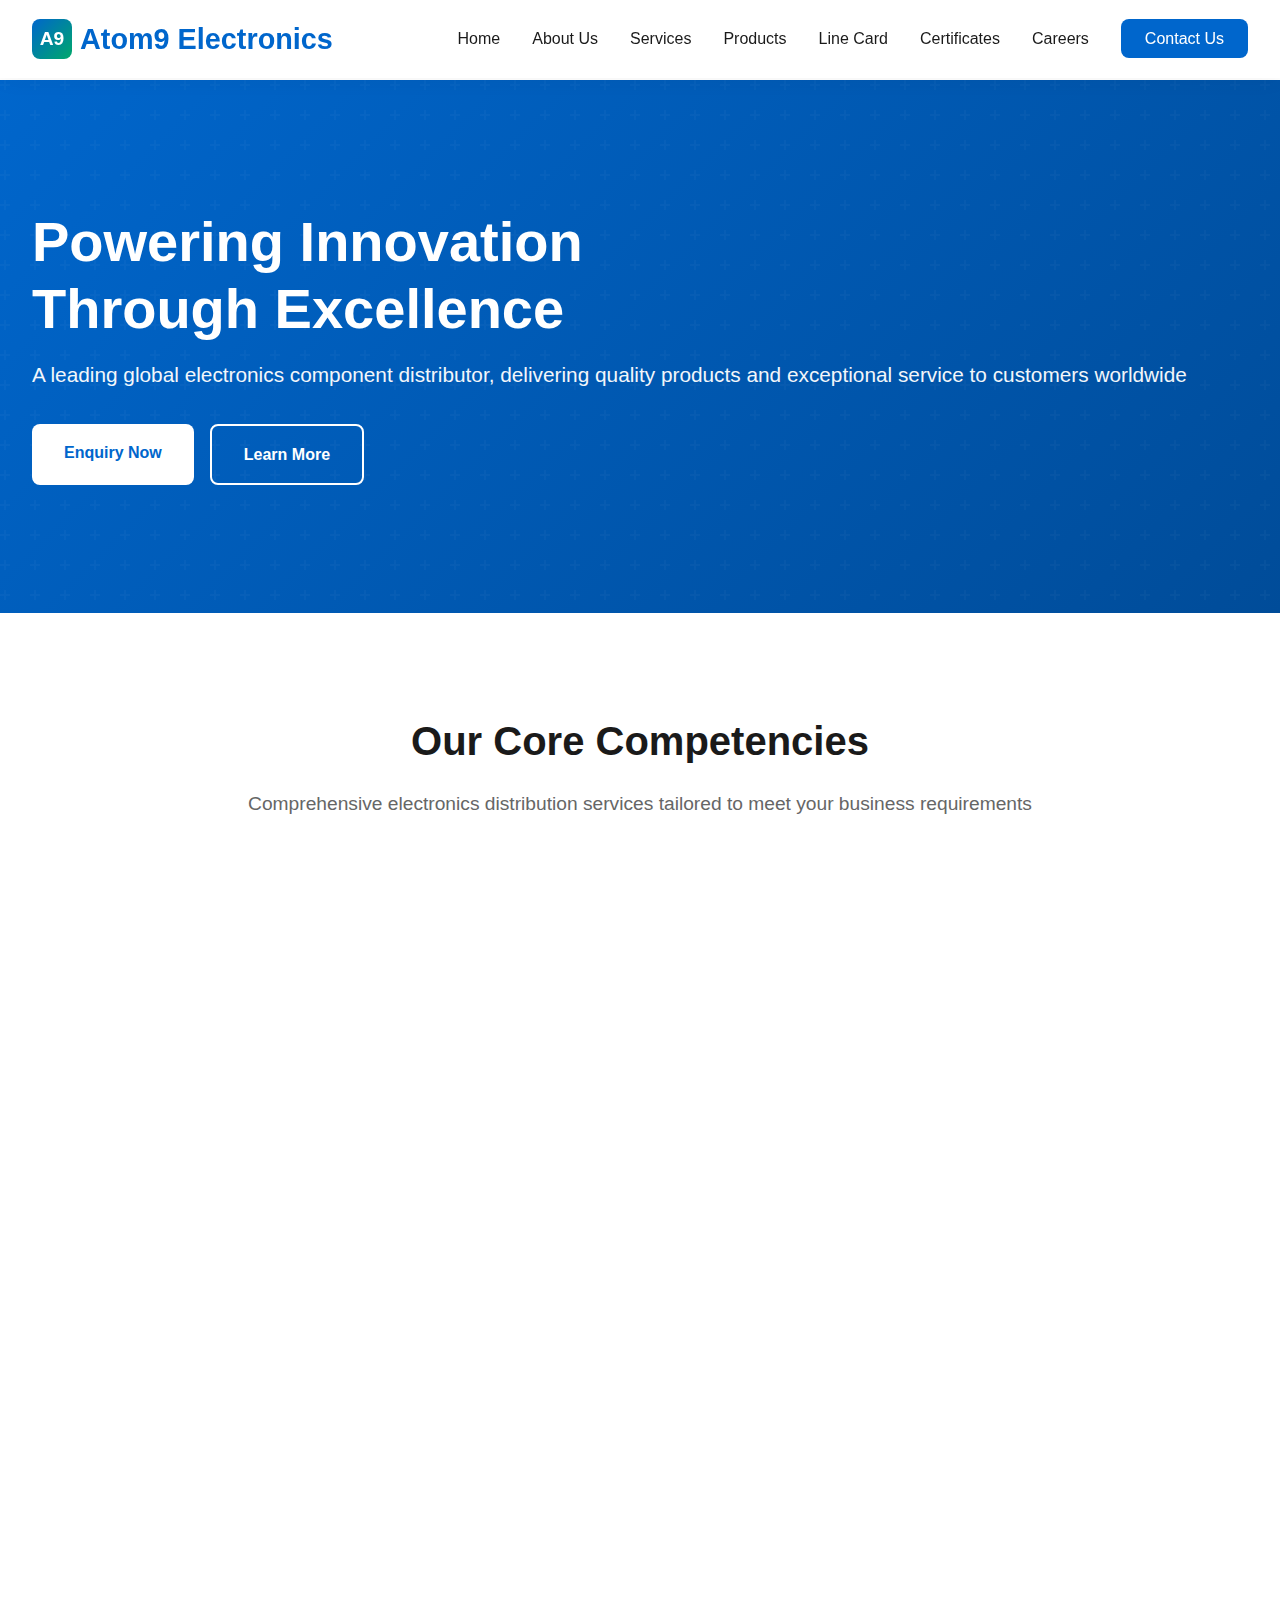
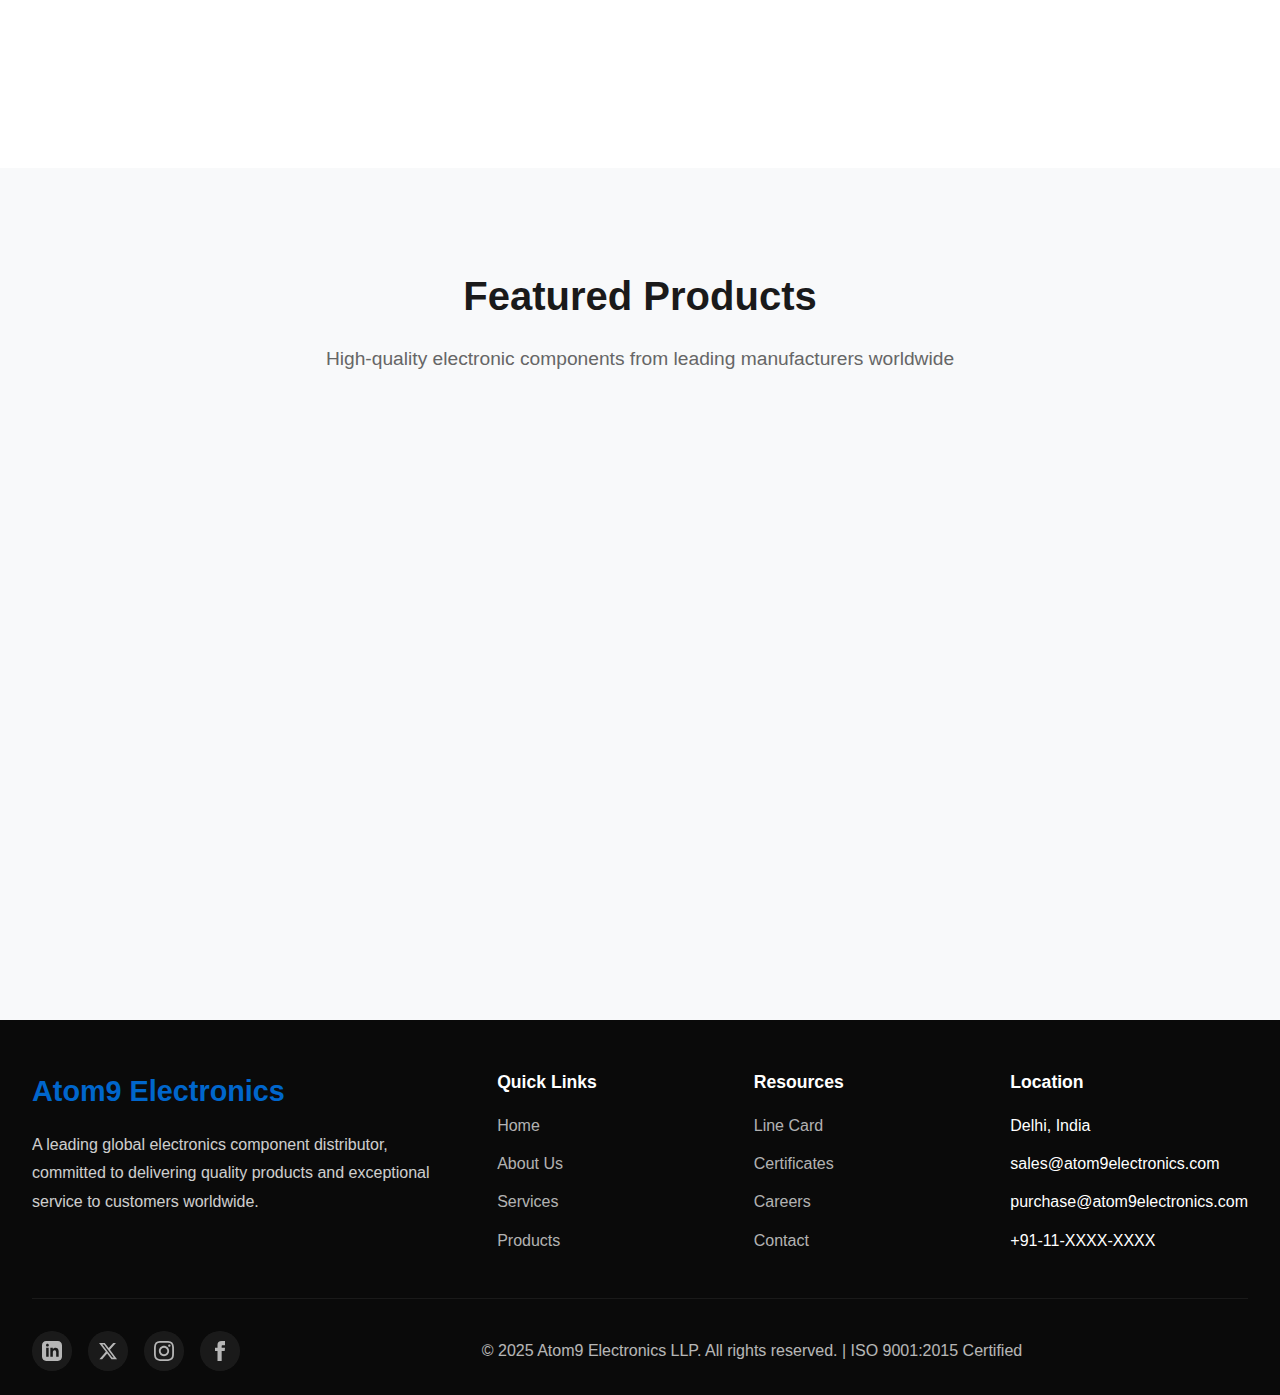
<file: index.html>
<!DOCTYPE html>
<html lang="en">
<head>
    <meta charset="UTF-8">
    <meta name="viewport" content="width=device-width, initial-scale=1.0">
    <title>Atom9 Electronics | Leading Electronics Distribution in Delhi</title>
    <style>
        :root {
            --color-primary: #0066cc;
            --color-primary-dark: #004c99;
            --color-primary-light: #3385d6;
            --color-secondary: #00a86b;
            --color-text: #1a1a1a;
            --color-text-light: #666;
            --color-bg: #ffffff;
            --color-bg-light: #f8f9fa;
            --color-bg-dark: #1a1a1a;
            --color-border: #e0e0e0;
            --font-primary: -apple-system, BlinkMacSystemFont, 'Segoe UI', 'Roboto', sans-serif;
            --transition: all 0.3s cubic-bezier(0.4, 0, 0.2, 1);
        }

        * {
            margin: 0;
            padding: 0;
            box-sizing: border-box;
        }

        body {
            font-family: var(--font-primary);
            color: var(--color-text);
            line-height: 1.6;
            overflow-x: hidden;
        }

        /* Navigation */
        nav {
            position: fixed;
            top: 0;
            width: 100%;
            background: rgba(255, 255, 255, 0.98);
            backdrop-filter: blur(10px);
            box-shadow: 0 2px 20px rgba(0, 0, 0, 0.05);
            z-index: 1000;
            transition: var(--transition);
        }

        nav.scrolled {
            box-shadow: 0 2px 30px rgba(0, 0, 0, 0.1);
        }

        .nav-container {
            max-width: 1400px;
            margin: 0 auto;
            padding: 1rem 2rem;
            display: flex;
            justify-content: space-between;
            align-items: center;
        }

        .logo {
            font-size: 1.8rem;
            font-weight: 700;
            color: var(--color-primary);
            display: flex;
            align-items: center;
            gap: 0.5rem;
        }

        .logo-icon {
            width: 40px;
            height: 40px;
            background: linear-gradient(135deg, var(--color-primary), var(--color-secondary));
            border-radius: 8px;
            display: flex;
            align-items: center;
            justify-content: center;
            color: white;
            font-weight: 900;
            font-size: 1.2rem;
        }

        .nav-links {
            display: flex;
            gap: 2rem;
            list-style: none;
            align-items: center;
        }

        .nav-links a {
            text-decoration: none;
            color: var(--color-text);
            font-weight: 500;
            transition: var(--transition);
            position: relative;
        }

        .nav-links a::after {
            content: '';
            position: absolute;
            bottom: -5px;
            left: 0;
            width: 0;
            height: 2px;
            background: var(--color-primary);
            transition: var(--transition);
        }

        .nav-links a:hover::after {
            width: 100%;
        }

        .cta-nav {
            background: var(--color-primary);
            color: white !important;
            padding: 0.7rem 1.5rem;
            border-radius: 8px;
            transition: var(--transition);
        }

        .cta-nav::after {
            display: none;
        }

        .cta-nav:hover {
            background: var(--color-primary-dark);
            transform: translateY(-2px);
            box-shadow: 0 4px 12px rgba(0, 102, 204, 0.3);
        }

        .mobile-toggle {
            display: none;
            flex-direction: column;
            gap: 5px;
            cursor: pointer;
        }

        .mobile-toggle span {
            width: 25px;
            height: 3px;
            background: var(--color-primary);
            transition: var(--transition);
        }

        /* Hero Section */
        .hero {
            margin-top: 80px;
            background: linear-gradient(135deg, #0066cc 0%, #004c99 100%);
            color: white;
            padding: 8rem 2rem;
            position: relative;
            overflow: hidden;
        }

        .hero::before {
            content: '';
            position: absolute;
            top: 0;
            left: 0;
            right: 0;
            bottom: 0;
            background: url("data:image/svg+xml,%3Csvg width='60' height='60' viewBox='0 0 60 60' xmlns='http://www.w3.org/2000/svg'%3E%3Cg fill='none' fill-rule='evenodd'%3E%3Cg fill='%23ffffff' fill-opacity='0.05'%3E%3Cpath d='M36 34v-4h-2v4h-4v2h4v4h2v-4h4v-2h-4zm0-30V0h-2v4h-4v2h4v4h2V6h4V4h-4zM6 34v-4H4v4H0v2h4v4h2v-4h4v-2H6zM6 4V0H4v4H0v2h4v4h2V6h4V4H6z'/%3E%3C/g%3E%3C/g%3E%3C/svg%3E");
            opacity: 0.5;
        }

        .hero-content {
            max-width: 1400px;
            margin: 0 auto;
            position: relative;
            z-index: 1;
        }

        .hero h1 {
            font-size: 3.5rem;
            font-weight: 800;
            margin-bottom: 1rem;
            line-height: 1.2;
            animation: fadeInUp 0.8s ease;
        }

        .hero-subtitle {
            font-size: 1.3rem;
            margin-bottom: 2rem;
            opacity: 0.95;
            animation: fadeInUp 0.8s ease 0.2s backwards;
        }

        .hero-cta {
            display: flex;
            gap: 1rem;
            animation: fadeInUp 0.8s ease 0.4s backwards;
        }

        .btn {
            padding: 1rem 2rem;
            border-radius: 8px;
            font-weight: 600;
            text-decoration: none;
            transition: var(--transition);
            cursor: pointer;
            border: none;
            font-size: 1rem;
            display: inline-block;
        }

        .btn-primary {
            background: white;
            color: var(--color-primary);
        }

        .btn-primary:hover {
            transform: translateY(-2px);
            box-shadow: 0 10px 25px rgba(0, 0, 0, 0.2);
        }

        .btn-secondary {
            background: transparent;
            color: white;
            border: 2px solid white;
        }

        .btn-secondary:hover {
            background: white;
            color: var(--color-primary);
        }

        /* Stats Section */
        .stats {
            background: var(--color-bg-light);
            padding: 4rem 2rem;
        }

        .stats-container {
            max-width: 1400px;
            margin: 0 auto;
            display: grid;
            grid-template-columns: repeat(auto-fit, minmax(250px, 1fr));
            gap: 3rem;
        }

        .stat-item {
            text-align: center;
        }

        .stat-number {
            font-size: 3rem;
            font-weight: 800;
            color: var(--color-primary);
            margin-bottom: 0.5rem;
        }

        .stat-label {
            font-size: 1.1rem;
            color: var(--color-text-light);
            font-weight: 500;
        }

        /* Services Section */
        .services {
            padding: 6rem 2rem;
            background: white;
        }

        .section-header {
            text-align: center;
            max-width: 800px;
            margin: 0 auto 4rem;
        }

        .section-header h2 {
            font-size: 2.5rem;
            margin-bottom: 1rem;
            color: var(--color-text);
        }

        .section-header p {
            font-size: 1.2rem;
            color: var(--color-text-light);
        }

        .services-grid {
            max-width: 1400px;
            margin: 0 auto;
            display: grid;
            grid-template-columns: repeat(auto-fit, minmax(320px, 1fr));
            gap: 2rem;
        }

        .service-card {
            background: var(--color-bg-light);
            padding: 2.5rem;
            border-radius: 16px;
            transition: var(--transition);
            border: 2px solid transparent;
        }

        .service-card:hover {
            transform: translateY(-8px);
            box-shadow: 0 20px 40px rgba(0, 0, 0, 0.1);
            border-color: var(--color-primary);
        }

        .service-icon {
            width: 60px;
            height: 60px;
            background: linear-gradient(135deg, var(--color-primary), var(--color-secondary));
            border-radius: 12px;
            display: flex;
            align-items: center;
            justify-content: center;
            margin-bottom: 1.5rem;
            font-size: 1.8rem;
        }

        .service-card h3 {
            font-size: 1.4rem;
            margin-bottom: 1rem;
            color: var(--color-text);
        }

        .service-card p {
            color: var(--color-text-light);
            line-height: 1.8;
        }

        /* Products Section */
        .products {
            padding: 6rem 2rem;
            background: var(--color-bg-light);
        }

        .products-grid {
            max-width: 1400px;
            margin: 0 auto;
            display: grid;
            grid-template-columns: repeat(auto-fit, minmax(280px, 1fr));
            gap: 2rem;
        }

        .product-card {
            background: white;
            border-radius: 16px;
            overflow: hidden;
            transition: var(--transition);
            box-shadow: 0 4px 20px rgba(0, 0, 0, 0.08);
        }

        .product-card:hover {
            transform: translateY(-8px);
            box-shadow: 0 20px 40px rgba(0, 0, 0, 0.15);
        }

        .product-image {
            width: 100%;
            height: 220px;
            background: linear-gradient(135deg, #667eea 0%, #764ba2 100%);
            display: flex;
            align-items: center;
            justify-content: center;
            font-size: 4rem;
            color: white;
        }

        .product-info {
            padding: 1.5rem;
        }

        .product-info h3 {
            font-size: 1.3rem;
            margin-bottom: 0.8rem;
            color: var(--color-text);
        }

        .product-info p {
            color: var(--color-text-light);
            margin-bottom: 1.5rem;
            font-size: 0.95rem;
        }

        /* About Section */
        .about {
            padding: 6rem 2rem;
            background: white;
        }

        .about-container {
            max-width: 1400px;
            margin: 0 auto;
            display: grid;
            grid-template-columns: 1fr 1fr;
            gap: 4rem;
            align-items: center;
        }

        .about-content h2 {
            font-size: 2.5rem;
            margin-bottom: 1.5rem;
            color: var(--color-text);
        }

        .about-content p {
            font-size: 1.1rem;
            color: var(--color-text-light);
            margin-bottom: 1.5rem;
            line-height: 1.8;
        }

        .about-features {
            display: grid;
            grid-template-columns: repeat(2, 1fr);
            gap: 1.5rem;
            margin-top: 2rem;
        }

        .feature-item {
            display: flex;
            align-items: start;
            gap: 1rem;
        }

        .feature-icon {
            width: 40px;
            height: 40px;
            background: var(--color-primary);
            color: white;
            border-radius: 8px;
            display: flex;
            align-items: center;
            justify-content: center;
            flex-shrink: 0;
        }

        .about-image {
            background: linear-gradient(135deg, var(--color-primary), var(--color-secondary));
            border-radius: 20px;
            height: 500px;
            display: flex;
            align-items: center;
            justify-content: center;
            color: white;
            font-size: 5rem;
            position: relative;
            overflow: hidden;
        }

        .about-image::before {
            content: '';
            position: absolute;
            width: 200%;
            height: 200%;
            background: radial-gradient(circle, rgba(255,255,255,0.1) 10%, transparent 10%);
            background-size: 30px 30px;
            animation: float 20s linear infinite;
        }

        /* Certifications */
        .certifications {
            padding: 6rem 2rem;
            background: var(--color-bg-light);
        }

        .cert-grid {
            max-width: 1400px;
            margin: 0 auto;
            display: grid;
            grid-template-columns: repeat(auto-fit, minmax(300px, 1fr));
            gap: 2rem;
        }

        .cert-card {
            background: white;
            padding: 2.5rem;
            border-radius: 16px;
            text-align: center;
            transition: var(--transition);
            box-shadow: 0 4px 20px rgba(0, 0, 0, 0.08);
        }

        .cert-card:hover {
            transform: translateY(-5px);
            box-shadow: 0 15px 35px rgba(0, 0, 0, 0.15);
        }

        .cert-badge {
            width: 100px;
            height: 100px;
            background: linear-gradient(135deg, var(--color-primary), var(--color-secondary));
            border-radius: 50%;
            display: flex;
            align-items: center;
            justify-content: center;
            margin: 0 auto 1.5rem;
            font-size: 2.5rem;
            color: white;
        }

        /* Careers Section */
        .careers {
            padding: 6rem 2rem;
            background: white;
        }

        .jobs-grid {
            max-width: 1400px;
            margin: 0 auto;
            display: grid;
            gap: 2rem;
        }

        .job-card {
            background: var(--color-bg-light);
            padding: 2rem;
            border-radius: 16px;
            border-left: 4px solid var(--color-primary);
            transition: var(--transition);
        }

        .job-card:hover {
            transform: translateX(8px);
            box-shadow: 0 10px 30px rgba(0, 0, 0, 0.1);
        }

        .job-header {
            display: flex;
            justify-content: space-between;
            align-items: start;
            margin-bottom: 1.5rem;
        }

        .job-title {
            font-size: 1.5rem;
            color: var(--color-text);
            margin-bottom: 0.5rem;
        }

        .job-meta {
            display: flex;
            gap: 2rem;
            flex-wrap: wrap;
            margin-bottom: 1rem;
        }

        .job-meta-item {
            display: flex;
            align-items: center;
            gap: 0.5rem;
            color: var(--color-text-light);
        }

        .job-description {
            color: var(--color-text-light);
            line-height: 1.8;
            margin-bottom: 1.5rem;
        }

        .btn-apply {
            background: var(--color-primary);
            color: white;
            padding: 0.8rem 1.8rem;
            border-radius: 8px;
            border: none;
            cursor: pointer;
            font-weight: 600;
            transition: var(--transition);
        }

        .btn-apply:hover {
            background: var(--color-primary-dark);
            transform: translateY(-2px);
        }

        /* Contact Section */
        .contact {
            padding: 6rem 2rem;
            background: var(--color-bg-dark);
            color: white;
        }

        .contact-container {
            max-width: 1400px;
            margin: 0 auto;
            display: grid;
            grid-template-columns: 1fr 1fr;
            gap: 4rem;
        }

        .contact-info h2 {
            font-size: 2.5rem;
            margin-bottom: 1.5rem;
        }

        .contact-info p {
            font-size: 1.1rem;
            opacity: 0.9;
            margin-bottom: 2rem;
        }

        .contact-details {
            display: grid;
            gap: 1.5rem;
        }

        .contact-item {
            display: flex;
            align-items: start;
            gap: 1rem;
        }

        .contact-icon {
            width: 50px;
            height: 50px;
            background: rgba(255, 255, 255, 0.1);
            border-radius: 10px;
            display: flex;
            align-items: center;
            justify-content: center;
            font-size: 1.5rem;
            flex-shrink: 0;
        }

        .contact-form {
            background: rgba(255, 255, 255, 0.05);
            padding: 3rem;
            border-radius: 16px;
            backdrop-filter: blur(10px);
        }

        .form-group {
            margin-bottom: 1.5rem;
        }

        .form-group label {
            display: block;
            margin-bottom: 0.5rem;
            font-weight: 500;
        }

        .form-group input,
        .form-group textarea {
            width: 100%;
            padding: 1rem;
            border: 2px solid rgba(255, 255, 255, 0.2);
            border-radius: 8px;
            background: rgba(255, 255, 255, 0.1);
            color: white;
            font-size: 1rem;
            transition: var(--transition);
        }

        .form-group input:focus,
        .form-group textarea:focus {
            outline: none;
            border-color: var(--color-primary);
            background: rgba(255, 255, 255, 0.15);
        }

        .form-group textarea {
            resize: vertical;
            min-height: 150px;
        }

        .btn-submit {
            width: 100%;
            background: var(--color-primary);
            color: white;
            padding: 1rem;
            border: none;
            border-radius: 8px;
            font-size: 1rem;
            font-weight: 600;
            cursor: pointer;
            transition: var(--transition);
        }

        .btn-submit:hover {
            background: var(--color-primary-dark);
        }

        /* Footer */
        footer {
            background: #0a0a0a;
            color: white;
            padding: 3rem 2rem 1.5rem;
        }

        .footer-container {
            max-width: 1400px;
            margin: 0 auto;
            display: grid;
            grid-template-columns: 2fr 1fr 1fr 1fr;
            gap: 3rem;
            margin-bottom: 2rem;
        }

        .footer-brand h3 {
            font-size: 1.8rem;
            margin-bottom: 1rem;
            color: var(--color-primary);
        }

        .footer-brand p {
            opacity: 0.8;
            line-height: 1.8;
        }

        .footer-links h4 {
            margin-bottom: 1rem;
            font-size: 1.1rem;
        }

        .footer-links ul {
            list-style: none;
        }

        .footer-links ul li {
            margin-bottom: 0.8rem;
        }

        .footer-links ul li a {
            color: rgba(255, 255, 255, 0.7);
            text-decoration: none;
            transition: var(--transition);
        }

        .footer-links ul li a:hover {
            color: var(--color-primary);
            padding-left: 5px;
        }

        .footer-bottom {
            display: flex;
            justify-content: space-between;
            align-items: center;
            padding-top: 2rem;
            border-top: 1px solid rgba(255, 255, 255, 0.1);
            opacity: 0.7;
        }

        .footer-bottom-text {
            text-align: center;
            flex: 1;
        }

        .social-icons {
            display: flex;
            gap: 1rem;
            margin-right: 1rem;
        }

        .social-icon {
            width: 40px;
            height: 40px;
            background: rgba(255, 255, 255, 0.1);
            border-radius: 50%;
            display: flex;
            align-items: center;
            justify-content: center;
            color: white;
            text-decoration: none;
            font-size: 1.2rem;
            transition: var(--transition);
        }

        .social-icon:hover {
            background: var(--color-primary);
            transform: translateY(-3px);
        }

        .social-icon svg {
            width: 20px;
            height: 20px;
            fill: currentColor;
        }

        /* Animations */
        @keyframes fadeInUp {
            from {
                opacity: 0;
                transform: translateY(30px);
            }
            to {
                opacity: 1;
                transform: translateY(0);
            }
        }

        @keyframes float {
            from {
                transform: rotate(0deg);
            }
            to {
                transform: rotate(360deg);
            }
        }

        /* Responsive Design */
        @media (max-width: 968px) {
            .nav-links {
                position: fixed;
                top: 80px;
                left: -100%;
                flex-direction: column;
                background: white;
                width: 100%;
                padding: 2rem;
                box-shadow: 0 10px 30px rgba(0, 0, 0, 0.1);
                transition: var(--transition);
            }

            .nav-links.active {
                left: 0;
            }

            .mobile-toggle {
                display: flex;
            }

            .hero h1 {
                font-size: 2.5rem;
            }

            .hero-subtitle {
                font-size: 1.1rem;
            }

            .hero-cta {
                flex-direction: column;
            }

            .about-container,
            .contact-container {
                grid-template-columns: 1fr;
            }

            .footer-container {
                grid-template-columns: 1fr;
            }

            .about-features {
                grid-template-columns: 1fr;
            }

            .footer-bottom {
                flex-direction: column;
                gap: 1rem;
            }

            .social-icons {
                margin-right: 0;
                order: -1;
            }
        }

        /* Page Sections */
        .page-section {
            display: none;
        }

        .page-section.active {
            display: block;
        }

        /* Line Card Section */
        .linecard {
            padding: 6rem 2rem;
            background: white;
        }

        .brands-grid {
            max-width: 1400px;
            margin: 0 auto;
            display: grid;
            grid-template-columns: repeat(auto-fit, minmax(200px, 1fr));
            gap: 2rem;
        }

        .brand-card {
            background: var(--color-bg-light);
            padding: 2rem;
            border-radius: 12px;
            text-align: center;
            transition: var(--transition);
            border: 2px solid transparent;
        }

        .brand-card:hover {
            border-color: var(--color-primary);
            transform: translateY(-5px);
            box-shadow: 0 10px 25px rgba(0, 0, 0, 0.1);
        }

        .brand-logo {
            font-size: 2.5rem;
            margin-bottom: 1rem;
        }

        .brand-name {
            font-weight: 600;
            color: var(--color-text);
        }
    </style>
</head>
<body>
    <!-- Navigation -->
    <nav id="navbar">
        <div class="nav-container">        <a href="#home" onclick="showPage('home')" class="logo" style="text-decoration: none; color: var(--color-primary);">
            <div class="logo-icon">A9</div>
            <span>Atom9 Electronics</span>
        </a>
            <ul class="nav-links" id="navLinks">
                <li><a href="#home" onclick="showPage('home')">Home</a></li>
                <li><a href="#about" onclick="showPage('about')">About Us</a></li>
                <li><a href="#services" onclick="showPage('services')">Services</a></li>
                <li><a href="#products" onclick="showPage('products')">Products</a></li>
                <li><a href="#linecard" onclick="showPage('linecard')">Line Card</a></li>
                <li><a href="#certifications" onclick="showPage('certifications')">Certificates</a></li>
                <li><a href="#careers" onclick="showPage('careers')">Careers</a></li>
                <li><a href="#contact" class="cta-nav" onclick="showPage('contact')">Contact Us</a></li>
            </ul>
            <div class="mobile-toggle" onclick="toggleMobileMenu()">
                <span></span>
                <span></span>
                <span></span>
            </div>
        </div>
    </nav>

    <!-- Home Page -->
    <div id="home" class="page-section active">
        <!-- Hero Section -->
        <section class="hero">
            <div class="hero-content">
                <h1>Powering Innovation<br>Through Excellence</h1>
                <p class="hero-subtitle">A leading global electronics component distributor, delivering quality products and exceptional service to customers worldwide</p>
                <div class="hero-cta">
                    <a href="#contact" onclick="showPage('contact')" class="btn btn-primary">Enquiry Now</a>
                    <a href="#about" onclick="showPage('about')" class="btn btn-secondary">Learn More</a>
                </div>
            </div>
        </section>

        <!-- Services Preview -->
        <section class="services">
            <div class="section-header">
                <h2>Our Core Competencies</h2>
                <p>Comprehensive electronics distribution services tailored to meet your business requirements</p>
            </div>
            <div class="services-grid">
                <div class="service-card">
                    <div class="service-icon">🎯</div>
                    <h3>Component Sourcing</h3>
                    <p>Global sourcing network utilizing our purchasing hubs across Asia and international distribution channels to meet your requirements with quality components.</p>
                </div>
                <div class="service-card">
                    <div class="service-icon">📦</div>
                    <h3>BOM Support</h3>
                    <p>Comprehensive Bill of Materials (BOM) assistance for your projects. Our team analyzes your BOM requirements, sources all components, provides pricing and lead times, and offers alternative suggestions to optimize costs and availability.</p>
                </div>
                <div class="service-card">
                    <div class="service-icon">⚡</div>
                    <h3>Obsolescence Management</h3>
                    <p>Expert solutions for managing obsolete components, ensuring your operations continue smoothly with alternative solutions and extended lifecycle support.</p>
                </div>
                <div class="service-card">
                    <div class="service-icon">🔍</div>
                    <h3>Quality Assurance</h3>
                    <p>ISO 9001:2015 certified processes ensuring complete traceability, incoming/outgoing material inspection, and rigorous quality control procedures.</p>
                </div>
                <div class="service-card">
                    <div class="service-icon">🚚</div>
                    <h3>Logistics Support</h3>
                    <p>Experienced logistics team providing reliable services with strict guidelines to prevent delays, maintaining complete end-to-end traceability of shipments.</p>
                </div>
                <div class="service-card">
                    <div class="service-icon">🤝</div>
                    <h3>Vendor Consolidation</h3>
                    <p>Single point of contact for all your procurement needs, simplifying multi-vendor transactions and providing consolidated delivery within your budget.</p>
                </div>
            </div>
        </section>

        <!-- Products Preview -->
        <section class="products">
            <div class="section-header">
                <h2>Featured Products</h2>
                <p>High-quality electronic components from leading manufacturers worldwide</p>
            </div>
            <div class="products-grid">
                <div class="product-card">
                    <div class="product-image">📱</div>
                    <div class="product-info">
                        <h3>Passive Components</h3>
                        <p>Resistors, capacitors, inductors from leading manufacturers with full traceability and quality assurance.</p>
                        <button class="btn btn-primary" onclick="showPage('contact')">Enquiry Now</button>
                    </div>
                </div>
                <div class="product-card">
                    <div class="product-image">💾</div>
                    <div class="product-info">
                        <h3>Semiconductors</h3>
                        <p>Comprehensive range of ICs, microcontrollers, and processors for diverse applications.</p>
                        <button class="btn btn-primary" onclick="showPage('contact')">Enquiry Now</button>
                    </div>
                </div>
                <div class="product-card">
                    <div class="product-image">🔋</div>
                    <div class="product-info">
                        <h3>Power Solutions</h3>
                        <p>Power management ICs, converters, and battery solutions for efficient energy management.</p>
                        <button class="btn btn-primary" onclick="showPage('contact')">Enquiry Now</button>
                    </div>
                </div>
                <div class="product-card">
                    <div class="product-image">🔗</div>
                    <div class="product-info">
                        <h3>Connectors & Cables</h3>
                        <p>Industrial-grade connectors, cables, and interconnect solutions for reliable connections.</p>
                        <button class="btn btn-primary" onclick="showPage('contact')">Enquiry Now</button>
                    </div>
                </div>
            </div>
        </section>
    </div>

    <!-- About Us Page -->
    <div id="about" class="page-section">
        <section class="about" style="margin-top: 80px;">
            <div class="about-container">
                <div class="about-content">
                    <h2>About Atom9 Electronics</h2>
                    <p>As a leading electronics component distributor based in Delhi, India, Atom9 Electronics sources components from across the world, utilizing our purchasing hub in Asia and global distribution network. We work with our network of suppliers to help customers manage market conditions, continue to meet their commitments, and grow their businesses.</p>
                    <p>We understand the importance of quality supply, which is why it is an integral part of our business. We add our own bespoke quality processes to ensure that our customers can always be confident in the integrity of the supply chain.</p>
                    <p>Being independent, we can be much more flexible in our approach and our ability to make decisions on sourcing, financing, and stocking to prevent problems in our customers' supply chains. Our leadership and management teams are hands-on and responsive, and the entire Atom9 team is focused and empowered to deliver a personal service to meet customer requirements.</p>
                    <div class="about-features">
                        <div class="feature-item">
                            <div class="feature-icon">✓</div>
                            <div>
                                <strong>ISO 9001:2015 Certified</strong>
                                <p style="margin-top: 0.3rem; color: var(--color-text-light); font-size: 0.95rem;">Quality management standards</p>
                            </div>
                        </div>
                        <div class="feature-item">
                            <div class="feature-icon">✓</div>
                            <div>
                                <strong>Global Network</strong>
                                <p style="margin-top: 0.3rem; color: var(--color-text-light); font-size: 0.95rem;">Worldwide sourcing capabilities</p>
                            </div>
                        </div>
                        <div class="feature-item">
                            <div class="feature-icon">✓</div>
                            <div>
                                <strong>Quality Assurance</strong>
                                <p style="margin-top: 0.3rem; color: var(--color-text-light); font-size: 0.95rem;">Rigorous testing protocols</p>
                            </div>
                        </div>
                        <div class="feature-item">
                            <div class="feature-icon">✓</div>
                            <div>
                                <strong>Expert Team</strong>
                                <p style="margin-top: 0.3rem; color: var(--color-text-light); font-size: 0.95rem;">Experienced professionals</p>
                            </div>
                        </div>
                    </div>
                </div>
                <div class="about-image">⚡</div>
            </div>
        </section>

        <section class="services">
            <div class="section-header">
                <h2>Why Choose Atom9 Electronics</h2>
                <p>Comprehensive solutions backed by expertise and commitment</p>
            </div>
            <div class="services-grid">
                <div class="service-card">
                    <div class="service-icon">📋</div>
                    <h3>Documentation & Procedures</h3>
                    <p>Comprehensive documentation and standardized procedures ensuring complete transparency and compliance throughout the supply chain.</p>
                </div>
                <div class="service-card">
                    <div class="service-icon">🎓</div>
                    <h3>Employee Training</h3>
                    <p>Continuous training programs ensuring our team stays updated with latest industry standards and best practices in electronics distribution.</p>
                </div>
                <div class="service-card">
                    <div class="service-icon">🛡️</div>
                    <h3>Preventive Quality Procedures</h3>
                    <p>Proactive quality measures to prevent defects and ensure consistent delivery of authentic, high-quality components.</p>
                </div>
                <div class="service-card">
                    <div class="service-icon">🔗</div>
                    <h3>Complete Traceability</h3>
                    <p>Part beginning-to-end traceability ensuring complete visibility and accountability throughout the entire supply chain process.</p>
                </div>
                <div class="service-card">
                    <div class="service-icon">💰</div>
                    <h3>Excess Stock Management</h3>
                    <p>We help manage your excess inventory, buying surplus components to free up your cashflow and warehouse space efficiently.</p>
                </div>
                <div class="service-card">
                    <div class="service-icon">🔬</div>
                    <h3>Sample Support</h3>
                    <p>Rapid sample support for design and development activities with minimum quantities and quick deliveries from our extensive stock.</p>
                </div>
            </div>
        </section>
    </div>

    <!-- Services Page -->
    <div id="services" class="page-section">
        <section class="services" style="margin-top: 80px; padding-top: 8rem;">
            <div class="section-header">
                <h2>Our Services</h2>
                <p>Comprehensive electronics distribution solutions tailored to your needs</p>
            </div>
            <div class="services-grid">
                <div class="service-card">
                    <div class="service-icon">🌐</div>
                    <h3>Global Component Sourcing</h3>
                    <p>Leverage our international network to source electronic components from verified manufacturers worldwide. Our purchasing hubs in Asia and global distribution channels ensure access to quality parts at competitive prices.</p>
                </div>
                <div class="service-card">
                    <div class="service-icon">📊</div>
                    <h3>BOM Support</h3>
                    <p>Comprehensive Bill of Materials (BOM) assistance for your projects. Our team analyzes your BOM requirements, sources all components, provides pricing and lead times, and offers alternative suggestions to optimize costs and availability.</p>
                </div>
                <div class="service-card">
                    <div class="service-icon">♻️</div>
                    <h3>Obsolescence Management</h3>
                    <p>Expert solutions for managing obsolete components. We provide alternative sourcing, cross-reference matching, and lifecycle extension services to keep your legacy systems operational.</p>
                </div>
                <div class="service-card">
                    <div class="service-icon">✅</div>
                    <h3>Quality Management System</h3>
                    <p>ISO 9001:2015 certified quality processes including incoming/outgoing inspection, vendor selection and rating, comprehensive documentation, and preventive quality procedures.</p>
                </div>
                <div class="service-card">
                    <div class="service-icon">🚢</div>
                    <h3>Logistics & Distribution</h3>
                    <p>Experienced logistics team providing reliable global shipping services with strict guidelines to prevent delays. Complete documentation and end-to-end tracking for all shipments.</p>
                </div>
                <div class="service-card">
                    <div class="service-icon">🤝</div>
                    <h3>Vendor Consolidation</h3>
                    <p>Simplify your procurement with our single-point-of-contact service. We consolidate multiple vendor transactions, providing integrated solutions within your budget and timeline.</p>
                </div>
                <div class="service-card">
                    <div class="service-icon">📦</div>
                    <h3>Kitting Services</h3>
                    <p>Custom kitting solutions to streamline your production. We gather and package individual components into pre-defined sets, reducing your assembly time and inventory management overhead.</p>
                </div>
                <div class="service-card">
                    <div class="service-icon">🔍</div>
                    <h3>Component Traceability</h3>
                    <p>Complete traceability from manufacturer to end-user. Our comprehensive tracking system ensures authenticity verification, compliance documentation, and full supply chain transparency.</p>
                </div>
                <div class="service-card">
                    <div class="service-icon">🎯</div>
                    <h3>Technical Support</h3>
                    <p>Expert technical assistance for component selection, cross-referencing, and application support. Our knowledgeable team helps you find the right solutions for your specific requirements.</p>
                </div>
            </div>
        </section>

        <section class="stats">
            <div class="section-header">
                <h2>Service Guarantees</h2>
                <p>Our commitment to excellence in every aspect</p>
            </div>
            <div class="services-grid" style="max-width: 1400px; margin: 2rem auto 0;">
                <div class="service-card">
                    <div class="service-icon">🛡️</div>
                    <h3>Parts Guarantee</h3>
                    <p>We provide a guarantee for all our supplies. In case of any deviation from manufacturer specifications, we ensure one-to-one replacement within stipulated time (Terms and conditions apply).</p>
                </div>
                <div class="service-card">
                    <div class="service-icon">⚡</div>
                    <h3>Quick Response Time</h3>
                    <p>Our team prioritizes enquiries to ensure maximum business opportunities. We commit to quick response on all RFQs including spot buy, lead time buy, and bidding buy requirements.</p>
                </div>
                <div class="service-card">
                    <div class="service-icon">💼</div>
                    <h3>Flexible Solutions</h3>
                    <p>Being independent allows us greater flexibility in sourcing, financing, and stocking decisions to prevent problems in your supply chain and meet unique requirements.</p>
                </div>
            </div>
        </section>
    </div>

    <!-- Products Page -->
    <div id="products" class="page-section">
        <section class="products" style="margin-top: 80px; padding-top: 8rem; background: white;">
            <div class="section-header">
                <h2>Our Product Range</h2>
                <p>Premium quality electronic components from trusted manufacturers</p>
            </div>
            <div class="products-grid">
                <div class="product-card">
                    <div class="product-image" style="background: linear-gradient(135deg, #667eea 0%, #764ba2 100%);">📱</div>
                    <div class="product-info">
                        <h3>Microcontrollers & Processors</h3>
                        <p>Latest microcontrollers, DSPs, and processors from leading manufacturers including ARM, AVR, and PIC series.</p>
                        <button class="btn btn-primary" onclick="showPage('contact')">Enquiry Now</button>
                    </div>
                </div>
                <div class="product-card">
                    <div class="product-image" style="background: linear-gradient(135deg, #f093fb 0%, #f5576c 100%);">🔌</div>
                    <div class="product-info">
                        <h3>Capacitors - All Types</h3>
                        <p>Aluminum electrolytic, ceramic, tantalum, film capacitors with various voltage and capacitance ratings.</p>
                        <button class="btn btn-primary" onclick="showPage('contact')">Enquiry Now</button>
                    </div>
                </div>
                <div class="product-card">
                    <div class="product-image" style="background: linear-gradient(135deg, #4facfe 0%, #00f2fe 100%);">⚡</div>
                    <div class="product-info">
                        <h3>Resistors & Networks</h3>
                        <p>Precision resistors, resistor networks, potentiometers in through-hole and surface mount packages.</p>
                        <button class="btn btn-primary" onclick="showPage('contact')">Enquiry Now</button>
                    </div>
                </div>
                <div class="product-card">
                    <div class="product-image" style="background: linear-gradient(135deg, #43e97b 0%, #38f9d7 100%);">💡</div>
                    <div class="product-info">
                        <h3>LED & Display Solutions</h3>
                        <p>LEDs, seven-segment displays, LCD modules, OLED displays for various applications.</p>
                        <button class="btn btn-primary" onclick="showPage('contact')">Enquiry Now</button>
                    </div>
                </div>
                <div class="product-card">
                    <div class="product-image" style="background: linear-gradient(135deg, #fa709a 0%, #fee140 100%);">🔋</div>
                    <div class="product-info">
                        <h3>Power Management ICs</h3>
                        <p>Voltage regulators, DC-DC converters, power MOSFETs, and complete power management solutions.</p>
                        <button class="btn btn-primary" onclick="showPage('contact')">Enquiry Now</button>
                    </div>
                </div>
                <div class="product-card">
                    <div class="product-image" style="background: linear-gradient(135deg, #30cfd0 0%, #330867 100%);">🎛️</div>
                    <div class="product-info">
                        <h3>Sensors & Transducers</h3>
                        <p>Temperature, pressure, motion, proximity sensors and transducers for industrial and consumer applications.</p>
                        <button class="btn btn-primary" onclick="showPage('contact')">Enquiry Now</button>
                    </div>
                </div>
                <div class="product-card">
                    <div class="product-image" style="background: linear-gradient(135deg, #a8edea 0%, #fed6e3 100%);">🔗</div>
                    <div class="product-info">
                        <h3>Connectors & Terminals</h3>
                        <p>Industrial connectors, terminal blocks, headers, sockets for reliable electrical connections.</p>
                        <button class="btn btn-primary" onclick="showPage('contact')">Enquiry Now</button>
                    </div>
                </div>
                <div class="product-card">
                    <div class="product-image" style="background: linear-gradient(135deg, #ff9a9e 0%, #fecfef 100%);">⚙️</div>
                    <div class="product-info">
                        <h3>Semiconductors & ICs</h3>
                        <p>Comprehensive range of analog and digital ICs, operational amplifiers, logic gates, and specialized chips.</p>
                        <button class="btn btn-primary" onclick="showPage('contact')">Enquiry Now</button>
                    </div>
                </div>
                <div class="product-card">
                    <div class="product-image" style="background: linear-gradient(135deg, #ffecd2 0%, #fcb69f 100%);">🌡️</div>
                    <div class="product-info">
                        <h3>Oscillators & Crystals</h3>
                        <p>Quartz crystals, ceramic resonators, oscillators for timing and frequency control applications.</p>
                        <button class="btn btn-primary" onclick="showPage('contact')">Enquiry Now</button>
                    </div>
                </div>
            </div>
        </section>
    </div>

    <!-- Line Card Page -->
    <div id="linecard" class="page-section">
        <section class="linecard" style="margin-top: 80px; padding-top: 8rem;">
            <div class="section-header">
                <h2>Our Line Card</h2>
                <p>Distributor supporting leading global electronics manufacturers</p>
            </div>
            <div class="brands-grid">
                <div class="brand-card">
                    <div class="brand-logo">📟</div>
                    <div class="brand-name">Texas Instruments</div>
                </div>
                <div class="brand-card">
                    <div class="brand-logo">💾</div>
                    <div class="brand-name">Microchip Technology</div>
                </div>
                <div class="brand-card">
                    <div class="brand-logo">⚡</div>
                    <div class="brand-name">STMicroelectronics</div>
                </div>
                <div class="brand-card">
                    <div class="brand-logo">🔌</div>
                    <div class="brand-name">NXP Semiconductors</div>
                </div>
                <div class="brand-card">
                    <div class="brand-logo">🎯</div>
                    <div class="brand-name">Infineon Technologies</div>
                </div>
                <div class="brand-card">
                    <div class="brand-logo">📡</div>
                    <div class="brand-name">Analog Devices</div>
                </div>
                <div class="brand-card">
                    <div class="brand-logo">🔋</div>
                    <div class="brand-name">Maxim Integrated</div>
                </div>
                <div class="brand-card">
                    <div class="brand-logo">💡</div>
                    <div class="brand-name">ON Semiconductor</div>
                </div>
                <div class="brand-card">
                    <div class="brand-logo">🌐</div>
                    <div class="brand-name">Renesas Electronics</div>
                </div>
                <div class="brand-card">
                    <div class="brand-logo">⚙️</div>
                    <div class="brand-name">Vishay Intertechnology</div>
                </div>
                <div class="brand-card">
                    <div class="brand-logo">🔬</div>
                    <div class="brand-name">Murata Manufacturing</div>
                </div>
                <div class="brand-card">
                    <div class="brand-logo">🎛️</div>
                    <div class="brand-name">TE Connectivity</div>
                </div>
            </div>
        </section>

        <section class="services" style="background: var(--color-bg-light);">
            <div class="section-header">
                <h2>Product Categories</h2>
                <p>Comprehensive range across all major electronics categories</p>
            </div>
            <div class="services-grid">
                <div class="service-card">
                    <h3>Active Components</h3>
                    <p>Microcontrollers, processors, memory chips, FPGAs, ASICs, and specialized integrated circuits.</p>
                </div>
                <div class="service-card">
                    <h3>Passive Components</h3>
                    <p>Resistors, capacitors, inductors, transformers, filters, and passive networks in all packages.</p>
                </div>
                <div class="service-card">
                    <h3>Electromechanical</h3>
                    <p>Relays, switches, connectors, terminals, fuses, circuit breakers, and protection devices.</p>
                </div>
                <div class="service-card">
                    <h3>Power Electronics</h3>
                    <p>Power supplies, converters, inverters, rectifiers, voltage regulators, and power management ICs.</p>
                </div>
                <div class="service-card">
                    <h3>Optoelectronics</h3>
                    <p>LEDs, displays, optocouplers, photodiodes, laser diodes, and optical sensors.</p>
                </div>
                <div class="service-card">
                    <h3>RF & Wireless</h3>
                    <p>RF modules, antennas, transceivers, amplifiers, filters for wireless communication applications.</p>
                </div>
            </div>
        </section>
    </div>

    <!-- Certifications Page -->
    <div id="certifications" class="page-section">
        <section class="certifications" style="margin-top: 80px; padding-top: 8rem;">
            <div class="section-header">
                <h2>Certifications & Quality Standards</h2>
                <p>Committed to excellence through internationally recognized quality standards</p>
            </div>
            <div class="cert-grid">
                <div class="cert-card">
                    <div class="cert-badge">🏆</div>
                    <h3>ISO 9001:2015</h3>
                    <p>Quality Management Systems certification ensuring consistent quality and customer satisfaction through documented processes and continuous improvement.</p>
                </div>
                <div class="cert-card">
                    <div class="cert-badge">✓</div>
                    <h3>AS9120B</h3>
                    <p>Aerospace standard for quality management, ensuring traceability and quality control for aviation and defense industry components.</p>
                </div>
                <div class="cert-card">
                    <div class="cert-badge">🌍</div>
                    <h3>ISO 14001</h3>
                    <p>Environmental Management Systems certification demonstrating our commitment to sustainable and environmentally responsible business practices.</p>
                </div>
                <div class="cert-card">
                    <div class="cert-badge">🔒</div>
                    <h3>ESD S20.20</h3>
                    <p>Electrostatic Discharge control program certification ensuring proper handling and protection of sensitive electronic components.</p>
                </div>
                <div class="cert-card">
                    <div class="cert-badge">📋</div>
                    <h3>RoHS Compliant</h3>
                    <p>Full compliance with Restriction of Hazardous Substances directive, ensuring environmentally friendly and safe electronic components.</p>
                </div>
                <div class="cert-card">
                    <div class="cert-badge">🛡️</div>
                    <h3>REACH Compliant</h3>
                    <p>Compliance with EU REACH regulation for Registration, Evaluation, Authorization and restriction of Chemicals in our supply chain.</p>
                </div>
            </div>
        </section>

        <section class="services" style="background: white;">
            <div class="section-header">
                <h2>Quality Assurance Processes</h2>
                <p>Comprehensive quality control at every step</p>
            </div>
            <div class="services-grid">
                <div class="service-card">
                    <div class="service-icon">🔍</div>
                    <h3>Incoming Inspection</h3>
                    <p>Rigorous inspection of all incoming materials including visual inspection, quantity verification, and authenticity checks against manufacturer standards.</p>
                </div>
                <div class="service-card">
                    <div class="service-icon">📊</div>
                    <h3>Vendor Selection & Rating</h3>
                    <p>Comprehensive vendor evaluation process including performance metrics, quality ratings, and regular audits to maintain our selective vendor list.</p>
                </div>
                <div class="service-card">
                    <div class="service-icon">📝</div>
                    <h3>Documentation Control</h3>
                    <p>Complete documentation and procedures maintained for all operations ensuring traceability, compliance, and quality at every stage of the supply chain.</p>
                </div>
                <div class="service-card">
                    <div class="service-icon">🎓</div>
                    <h3>Continuous Training</h3>
                    <p>Regular employee training programs covering quality standards, handling procedures, industry updates, and best practices in electronics distribution.</p>
                </div>
                <div class="service-card">
                    <div class="service-icon">🛡️</div>
                    <h3>Preventive Quality Measures</h3>
                    <p>Proactive quality procedures designed to prevent defects and non-conformances before they occur, ensuring consistent delivery excellence.</p>
                </div>
                <div class="service-card">
                    <div class="service-icon">🔗</div>
                    <h3>End-to-End Traceability</h3>
                    <p>Complete part traceability from manufacturer to end-user with comprehensive records including lot codes, date codes, and chain of custody documentation.</p>
                </div>
            </div>
        </section>
    </div>

    <!-- Careers Page -->
    <div id="careers" class="page-section">
        <section class="careers" style="margin-top: 80px; padding-top: 8rem;">
            <div class="section-header">
                <h2>Join Our Team</h2>
                <p>Be part of a dynamic team driving innovation in electronics distribution</p>
            </div>
            <div class="jobs-grid">
                <div class="job-card">
                    <div class="job-header">
                        <div>
                            <h3 class="job-title">Sales Executive</h3>
                            <div class="job-meta">
                                <div class="job-meta-item">📍 Delhi</div>
                                <div class="job-meta-item">💼 Sales Department</div>
                                <div class="job-meta-item">⏱️ 2-3 Years Experience</div>
                            </div>
                        </div>
                    </div>
                    <div class="job-description">
                        <strong>Key Responsibilities:</strong><br>
                        • Lead Management: Generate and qualify sales opportunities to drive profitable growth<br>
                        • Customer Management: Manage existing and potential customers to achieve sales targets<br>
                        • Sales Planning: Create action plans aligned with company strategy and execute recovery plans<br>
                        • Cross-functional Liaison: Work across all departments to ensure customer satisfaction
                    </div>
                    <button class="btn-apply" onclick="showContactForm('Sales Executive')">Apply Now</button>
                </div>

                <div class="job-card">
                    <div class="job-header">
                        <div>
                            <h3 class="job-title">Purchasing Executive</h3>
                            <div class="job-meta">
                                <div class="job-meta-item">📍 Delhi</div>
                                <div class="job-meta-item">💼 Purchase Department</div>
                                <div class="job-meta-item">⏱️ 1-3 Years Experience</div>
                            </div>
                        </div>
                    </div>
                    <div class="job-description">
                        <strong>Key Responsibilities:</strong><br>
                        • Vendor Management: Find qualified suppliers, negotiate contracts, and control costs<br>
                        • Cost Management: Budget planning and control to ensure profitable business operations<br>
                        • Time Management: Quick response to RFQs and prioritization of sales team enquiries<br>
                        • Delivery Management: Ensure timely movement of materials from supplier to customer
                    </div>
                    <button class="btn-apply" onclick="showContactForm('Purchasing Executive')">Apply Now</button>
                </div>

                <div class="job-card">
                    <div class="job-header">
                        <div>
                            <h3 class="job-title">Quality Assurance Engineer</h3>
                            <div class="job-meta">
                                <div class="job-meta-item">📍 Delhi</div>
                                <div class="job-meta-item">💼 Quality Department</div>
                                <div class="job-meta-item">⏱️ 2-4 Years Experience</div>
                            </div>
                        </div>
                    </div>
                    <div class="job-description">
                        <strong>Key Responsibilities:</strong><br>
                        • Quality Control: Implement and maintain ISO 9001:2015 quality management systems<br>
                        • Inspection: Conduct incoming/outgoing material inspections and testing<br>
                        • Documentation: Maintain quality records and traceability documentation<br>
                        • Process Improvement: Identify and implement preventive quality measures
                    </div>
                    <button class="btn-apply" onclick="showContactForm('Quality Assurance Engineer')">Apply Now</button>
                </div>

                <div class="job-card">
                    <div class="job-header">
                        <div>
                            <h3 class="job-title">Logistics Coordinator</h3>
                            <div class="job-meta">
                                <div class="job-meta-item">📍 Delhi</div>
                                <div class="job-meta-item">💼 Logistics Department</div>
                                <div class="job-meta-item">⏱️ 1-3 Years Experience</div>
                            </div>
                        </div>
                    </div>
                    <div class="job-description">
                        <strong>Key Responsibilities:</strong><br>
                        • Shipment Management: Coordinate domestic and international shipments efficiently<br>
                        • Documentation: Prepare and maintain complete shipping and customs documentation<br>
                        • Tracking: Monitor shipments and ensure timely delivery to customers<br>
                        • Vendor Relations: Liaise with freight forwarders and logistics service providers
                    </div>
                    <button class="btn-apply" onclick="showContactForm('Logistics Coordinator')">Apply Now</button>
                </div>
            </div>
        </section>

        <section class="stats">
            <div class="section-header">
                <h2>Why Work With Us</h2>
                <p>Building careers in a growing organization</p>
            </div>
            <div class="services-grid" style="max-width: 1400px; margin: 2rem auto 0;">
                <div class="service-card">
                    <div class="service-icon">🎯</div>
                    <h3>Career Growth</h3>
                    <p>Clear career progression paths with opportunities for skill development and advancement within the organization.</p>
                </div>
                <div class="service-card">
                    <div class="service-icon">🤝</div>
                    <h3>Collaborative Culture</h3>
                    <p>Work in a supportive environment with experienced professionals who value teamwork and innovation.</p>
                </div>
                <div class="service-card">
                    <div class="service-icon">💡</div>
                    <h3>Learning Opportunities</h3>
                    <p>Regular training programs, industry certifications, and exposure to latest technologies and market trends.</p>
                </div>
                <div class="service-card">
                    <div class="service-icon">🏆</div>
                    <h3>Competitive Benefits</h3>
                    <p>Attractive compensation packages, performance incentives, health benefits, and work-life balance initiatives.</p>
                </div>
            </div>
        </section>
    </div>

    <!-- Contact Page -->
    <div id="contact" class="page-section">
        <section class="contact" style="margin-top: 80px;">
            <div class="contact-container">
                <div class="contact-info">
                    <h2>Get In Touch</h2>
                    <p>Have questions or need assistance? Our team is here to help. Contact us today and we'll respond promptly to your inquiries.</p>
                    <div class="contact-details">
                        <div class="contact-item">
                            <div class="contact-icon">📍</div>
                            <div>
                                <strong>Our Location</strong><br>
                                Atom9 Electronics LLP<br>
                                Delhi, India
                            </div>
                        </div>
                        <div class="contact-item">
                            <div class="contact-icon">📧</div>
                            <div>
                                <strong>Email Us</strong><br>
                                sales@atom9electronics.com<br>
                                purchase@atom9electronics.com
                            </div>
                        </div>
                        <div class="contact-item">
                            <div class="contact-icon">📞</div>
                            <div>
                                <strong>Call Us</strong><br>
                                +91-11-XXXX-XXXX<br>
                                Mon-Fri: 8:00 AM - 6:00 PM
                            </div>
                        </div>
                    </div>
                </div>
                <div class="contact-form">
                    <form id="contactForm" onsubmit="handleSubmit(event)">
                        <div style="background: rgba(255, 255, 255, 0.1); padding: 1rem; border-radius: 8px; margin-bottom: 1.5rem; font-size: 0.9rem;">
                            <strong>📧 Your message will be sent to:</strong><br>
                            sales@atom9electronics.com<br>
                            purchase@atom9electronics.com
                        </div>
                        <div class="form-group">
                            <label for="name">Full Name *</label>
                            <input type="text" id="name" name="name" required>
                        </div>
                        <div class="form-group">
                            <label for="email">Email Address *</label>
                            <input type="email" id="email" name="email" required>
                        </div>
                        <div class="form-group">
                            <label for="phone">Phone Number</label>
                            <input type="tel" id="phone" name="phone">
                        </div>
                        <div class="form-group">
                            <label for="company">Company Name *</label>
                            <input type="text" id="company" name="company" required>
                        </div>
                        <div class="form-group">
                            <label for="subject">Subject *</label>
                            <input type="text" id="subject" name="subject" required>
                        </div>
                        <div class="form-group">
                            <label for="message">Message *</label>
                            <textarea id="message" name="message" required></textarea>
                        </div>
                        <button type="submit" class="btn-submit">Send Message</button>
                    </form>
                </div>
            </div>
        </section>
    </div>

    <!-- Footer -->
    <footer>
        <div class="footer-container">
            <div class="footer-brand">
                <h3>Atom9 Electronics</h3>
                <p>A leading global electronics component distributor, committed to delivering quality products and exceptional service to customers worldwide.</p>
            </div>
            <div class="footer-links">
                <h4>Quick Links</h4>
                <ul>
                    <li><a href="#home" onclick="showPage('home')">Home</a></li>
                    <li><a href="#about" onclick="showPage('about')">About Us</a></li>
                    <li><a href="#services" onclick="showPage('services')">Services</a></li>
                    <li><a href="#products" onclick="showPage('products')">Products</a></li>
                </ul>
            </div>
            <div class="footer-links">
                <h4>Resources</h4>
                <ul>
                    <li><a href="#linecard" onclick="showPage('linecard')">Line Card</a></li>
                    <li><a href="#certifications" onclick="showPage('certifications')">Certificates</a></li>
                    <li><a href="#careers" onclick="showPage('careers')">Careers</a></li>
                    <li><a href="#contact" onclick="showPage('contact')">Contact</a></li>
                </ul>
            </div>
            <div class="footer-links">
                <h4>Location</h4>
                <ul>
                    <li>Delhi, India</li>
                    <li>sales@atom9electronics.com</li>
                    <li>purchase@atom9electronics.com</li>
                    <li>+91-11-XXXX-XXXX</li>
                </ul>
            </div>
        </div>
        <div class="footer-bottom">
            <div class="social-icons">
                <a href="https://www.linkedin.com/in/" target="_blank" rel="noopener noreferrer" class="social-icon" title="LinkedIn">
                    <svg xmlns="http://www.w3.org/2000/svg" viewBox="0 0 24 24"><path d="M19 0h-14c-2.761 0-5 2.239-5 5v14c0 2.761 2.239 5 5 5h14c2.762 0 5-2.239 5-5v-14c0-2.761-2.238-5-5-5zm-11 19h-3v-11h3v11zm-1.5-12.268c-.966 0-1.75-.79-1.75-1.764s.784-1.764 1.75-1.764 1.75.79 1.75 1.764-.783 1.764-1.75 1.764zm13.5 12.268h-3v-5.604c0-3.368-4-3.113-4 0v5.604h-3v-11h3v1.765c1.396-2.586 7-2.777 7 2.476v6.759z"/></svg>
                </a>
                <a href="https://www.linkedin.com/in/" target="_blank" rel="noopener noreferrer" class="social-icon" title="X (Twitter)">
                    <svg xmlns="http://www.w3.org/2000/svg" viewBox="0 0 24 24"><path d="M18.244 2.25h3.308l-7.227 8.26 8.502 11.24H16.17l-5.214-6.817L4.99 21.75H1.68l7.73-8.835L1.254 2.25H8.08l4.713 6.231zm-1.161 17.52h1.833L7.084 4.126H5.117z"/></svg>
                </a>
                <a href="https://www.linkedin.com/in/" target="_blank" rel="noopener noreferrer" class="social-icon" title="Instagram">
                    <svg xmlns="http://www.w3.org/2000/svg" viewBox="0 0 24 24"><path d="M12 2.163c3.204 0 3.584.012 4.85.07 3.252.148 4.771 1.691 4.919 4.919.058 1.265.069 1.645.069 4.849 0 3.205-.012 3.584-.069 4.849-.149 3.225-1.664 4.771-4.919 4.919-1.266.058-1.644.07-4.85.07-3.204 0-3.584-.012-4.849-.07-3.26-.149-4.771-1.699-4.919-4.92-.058-1.265-.07-1.644-.07-4.849 0-3.204.013-3.583.07-4.849.149-3.227 1.664-4.771 4.919-4.919 1.266-.057 1.645-.069 4.849-.069zm0-2.163c-3.259 0-3.667.014-4.947.072-4.358.2-6.78 2.618-6.98 6.98-.059 1.281-.073 1.689-.073 4.948 0 3.259.014 3.668.072 4.948.2 4.358 2.618 6.78 6.98 6.98 1.281.058 1.689.072 4.948.072 3.259 0 3.668-.014 4.948-.072 4.354-.2 6.782-2.618 6.979-6.98.059-1.28.073-1.689.073-4.948 0-3.259-.014-3.667-.072-4.947-.196-4.354-2.617-6.78-6.979-6.98-1.281-.059-1.69-.073-4.949-.073zm0 5.838c-3.403 0-6.162 2.759-6.162 6.162s2.759 6.163 6.162 6.163 6.162-2.759 6.162-6.163c0-3.403-2.759-6.162-6.162-6.162zm0 10.162c-2.209 0-4-1.79-4-4 0-2.209 1.791-4 4-4s4 1.791 4 4c0 2.21-1.791 4-4 4zm6.406-11.845c-.796 0-1.441.645-1.441 1.44s.645 1.44 1.441 1.44c.795 0 1.439-.645 1.439-1.44s-.644-1.44-1.439-1.44z"/></svg>
                </a>
                <a href="https://www.linkedin.com/in/" target="_blank" rel="noopener noreferrer" class="social-icon" title="Facebook">
                    <svg xmlns="http://www.w3.org/2000/svg" viewBox="0 0 24 24"><path d="M9 8h-3v4h3v12h5v-12h3.642l.358-4h-4v-1.667c0-.955.192-1.333 1.115-1.333h2.885v-5h-3.808c-3.596 0-5.192 1.583-5.192 4.615v3.385z"/></svg>
                </a>
            </div>
            <div class="footer-bottom-text">
                <p>&copy; 2025 Atom9 Electronics LLP. All rights reserved. | ISO 9001:2015 Certified</p>
            </div>
        </div>
    </footer>

    <script>
        // Navigation scroll effect
        window.addEventListener('scroll', () => {
            const navbar = document.getElementById('navbar');
            if (window.scrollY > 50) {
                navbar.classList.add('scrolled');
            } else {
                navbar.classList.remove('scrolled');
            }
        });

        // Mobile menu toggle
        function toggleMobileMenu() {
            const navLinks = document.getElementById('navLinks');
            navLinks.classList.toggle('active');
        }

        // Page navigation
        function showPage(pageId) {
            // Hide all pages
            const pages = document.querySelectorAll('.page-section');
            pages.forEach(page => page.classList.remove('active'));
            
            // Show selected page
            const selectedPage = document.getElementById(pageId);
            if (selectedPage) {
                selectedPage.classList.add('active');
            }
            
            // Scroll to top
            window.scrollTo({ top: 0, behavior: 'smooth' });
            
            // Close mobile menu if open
            const navLinks = document.getElementById('navLinks');
            navLinks.classList.remove('active');
        }

        // Form submission
        async function handleSubmit(event) {
            event.preventDefault();
            const form = event.target;
            const submitBtn = form.querySelector('.btn-submit');
            const originalBtnText = submitBtn.textContent;
            
            // Disable button and show loading state
            submitBtn.disabled = true;
            submitBtn.textContent = 'Sending...';
            
            const formData = new FormData(form);
            
            // Prepare email data
            const emailData = {
                name: formData.get('name'),
                email: formData.get('email'),
                phone: formData.get('phone') || 'Not provided',
                company: formData.get('company'),
                subject: formData.get('subject'),
                message: formData.get('message')
            };
            
            try {
                // Using Web3Forms service (free and works with any email)
                const response = await fetch('https://api.web3forms.com/submit', {
                    method: 'POST',
                    headers: {
                        'Content-Type': 'application/json',
                        'Accept': 'application/json'
                    },
                    body: JSON.stringify({
                        access_key: 'd7b9bb68-20d2-4cd2-b731-556626f40f63', // You need to register at https://web3forms.com to get your free access key
                        subject: `New Contact Form Submission - ${emailData.subject}`,
                        from_name: 'Atom9 Electronics Website',
                        email: 'sales@atom9electronics.com,purchase@atom9electronics.com', // Both emails will receive
                        message: `
Name: ${emailData.name}
Email: ${emailData.email}
Phone: ${emailData.phone}
Company: ${emailData.company}
Subject: ${emailData.subject}

Message:
${emailData.message}
                        `.trim()
                    })
                });
                
                const result = await response.json();
                
                if (response.ok && result.success) {
                    alert('Thank you for your message! We will get back to you shortly at both sales@atom9electronics.com and purchase@atom9electronics.com.');
                    form.reset();
                } else {
                    throw new Error(result.message || 'Submission failed');
                }
            } catch (error) {
                console.error('Form submission error:', error);
                alert('Sorry, there was an error sending your message. Please try again or email us directly at sales@atom9electronics.com or purchase@atom9electronics.com');
            } finally {
                // Re-enable button
                submitBtn.disabled = false;
                submitBtn.textContent = originalBtnText;
            }
        }

        // Apply now function
        function showContactForm(position) {
            showPage('contact');
            setTimeout(() => {
                const subjectField = document.getElementById('subject');
                subjectField.value = `Application for ${position}`;
                subjectField.scrollIntoView({ behavior: 'smooth', block: 'center' });
            }, 300);
        }

        // Smooth scrolling for anchor links
        document.querySelectorAll('a[href^="#"]').forEach(anchor => {
            anchor.addEventListener('click', function (e) {
                const href = this.getAttribute('href');
                if (href !== '#' && href.length > 1) {
                    e.preventDefault();
                }
            });
        });

        // Add animation on scroll
        const observerOptions = {
            threshold: 0.1,
            rootMargin: '0px 0px -50px 0px'
        };

        const observer = new IntersectionObserver((entries) => {
            entries.forEach(entry => {
                if (entry.isIntersecting) {
                    entry.target.style.opacity = '1';
                    entry.target.style.transform = 'translateY(0)';
                }
            });
        }, observerOptions);

        // Observe all cards
        document.addEventListener('DOMContentLoaded', () => {
            const cards = document.querySelectorAll('.service-card, .product-card, .job-card, .cert-card, .brand-card');
            cards.forEach(card => {
                card.style.opacity = '0';
                card.style.transform = 'translateY(20px)';
                card.style.transition = 'opacity 0.6s ease, transform 0.6s ease';
                observer.observe(card);
            });
        });
    </script>
</body>
</html>
</file>
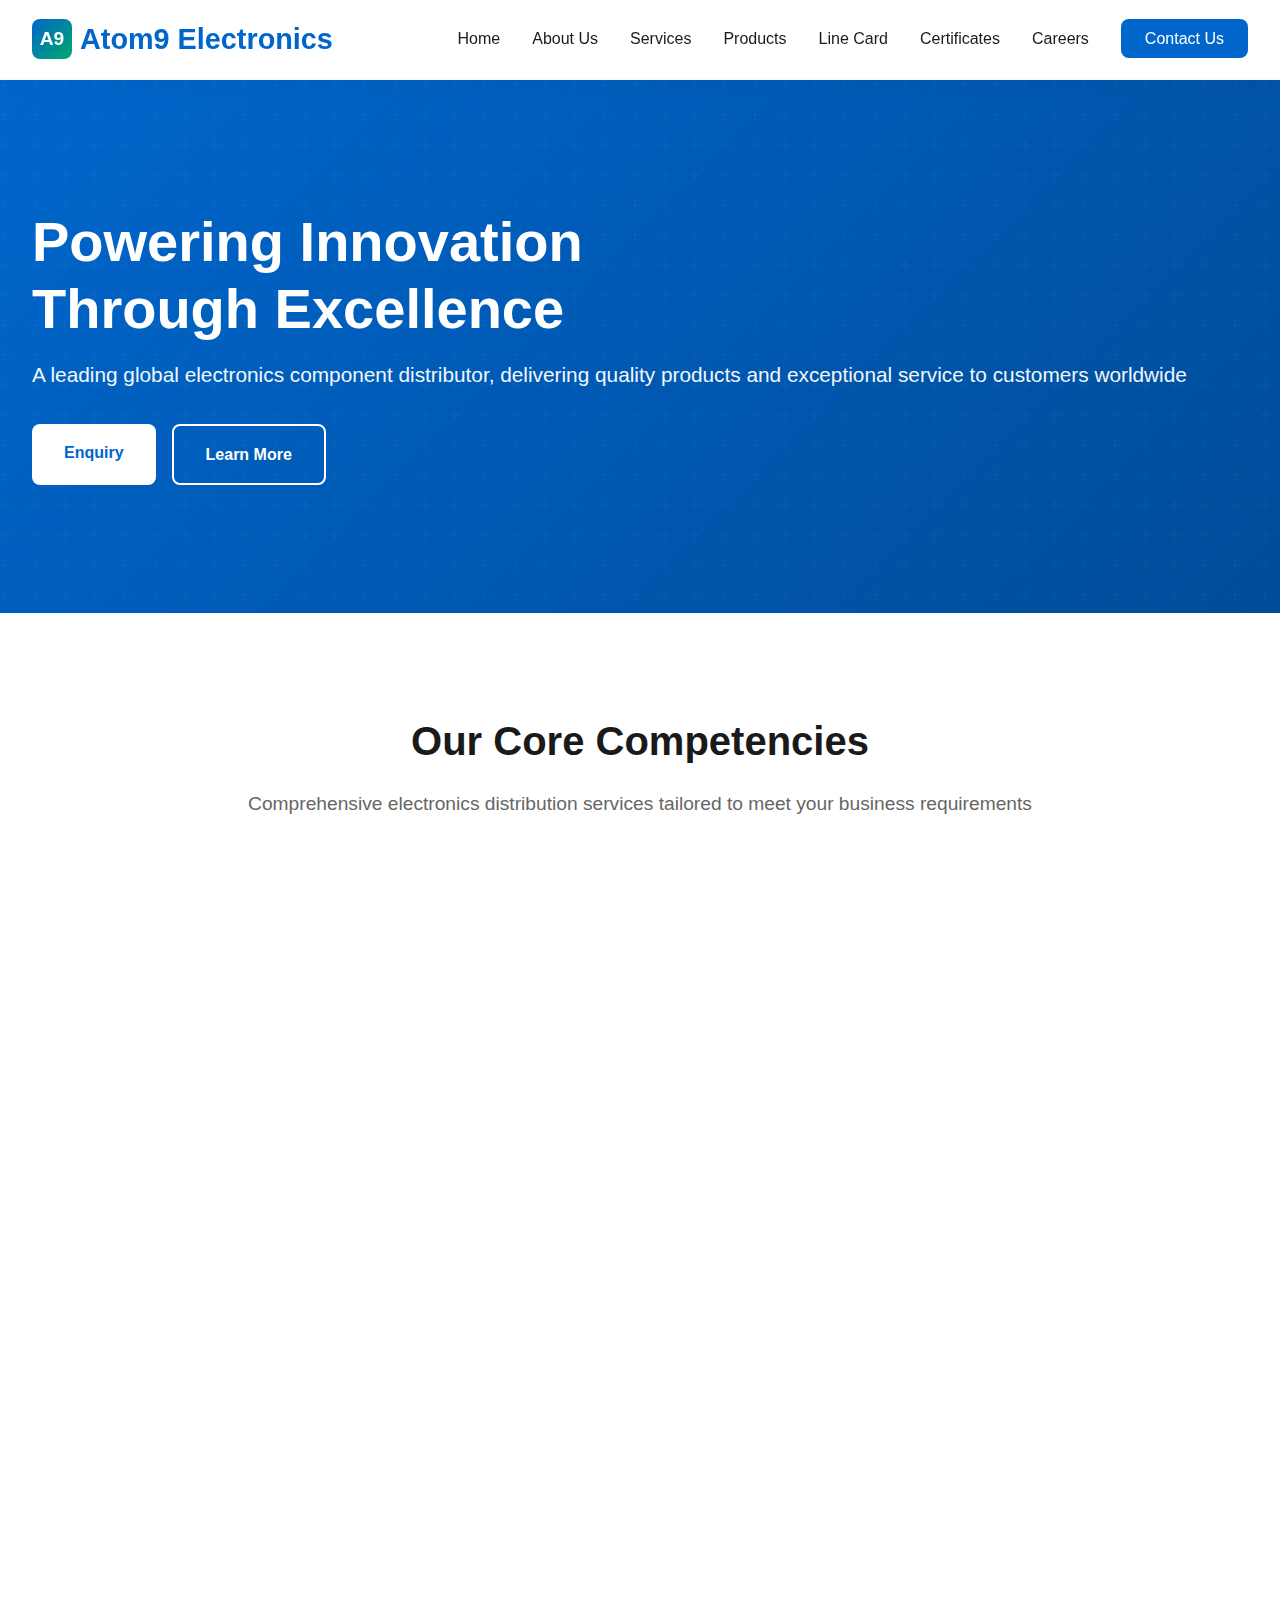
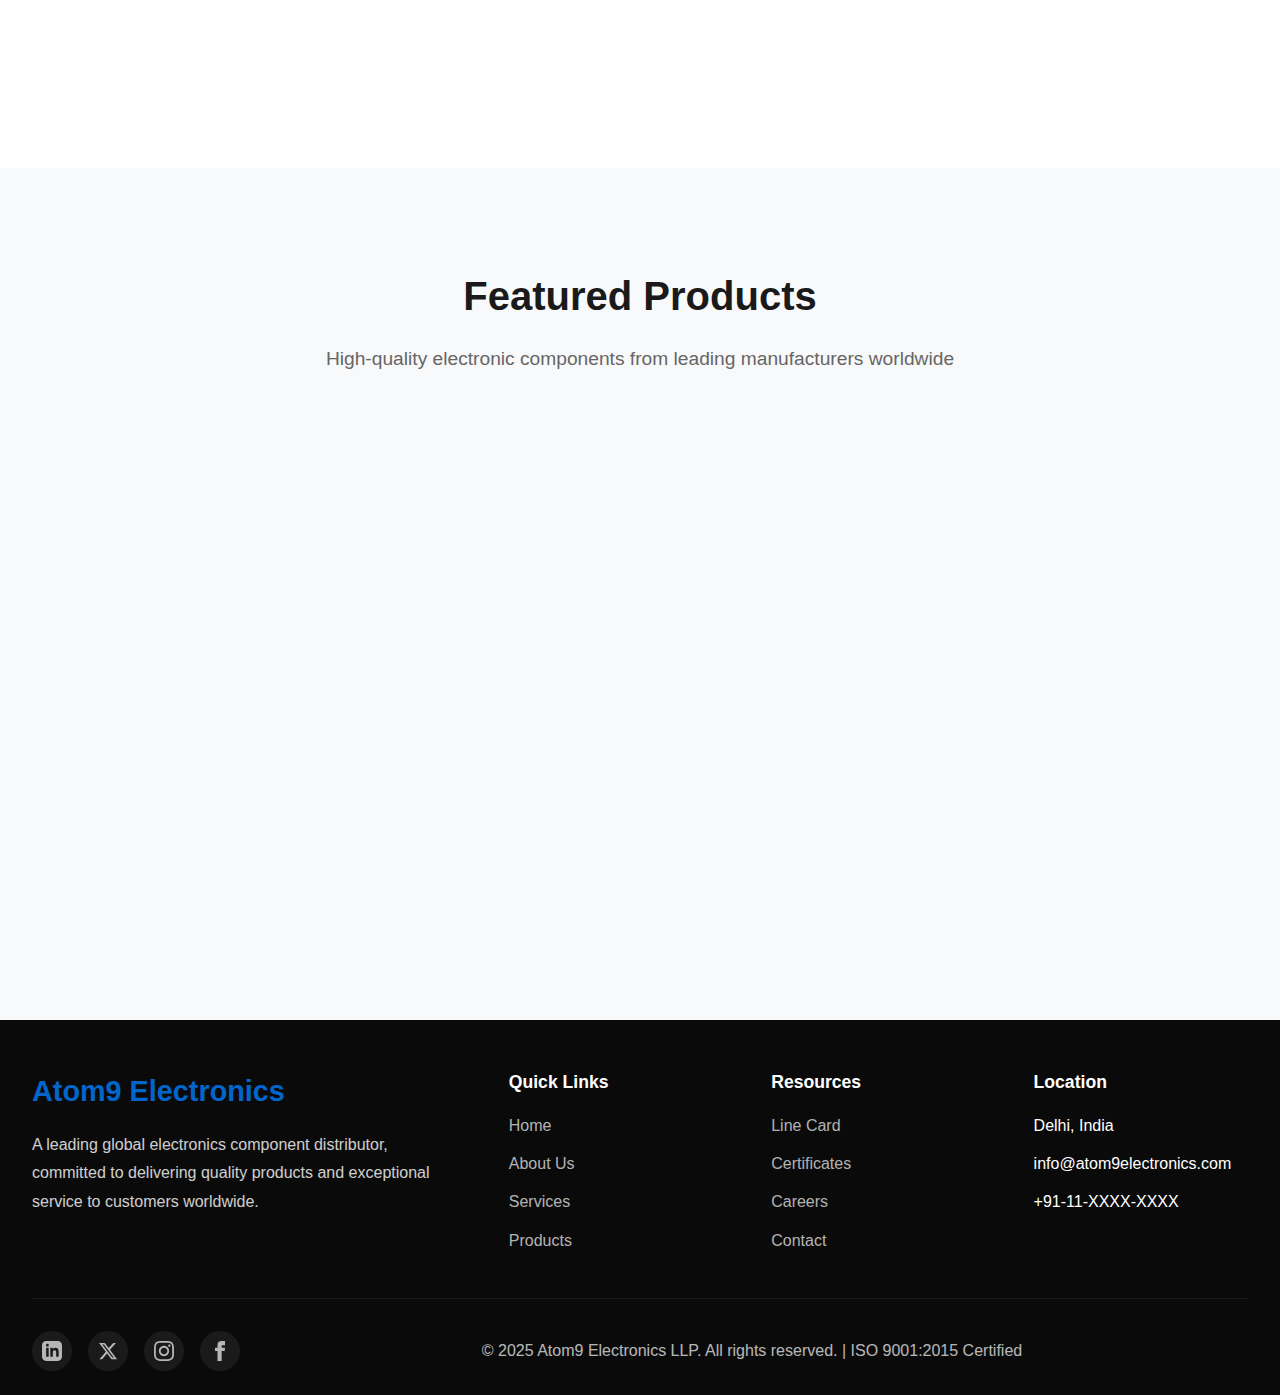
<file: Atom9 beta2.html>
<!DOCTYPE html>
<html lang="en">
<head>
    <meta charset="UTF-8">
    <meta name="viewport" content="width=device-width, initial-scale=1.0">
    <title>Atom9 Electronics | Leading Electronics Distribution in Delhi</title>
    <style>
        :root {
            --color-primary: #0066cc;
            --color-primary-dark: #004c99;
            --color-primary-light: #3385d6;
            --color-secondary: #00a86b;
            --color-text: #1a1a1a;
            --color-text-light: #666;
            --color-bg: #ffffff;
            --color-bg-light: #f8f9fa;
            --color-bg-dark: #1a1a1a;
            --color-border: #e0e0e0;
            --font-primary: -apple-system, BlinkMacSystemFont, 'Segoe UI', 'Roboto', sans-serif;
            --transition: all 0.3s cubic-bezier(0.4, 0, 0.2, 1);
        }

        * {
            margin: 0;
            padding: 0;
            box-sizing: border-box;
        }

        body {
            font-family: var(--font-primary);
            color: var(--color-text);
            line-height: 1.6;
            overflow-x: hidden;
        }

        /* Navigation */
        nav {
            position: fixed;
            top: 0;
            width: 100%;
            background: rgba(255, 255, 255, 0.98);
            backdrop-filter: blur(10px);
            box-shadow: 0 2px 20px rgba(0, 0, 0, 0.05);
            z-index: 1000;
            transition: var(--transition);
        }

        nav.scrolled {
            box-shadow: 0 2px 30px rgba(0, 0, 0, 0.1);
        }

        .nav-container {
            max-width: 1400px;
            margin: 0 auto;
            padding: 1rem 2rem;
            display: flex;
            justify-content: space-between;
            align-items: center;
        }

        .logo {
            font-size: 1.8rem;
            font-weight: 700;
            color: var(--color-primary);
            display: flex;
            align-items: center;
            gap: 0.5rem;
        }

        .logo-icon {
            width: 40px;
            height: 40px;
            background: linear-gradient(135deg, var(--color-primary), var(--color-secondary));
            border-radius: 8px;
            display: flex;
            align-items: center;
            justify-content: center;
            color: white;
            font-weight: 900;
            font-size: 1.2rem;
        }

        .nav-links {
            display: flex;
            gap: 2rem;
            list-style: none;
            align-items: center;
        }

        .nav-links a {
            text-decoration: none;
            color: var(--color-text);
            font-weight: 500;
            transition: var(--transition);
            position: relative;
        }

        .nav-links a::after {
            content: '';
            position: absolute;
            bottom: -5px;
            left: 0;
            width: 0;
            height: 2px;
            background: var(--color-primary);
            transition: var(--transition);
        }

        .nav-links a:hover::after {
            width: 100%;
        }

        .cta-nav {
            background: var(--color-primary);
            color: white !important;
            padding: 0.7rem 1.5rem;
            border-radius: 8px;
            transition: var(--transition);
        }

        .cta-nav::after {
            display: none;
        }

        .cta-nav:hover {
            background: var(--color-primary-dark);
            transform: translateY(-2px);
            box-shadow: 0 4px 12px rgba(0, 102, 204, 0.3);
        }

        .mobile-toggle {
            display: none;
            flex-direction: column;
            gap: 5px;
            cursor: pointer;
        }

        .mobile-toggle span {
            width: 25px;
            height: 3px;
            background: var(--color-primary);
            transition: var(--transition);
        }

        /* Hero Section */
        .hero {
            margin-top: 80px;
            background: linear-gradient(135deg, #0066cc 0%, #004c99 100%);
            color: white;
            padding: 8rem 2rem;
            position: relative;
            overflow: hidden;
        }

        .hero::before {
            content: '';
            position: absolute;
            top: 0;
            left: 0;
            right: 0;
            bottom: 0;
            background: url("data:image/svg+xml,%3Csvg width='60' height='60' viewBox='0 0 60 60' xmlns='http://www.w3.org/2000/svg'%3E%3Cg fill='none' fill-rule='evenodd'%3E%3Cg fill='%23ffffff' fill-opacity='0.05'%3E%3Cpath d='M36 34v-4h-2v4h-4v2h4v4h2v-4h4v-2h-4zm0-30V0h-2v4h-4v2h4v4h2V6h4V4h-4zM6 34v-4H4v4H0v2h4v4h2v-4h4v-2H6zM6 4V0H4v4H0v2h4v4h2V6h4V4H6z'/%3E%3C/g%3E%3C/g%3E%3C/svg%3E");
            opacity: 0.5;
        }

        .hero-content {
            max-width: 1400px;
            margin: 0 auto;
            position: relative;
            z-index: 1;
        }

        .hero h1 {
            font-size: 3.5rem;
            font-weight: 800;
            margin-bottom: 1rem;
            line-height: 1.2;
            animation: fadeInUp 0.8s ease;
        }

        .hero-subtitle {
            font-size: 1.3rem;
            margin-bottom: 2rem;
            opacity: 0.95;
            animation: fadeInUp 0.8s ease 0.2s backwards;
        }

        .hero-cta {
            display: flex;
            gap: 1rem;
            animation: fadeInUp 0.8s ease 0.4s backwards;
        }

        .btn {
            padding: 1rem 2rem;
            border-radius: 8px;
            font-weight: 600;
            text-decoration: none;
            transition: var(--transition);
            cursor: pointer;
            border: none;
            font-size: 1rem;
            display: inline-block;
        }

        .btn-primary {
            background: white;
            color: var(--color-primary);
        }

        .btn-primary:hover {
            transform: translateY(-2px);
            box-shadow: 0 10px 25px rgba(0, 0, 0, 0.2);
        }

        .btn-secondary {
            background: transparent;
            color: white;
            border: 2px solid white;
        }

        .btn-secondary:hover {
            background: white;
            color: var(--color-primary);
        }

        /* Stats Section */
        .stats {
            background: var(--color-bg-light);
            padding: 4rem 2rem;
        }

        .stats-container {
            max-width: 1400px;
            margin: 0 auto;
            display: grid;
            grid-template-columns: repeat(auto-fit, minmax(250px, 1fr));
            gap: 3rem;
        }

        .stat-item {
            text-align: center;
        }

        .stat-number {
            font-size: 3rem;
            font-weight: 800;
            color: var(--color-primary);
            margin-bottom: 0.5rem;
        }

        .stat-label {
            font-size: 1.1rem;
            color: var(--color-text-light);
            font-weight: 500;
        }

        /* Services Section */
        .services {
            padding: 6rem 2rem;
            background: white;
        }

        .section-header {
            text-align: center;
            max-width: 800px;
            margin: 0 auto 4rem;
        }

        .section-header h2 {
            font-size: 2.5rem;
            margin-bottom: 1rem;
            color: var(--color-text);
        }

        .section-header p {
            font-size: 1.2rem;
            color: var(--color-text-light);
        }

        .services-grid {
            max-width: 1400px;
            margin: 0 auto;
            display: grid;
            grid-template-columns: repeat(auto-fit, minmax(320px, 1fr));
            gap: 2rem;
        }

        .service-card {
            background: var(--color-bg-light);
            padding: 2.5rem;
            border-radius: 16px;
            transition: var(--transition);
            border: 2px solid transparent;
        }

        .service-card:hover {
            transform: translateY(-8px);
            box-shadow: 0 20px 40px rgba(0, 0, 0, 0.1);
            border-color: var(--color-primary);
        }

        .service-icon {
            width: 60px;
            height: 60px;
            background: linear-gradient(135deg, var(--color-primary), var(--color-secondary));
            border-radius: 12px;
            display: flex;
            align-items: center;
            justify-content: center;
            margin-bottom: 1.5rem;
            font-size: 1.8rem;
        }

        .service-card h3 {
            font-size: 1.4rem;
            margin-bottom: 1rem;
            color: var(--color-text);
        }

        .service-card p {
            color: var(--color-text-light);
            line-height: 1.8;
        }

        /* Products Section */
        .products {
            padding: 6rem 2rem;
            background: var(--color-bg-light);
        }

        .products-grid {
            max-width: 1400px;
            margin: 0 auto;
            display: grid;
            grid-template-columns: repeat(auto-fit, minmax(280px, 1fr));
            gap: 2rem;
        }

        .product-card {
            background: white;
            border-radius: 16px;
            overflow: hidden;
            transition: var(--transition);
            box-shadow: 0 4px 20px rgba(0, 0, 0, 0.08);
        }

        .product-card:hover {
            transform: translateY(-8px);
            box-shadow: 0 20px 40px rgba(0, 0, 0, 0.15);
        }

        .product-image {
            width: 100%;
            height: 220px;
            background: linear-gradient(135deg, #667eea 0%, #764ba2 100%);
            display: flex;
            align-items: center;
            justify-content: center;
            font-size: 4rem;
            color: white;
        }

        .product-info {
            padding: 1.5rem;
        }

        .product-info h3 {
            font-size: 1.3rem;
            margin-bottom: 0.8rem;
            color: var(--color-text);
        }

        .product-info p {
            color: var(--color-text-light);
            margin-bottom: 1.5rem;
            font-size: 0.95rem;
        }

        /* About Section */
        .about {
            padding: 6rem 2rem;
            background: white;
        }

        .about-container {
            max-width: 1400px;
            margin: 0 auto;
            display: grid;
            grid-template-columns: 1fr 1fr;
            gap: 4rem;
            align-items: center;
        }

        .about-content h2 {
            font-size: 2.5rem;
            margin-bottom: 1.5rem;
            color: var(--color-text);
        }

        .about-content p {
            font-size: 1.1rem;
            color: var(--color-text-light);
            margin-bottom: 1.5rem;
            line-height: 1.8;
        }

        .about-features {
            display: grid;
            grid-template-columns: repeat(2, 1fr);
            gap: 1.5rem;
            margin-top: 2rem;
        }

        .feature-item {
            display: flex;
            align-items: start;
            gap: 1rem;
        }

        .feature-icon {
            width: 40px;
            height: 40px;
            background: var(--color-primary);
            color: white;
            border-radius: 8px;
            display: flex;
            align-items: center;
            justify-content: center;
            flex-shrink: 0;
        }

        .about-image {
            background: linear-gradient(135deg, var(--color-primary), var(--color-secondary));
            border-radius: 20px;
            height: 500px;
            display: flex;
            align-items: center;
            justify-content: center;
            color: white;
            font-size: 5rem;
            position: relative;
            overflow: hidden;
        }

        .about-image::before {
            content: '';
            position: absolute;
            width: 200%;
            height: 200%;
            background: radial-gradient(circle, rgba(255,255,255,0.1) 10%, transparent 10%);
            background-size: 30px 30px;
            animation: float 20s linear infinite;
        }

        /* Certifications */
        .certifications {
            padding: 6rem 2rem;
            background: var(--color-bg-light);
        }

        .cert-grid {
            max-width: 1400px;
            margin: 0 auto;
            display: grid;
            grid-template-columns: repeat(auto-fit, minmax(300px, 1fr));
            gap: 2rem;
        }

        .cert-card {
            background: white;
            padding: 2.5rem;
            border-radius: 16px;
            text-align: center;
            transition: var(--transition);
            box-shadow: 0 4px 20px rgba(0, 0, 0, 0.08);
        }

        .cert-card:hover {
            transform: translateY(-5px);
            box-shadow: 0 15px 35px rgba(0, 0, 0, 0.15);
        }

        .cert-badge {
            width: 100px;
            height: 100px;
            background: linear-gradient(135deg, var(--color-primary), var(--color-secondary));
            border-radius: 50%;
            display: flex;
            align-items: center;
            justify-content: center;
            margin: 0 auto 1.5rem;
            font-size: 2.5rem;
            color: white;
        }

        /* Careers Section */
        .careers {
            padding: 6rem 2rem;
            background: white;
        }

        .jobs-grid {
            max-width: 1400px;
            margin: 0 auto;
            display: grid;
            gap: 2rem;
        }

        .job-card {
            background: var(--color-bg-light);
            padding: 2rem;
            border-radius: 16px;
            border-left: 4px solid var(--color-primary);
            transition: var(--transition);
        }

        .job-card:hover {
            transform: translateX(8px);
            box-shadow: 0 10px 30px rgba(0, 0, 0, 0.1);
        }

        .job-header {
            display: flex;
            justify-content: space-between;
            align-items: start;
            margin-bottom: 1.5rem;
        }

        .job-title {
            font-size: 1.5rem;
            color: var(--color-text);
            margin-bottom: 0.5rem;
        }

        .job-meta {
            display: flex;
            gap: 2rem;
            flex-wrap: wrap;
            margin-bottom: 1rem;
        }

        .job-meta-item {
            display: flex;
            align-items: center;
            gap: 0.5rem;
            color: var(--color-text-light);
        }

        .job-description {
            color: var(--color-text-light);
            line-height: 1.8;
            margin-bottom: 1.5rem;
        }

        .btn-apply {
            background: var(--color-primary);
            color: white;
            padding: 0.8rem 1.8rem;
            border-radius: 8px;
            border: none;
            cursor: pointer;
            font-weight: 600;
            transition: var(--transition);
        }

        .btn-apply:hover {
            background: var(--color-primary-dark);
            transform: translateY(-2px);
        }

        /* Contact Section */
        .contact {
            padding: 6rem 2rem;
            background: var(--color-bg-dark);
            color: white;
        }

        .contact-container {
            max-width: 1400px;
            margin: 0 auto;
            display: grid;
            grid-template-columns: 1fr 1fr;
            gap: 4rem;
        }

        .contact-info h2 {
            font-size: 2.5rem;
            margin-bottom: 1.5rem;
        }

        .contact-info p {
            font-size: 1.1rem;
            opacity: 0.9;
            margin-bottom: 2rem;
        }

        .contact-details {
            display: grid;
            gap: 1.5rem;
        }

        .contact-item {
            display: flex;
            align-items: start;
            gap: 1rem;
        }

        .contact-icon {
            width: 50px;
            height: 50px;
            background: rgba(255, 255, 255, 0.1);
            border-radius: 10px;
            display: flex;
            align-items: center;
            justify-content: center;
            font-size: 1.5rem;
            flex-shrink: 0;
        }

        .contact-form {
            background: rgba(255, 255, 255, 0.05);
            padding: 3rem;
            border-radius: 16px;
            backdrop-filter: blur(10px);
        }

        .form-group {
            margin-bottom: 1.5rem;
        }

        .form-group label {
            display: block;
            margin-bottom: 0.5rem;
            font-weight: 500;
        }

        .form-group input,
        .form-group textarea {
            width: 100%;
            padding: 1rem;
            border: 2px solid rgba(255, 255, 255, 0.2);
            border-radius: 8px;
            background: rgba(255, 255, 255, 0.1);
            color: white;
            font-size: 1rem;
            transition: var(--transition);
        }

        .form-group input:focus,
        .form-group textarea:focus {
            outline: none;
            border-color: var(--color-primary);
            background: rgba(255, 255, 255, 0.15);
        }

        .form-group textarea {
            resize: vertical;
            min-height: 150px;
        }

        .btn-submit {
            width: 100%;
            background: var(--color-primary);
            color: white;
            padding: 1rem;
            border: none;
            border-radius: 8px;
            font-size: 1rem;
            font-weight: 600;
            cursor: pointer;
            transition: var(--transition);
        }

        .btn-submit:hover {
            background: var(--color-primary-dark);
        }

        /* Footer */
        footer {
            background: #0a0a0a;
            color: white;
            padding: 3rem 2rem 1.5rem;
        }

        .footer-container {
            max-width: 1400px;
            margin: 0 auto;
            display: grid;
            grid-template-columns: 2fr 1fr 1fr 1fr;
            gap: 3rem;
            margin-bottom: 2rem;
        }

        .footer-brand h3 {
            font-size: 1.8rem;
            margin-bottom: 1rem;
            color: var(--color-primary);
        }

        .footer-brand p {
            opacity: 0.8;
            line-height: 1.8;
        }

        .footer-links h4 {
            margin-bottom: 1rem;
            font-size: 1.1rem;
        }

        .footer-links ul {
            list-style: none;
        }

        .footer-links ul li {
            margin-bottom: 0.8rem;
        }

        .footer-links ul li a {
            color: rgba(255, 255, 255, 0.7);
            text-decoration: none;
            transition: var(--transition);
        }

        .footer-links ul li a:hover {
            color: var(--color-primary);
            padding-left: 5px;
        }

        .footer-bottom {
            display: flex;
            justify-content: space-between;
            align-items: center;
            padding-top: 2rem;
            border-top: 1px solid rgba(255, 255, 255, 0.1);
            opacity: 0.7;
        }

        .footer-bottom-text {
            text-align: center;
            flex: 1;
        }

        .social-icons {
            display: flex;
            gap: 1rem;
            margin-right: 1rem;
        }

        .social-icon {
            width: 40px;
            height: 40px;
            background: rgba(255, 255, 255, 0.1);
            border-radius: 50%;
            display: flex;
            align-items: center;
            justify-content: center;
            color: white;
            text-decoration: none;
            font-size: 1.2rem;
            transition: var(--transition);
        }

        .social-icon:hover {
            background: var(--color-primary);
            transform: translateY(-3px);
        }

        .social-icon svg {
            width: 20px;
            height: 20px;
            fill: currentColor;
        }

        /* Animations */
        @keyframes fadeInUp {
            from {
                opacity: 0;
                transform: translateY(30px);
            }
            to {
                opacity: 1;
                transform: translateY(0);
            }
        }

        @keyframes float {
            from {
                transform: rotate(0deg);
            }
            to {
                transform: rotate(360deg);
            }
        }

        /* Responsive Design */
        @media (max-width: 968px) {
            .nav-links {
                position: fixed;
                top: 80px;
                left: -100%;
                flex-direction: column;
                background: white;
                width: 100%;
                padding: 2rem;
                box-shadow: 0 10px 30px rgba(0, 0, 0, 0.1);
                transition: var(--transition);
            }

            .nav-links.active {
                left: 0;
            }

            .mobile-toggle {
                display: flex;
            }

            .hero h1 {
                font-size: 2.5rem;
            }

            .hero-subtitle {
                font-size: 1.1rem;
            }

            .hero-cta {
                flex-direction: column;
            }

            .about-container,
            .contact-container {
                grid-template-columns: 1fr;
            }

            .footer-container {
                grid-template-columns: 1fr;
            }

            .about-features {
                grid-template-columns: 1fr;
            }

            .footer-bottom {
                flex-direction: column;
                gap: 1rem;
            }

            .social-icons {
                margin-right: 0;
                order: -1;
            }
        }

        /* Page Sections */
        .page-section {
            display: none;
        }

        .page-section.active {
            display: block;
        }

        /* Line Card Section */
        .linecard {
            padding: 6rem 2rem;
            background: white;
        }

        .brands-grid {
            max-width: 1400px;
            margin: 0 auto;
            display: grid;
            grid-template-columns: repeat(auto-fit, minmax(200px, 1fr));
            gap: 2rem;
        }

        .brand-card {
            background: var(--color-bg-light);
            padding: 2rem;
            border-radius: 12px;
            text-align: center;
            transition: var(--transition);
            border: 2px solid transparent;
        }

        .brand-card:hover {
            border-color: var(--color-primary);
            transform: translateY(-5px);
            box-shadow: 0 10px 25px rgba(0, 0, 0, 0.1);
        }

        .brand-logo {
            font-size: 2.5rem;
            margin-bottom: 1rem;
        }

        .brand-name {
            font-weight: 600;
            color: var(--color-text);
        }
    </style>
</head>
<body>
    <!-- Navigation -->
    <nav id="navbar">
        <div class="nav-container">        <a href="#home" onclick="showPage('home')" class="logo" style="text-decoration: none; color: var(--color-primary);">
            <div class="logo-icon">A9</div>
            <span>Atom9 Electronics</span>
        </a>
            <ul class="nav-links" id="navLinks">
                <li><a href="#home" onclick="showPage('home')">Home</a></li>
                <li><a href="#about" onclick="showPage('about')">About Us</a></li>
                <li><a href="#services" onclick="showPage('services')">Services</a></li>
                <li><a href="#products" onclick="showPage('products')">Products</a></li>
                <li><a href="#linecard" onclick="showPage('linecard')">Line Card</a></li>
                <li><a href="#certifications" onclick="showPage('certifications')">Certificates</a></li>
                <li><a href="#careers" onclick="showPage('careers')">Careers</a></li>
                <li><a href="#contact" class="cta-nav" onclick="showPage('contact')">Contact Us</a></li>
            </ul>
            <div class="mobile-toggle" onclick="toggleMobileMenu()">
                <span></span>
                <span></span>
                <span></span>
            </div>
        </div>
    </nav>

    <!-- Home Page -->
    <div id="home" class="page-section active">
        <!-- Hero Section -->
        <section class="hero">
            <div class="hero-content">
                <h1>Powering Innovation<br>Through Excellence</h1>
                <p class="hero-subtitle">A leading global electronics component distributor, delivering quality products and exceptional service to customers worldwide</p>
                <div class="hero-cta">
                    <a href="#contact" onclick="showPage('contact')" class="btn btn-primary">Enquiry</a>
                    <a href="#about" onclick="showPage('about')" class="btn btn-secondary">Learn More</a>
                </div>
            </div>
        </section>

        <!-- Services Preview -->
        <section class="services">
            <div class="section-header">
                <h2>Our Core Competencies</h2>
                <p>Comprehensive electronics distribution services tailored to meet your business requirements</p>
            </div>
            <div class="services-grid">
                <div class="service-card">
                    <div class="service-icon">🎯</div>
                    <h3>Component Sourcing</h3>
                    <p>Global sourcing network utilizing our purchasing hubs across Asia and international distribution channels to meet your requirements with quality components.</p>
                </div>
                <div class="service-card">
                    <div class="service-icon">📦</div>
                    <h3>BOM Support</h3>
                    <p>Comprehensive Bill of Materials (BOM) assistance for your projects. Our team analyzes your BOM requirements, sources all components, provides pricing and lead times, and offers alternative suggestions to optimize costs and availability.</p>
                </div>
                <div class="service-card">
                    <div class="service-icon">⚡</div>
                    <h3>Obsolescence Management</h3>
                    <p>Expert solutions for managing obsolete components, ensuring your operations continue smoothly with alternative solutions and extended lifecycle support.</p>
                </div>
                <div class="service-card">
                    <div class="service-icon">🔍</div>
                    <h3>Quality Assurance</h3>
                    <p>ISO 9001:2015 certified processes ensuring complete traceability, incoming/outgoing material inspection, and rigorous quality control procedures.</p>
                </div>
                <div class="service-card">
                    <div class="service-icon">🚚</div>
                    <h3>Logistics Support</h3>
                    <p>Experienced logistics team providing reliable services with strict guidelines to prevent delays, maintaining complete end-to-end traceability of shipments.</p>
                </div>
                <div class="service-card">
                    <div class="service-icon">🤝</div>
                    <h3>Vendor Consolidation</h3>
                    <p>Single point of contact for all your procurement needs, simplifying multi-vendor transactions and providing consolidated delivery within your budget.</p>
                </div>
            </div>
        </section>

        <!-- Products Preview -->
        <section class="products">
            <div class="section-header">
                <h2>Featured Products</h2>
                <p>High-quality electronic components from leading manufacturers worldwide</p>
            </div>
            <div class="products-grid">
                <div class="product-card">
                    <div class="product-image">🔌</div>
                    <div class="product-info">
                        <h3>Passive Components</h3>
                        <p>Resistors, capacitors, inductors from leading manufacturers with full traceability and quality assurance.</p>
                        <button class="btn btn-primary" onclick="showPage('contact')">Enquiry Now</button>
                    </div>
                </div>
                <div class="product-card">
                    <div class="product-image">💾</div>
                    <div class="product-info">
                        <h3>Semiconductors</h3>
                        <p>Comprehensive range of ICs, microcontrollers, and processors for diverse applications.</p>
                        <button class="btn btn-primary" onclick="showPage('contact')">Enquiry Now</button>
                    </div>
                </div>
                <div class="product-card">
                    <div class="product-image">🔋</div>
                    <div class="product-info">
                        <h3>Power Solutions</h3>
                        <p>Power management ICs, converters, and battery solutions for efficient energy management.</p>
                        <button class="btn btn-primary" onclick="showPage('contact')">Enquiry Now</button>
                    </div>
                </div>
                <div class="product-card">
                    <div class="product-image">📡</div>
                    <div class="product-info">
                        <h3>Connectors & Cables</h3>
                        <p>Industrial-grade connectors, cables, and interconnect solutions for reliable connections.</p>
                        <button class="btn btn-primary" onclick="showPage('contact')">Enquiry Now</button>
                    </div>
                </div>
            </div>
        </section>
    </div>

    <!-- About Us Page -->
    <div id="about" class="page-section">
        <section class="about" style="margin-top: 80px;">
            <div class="about-container">
                <div class="about-content">
                    <h2>About Atom9 Electronics</h2>
                    <p>As a leading electronics component distributor based in Delhi, Atom9 Electronics sources components from across the world, utilizing our purchasing hub in Asia and global distribution network. We work with our network of suppliers to help customers manage market conditions, continue to meet their commitments, and grow their businesses.</p>
                    <p>We understand the importance of quality supply, which is why it is an integral part of our business. We add our own bespoke quality processes to ensure that our customers can always be confident in the integrity of the supply chain.</p>
                    <p>Being independent, we can be much more flexible in our approach and our ability to make decisions on sourcing, financing, and stocking to prevent problems in our customers' supply chains. Our leadership and management teams are hands-on and responsive, and the entire Atom9 team is focused and empowered to deliver a personal service to meet customer requirements.</p>
                    <div class="about-features">
                        <div class="feature-item">
                            <div class="feature-icon">✓</div>
                            <div>
                                <strong>ISO 9001:2015 Certified</strong>
                                <p style="margin-top: 0.3rem; color: var(--color-text-light); font-size: 0.95rem;">Quality management standards</p>
                            </div>
                        </div>
                        <div class="feature-item">
                            <div class="feature-icon">✓</div>
                            <div>
                                <strong>Global Network</strong>
                                <p style="margin-top: 0.3rem; color: var(--color-text-light); font-size: 0.95rem;">Worldwide sourcing capabilities</p>
                            </div>
                        </div>
                        <div class="feature-item">
                            <div class="feature-icon">✓</div>
                            <div>
                                <strong>Quality Assurance</strong>
                                <p style="margin-top: 0.3rem; color: var(--color-text-light); font-size: 0.95rem;">Rigorous testing protocols</p>
                            </div>
                        </div>
                        <div class="feature-item">
                            <div class="feature-icon">✓</div>
                            <div>
                                <strong>Expert Team</strong>
                                <p style="margin-top: 0.3rem; color: var(--color-text-light); font-size: 0.95rem;">Experienced professionals</p>
                            </div>
                        </div>
                    </div>
                </div>
                <div class="about-image">⚡</div>
            </div>
        </section>

        <section class="services">
            <div class="section-header">
                <h2>Why Choose Atom9 Electronics</h2>
                <p>Comprehensive solutions backed by expertise and commitment</p>
            </div>
            <div class="services-grid">
                <div class="service-card">
                    <div class="service-icon">📋</div>
                    <h3>Documentation & Procedures</h3>
                    <p>Comprehensive documentation and standardized procedures ensuring complete transparency and compliance throughout the supply chain.</p>
                </div>
                <div class="service-card">
                    <div class="service-icon">🎓</div>
                    <h3>Employee Training</h3>
                    <p>Continuous training programs ensuring our team stays updated with latest industry standards and best practices in electronics distribution.</p>
                </div>
                <div class="service-card">
                    <div class="service-icon">🛡️</div>
                    <h3>Preventive Quality Procedures</h3>
                    <p>Proactive quality measures to prevent defects and ensure consistent delivery of authentic, high-quality components.</p>
                </div>
                <div class="service-card">
                    <div class="service-icon">🔗</div>
                    <h3>Complete Traceability</h3>
                    <p>Part beginning-to-end traceability ensuring complete visibility and accountability throughout the entire supply chain process.</p>
                </div>
                <div class="service-card">
                    <div class="service-icon">💰</div>
                    <h3>Excess Stock Management</h3>
                    <p>We help manage your excess inventory, buying surplus components to free up your cashflow and warehouse space efficiently.</p>
                </div>
                <div class="service-card">
                    <div class="service-icon">🔬</div>
                    <h3>Sample Support</h3>
                    <p>Rapid sample support for design and development activities with minimum quantities and quick deliveries from our extensive stock.</p>
                </div>
            </div>
        </section>
    </div>

    <!-- Services Page -->
    <div id="services" class="page-section">
        <section class="services" style="margin-top: 80px; padding-top: 8rem;">
            <div class="section-header">
                <h2>Our Services</h2>
                <p>Comprehensive electronics distribution solutions tailored to your needs</p>
            </div>
            <div class="services-grid">
                <div class="service-card">
                    <div class="service-icon">🌐</div>
                    <h3>Global Component Sourcing</h3>
                    <p>Leverage our international network to source electronic components from verified manufacturers worldwide. Our purchasing hubs in Asia and global distribution channels ensure access to quality parts at competitive prices.</p>
                </div>
                <div class="service-card">
                    <div class="service-icon">📊</div>
                    <h3>BOM Support</h3>
                    <p>Comprehensive Bill of Materials (BOM) assistance for your projects. Our team analyzes your BOM requirements, sources all components, provides pricing and lead times, and offers alternative suggestions to optimize costs and availability.</p>
                </div>
                <div class="service-card">
                    <div class="service-icon">♻️</div>
                    <h3>Obsolescence Management</h3>
                    <p>Expert solutions for managing obsolete components. We provide alternative sourcing, cross-reference matching, and lifecycle extension services to keep your legacy systems operational.</p>
                </div>
                <div class="service-card">
                    <div class="service-icon">✅</div>
                    <h3>Quality Management System</h3>
                    <p>ISO 9001:2015 certified quality processes including incoming/outgoing inspection, vendor selection and rating, comprehensive documentation, and preventive quality procedures.</p>
                </div>
                <div class="service-card">
                    <div class="service-icon">🚢</div>
                    <h3>Logistics & Distribution</h3>
                    <p>Experienced logistics team providing reliable global shipping services with strict guidelines to prevent delays. Complete documentation and end-to-end tracking for all shipments.</p>
                </div>
                <div class="service-card">
                    <div class="service-icon">🤝</div>
                    <h3>Vendor Consolidation</h3>
                    <p>Simplify your procurement with our single-point-of-contact service. We consolidate multiple vendor transactions, providing integrated solutions within your budget and timeline.</p>
                </div>
                <div class="service-card">
                    <div class="service-icon">📦</div>
                    <h3>Kitting Services</h3>
                    <p>Custom kitting solutions to streamline your production. We gather and package individual components into pre-defined sets, reducing your assembly time and inventory management overhead.</p>
                </div>
                <div class="service-card">
                    <div class="service-icon">🔍</div>
                    <h3>Component Traceability</h3>
                    <p>Complete traceability from manufacturer to end-user. Our comprehensive tracking system ensures authenticity verification, compliance documentation, and full supply chain transparency.</p>
                </div>
                <div class="service-card">
                    <div class="service-icon">🎯</div>
                    <h3>Technical Support</h3>
                    <p>Expert technical assistance for component selection, cross-referencing, and application support. Our knowledgeable team helps you find the right solutions for your specific requirements.</p>
                </div>
            </div>
        </section>

        <section class="stats">
            <div class="section-header">
                <h2>Service Guarantees</h2>
                <p>Our commitment to excellence in every aspect</p>
            </div>
            <div class="services-grid" style="max-width: 1400px; margin: 2rem auto 0;">
                <div class="service-card">
                    <div class="service-icon">🛡️</div>
                    <h3>Parts Guarantee</h3>
                    <p>We provide a guarantee for all our supplies. In case of any deviation from manufacturer specifications, we ensure one-to-one replacement within stipulated time (Terms and conditions apply).</p>
                </div>
                <div class="service-card">
                    <div class="service-icon">⚡</div>
                    <h3>Quick Response Time</h3>
                    <p>Our team prioritizes enquiries to ensure maximum business opportunities. We commit to quick response on all RFQs including spot buy, lead time buy, and bidding buy requirements.</p>
                </div>
                <div class="service-card">
                    <div class="service-icon">💼</div>
                    <h3>Flexible Solutions</h3>
                    <p>Being independent allows us greater flexibility in sourcing, financing, and stocking decisions to prevent problems in your supply chain and meet unique requirements.</p>
                </div>
            </div>
        </section>
    </div>

    <!-- Products Page -->
    <div id="products" class="page-section">
        <section class="products" style="margin-top: 80px; padding-top: 8rem; background: white;">
            <div class="section-header">
                <h2>Our Product Range</h2>
                <p>Premium quality electronic components from trusted manufacturers</p>
            </div>
            <div class="products-grid">
                <div class="product-card">
                    <div class="product-image" style="background: linear-gradient(135deg, #667eea 0%, #764ba2 100%);">📱</div>
                    <div class="product-info">
                        <h3>Microcontrollers & Processors</h3>
                        <p>Latest microcontrollers, DSPs, and processors from leading manufacturers including ARM, AVR, and PIC series.</p>
                        <button class="btn btn-primary" onclick="showPage('contact')">Enquiry Now</button>
                    </div>
                </div>
                <div class="product-card">
                    <div class="product-image" style="background: linear-gradient(135deg, #f093fb 0%, #f5576c 100%);">🔌</div>
                    <div class="product-info">
                        <h3>Capacitors - All Types</h3>
                        <p>Aluminum electrolytic, ceramic, tantalum, film capacitors with various voltage and capacitance ratings.</p>
                        <button class="btn btn-primary" onclick="showPage('contact')">Enquiry Now</button>
                    </div>
                </div>
                <div class="product-card">
                    <div class="product-image" style="background: linear-gradient(135deg, #4facfe 0%, #00f2fe 100%);">⚡</div>
                    <div class="product-info">
                        <h3>Resistors & Networks</h3>
                        <p>Precision resistors, resistor networks, potentiometers in through-hole and surface mount packages.</p>
                        <button class="btn btn-primary" onclick="showPage('contact')">Enquiry Now</button>
                    </div>
                </div>
                <div class="product-card">
                    <div class="product-image" style="background: linear-gradient(135deg, #43e97b 0%, #38f9d7 100%);">💡</div>
                    <div class="product-info">
                        <h3>LED & Display Solutions</h3>
                        <p>LEDs, seven-segment displays, LCD modules, OLED displays for various applications.</p>
                        <button class="btn btn-primary" onclick="showPage('contact')">Enquiry Now</button>
                    </div>
                </div>
                <div class="product-card">
                    <div class="product-image" style="background: linear-gradient(135deg, #fa709a 0%, #fee140 100%);">🔋</div>
                    <div class="product-info">
                        <h3>Power Management ICs</h3>
                        <p>Voltage regulators, DC-DC converters, power MOSFETs, and complete power management solutions.</p>
                        <button class="btn btn-primary" onclick="showPage('contact')">Enquiry Now</button>
                    </div>
                </div>
                <div class="product-card">
                    <div class="product-image" style="background: linear-gradient(135deg, #30cfd0 0%, #330867 100%);">🎛️</div>
                    <div class="product-info">
                        <h3>Sensors & Transducers</h3>
                        <p>Temperature, pressure, motion, proximity sensors and transducers for industrial and consumer applications.</p>
                        <button class="btn btn-primary" onclick="showPage('contact')">Enquiry Now</button>
                    </div>
                </div>
                <div class="product-card">
                    <div class="product-image" style="background: linear-gradient(135deg, #a8edea 0%, #fed6e3 100%);">🔗</div>
                    <div class="product-info">
                        <h3>Connectors & Terminals</h3>
                        <p>Industrial connectors, terminal blocks, headers, sockets for reliable electrical connections.</p>
                        <button class="btn btn-primary" onclick="showPage('contact')">Enquiry Now</button>
                    </div>
                </div>
                <div class="product-card">
                    <div class="product-image" style="background: linear-gradient(135deg, #ff9a9e 0%, #fecfef 100%);">⚙️</div>
                    <div class="product-info">
                        <h3>Semiconductors & ICs</h3>
                        <p>Comprehensive range of analog and digital ICs, operational amplifiers, logic gates, and specialized chips.</p>
                        <button class="btn btn-primary" onclick="showPage('contact')">Enquiry Now</button>
                    </div>
                </div>
                <div class="product-card">
                    <div class="product-image" style="background: linear-gradient(135deg, #ffecd2 0%, #fcb69f 100%);">🌡️</div>
                    <div class="product-info">
                        <h3>Oscillators & Crystals</h3>
                        <p>Quartz crystals, ceramic resonators, oscillators for timing and frequency control applications.</p>
                        <button class="btn btn-primary" onclick="showPage('contact')">Enquiry Now</button>
                    </div>
                </div>
            </div>
        </section>
    </div>

    <!-- Line Card Page -->
    <div id="linecard" class="page-section">
        <section class="linecard" style="margin-top: 80px; padding-top: 8rem;">
            <div class="section-header">
                <h2>Our Line Card</h2>
                <p>Distributor supporting leading global electronics manufacturers</p>
            </div>
            <div class="brands-grid">
                <div class="brand-card">
                    <div class="brand-logo">📟</div>
                    <div class="brand-name">Texas Instruments</div>
                </div>
                <div class="brand-card">
                    <div class="brand-logo">💾</div>
                    <div class="brand-name">Microchip Technology</div>
                </div>
                <div class="brand-card">
                    <div class="brand-logo">⚡</div>
                    <div class="brand-name">STMicroelectronics</div>
                </div>
                <div class="brand-card">
                    <div class="brand-logo">🔌</div>
                    <div class="brand-name">NXP Semiconductors</div>
                </div>
                <div class="brand-card">
                    <div class="brand-logo">🎯</div>
                    <div class="brand-name">Infineon Technologies</div>
                </div>
                <div class="brand-card">
                    <div class="brand-logo">📡</div>
                    <div class="brand-name">Analog Devices</div>
                </div>
                <div class="brand-card">
                    <div class="brand-logo">🔋</div>
                    <div class="brand-name">Maxim Integrated</div>
                </div>
                <div class="brand-card">
                    <div class="brand-logo">💡</div>
                    <div class="brand-name">ON Semiconductor</div>
                </div>
                <div class="brand-card">
                    <div class="brand-logo">🌐</div>
                    <div class="brand-name">Renesas Electronics</div>
                </div>
                <div class="brand-card">
                    <div class="brand-logo">⚙️</div>
                    <div class="brand-name">Vishay Intertechnology</div>
                </div>
                <div class="brand-card">
                    <div class="brand-logo">🔬</div>
                    <div class="brand-name">Murata Manufacturing</div>
                </div>
                <div class="brand-card">
                    <div class="brand-logo">🎛️</div>
                    <div class="brand-name">TE Connectivity</div>
                </div>
            </div>
        </section>

        <section class="services" style="background: var(--color-bg-light);">
            <div class="section-header">
                <h2>Product Categories</h2>
                <p>Comprehensive range across all major electronics categories</p>
            </div>
            <div class="services-grid">
                <div class="service-card">
                    <h3>Active Components</h3>
                    <p>Microcontrollers, processors, memory chips, FPGAs, ASICs, and specialized integrated circuits.</p>
                </div>
                <div class="service-card">
                    <h3>Passive Components</h3>
                    <p>Resistors, capacitors, inductors, transformers, filters, and passive networks in all packages.</p>
                </div>
                <div class="service-card">
                    <h3>Electromechanical</h3>
                    <p>Relays, switches, connectors, terminals, fuses, circuit breakers, and protection devices.</p>
                </div>
                <div class="service-card">
                    <h3>Power Electronics</h3>
                    <p>Power supplies, converters, inverters, rectifiers, voltage regulators, and power management ICs.</p>
                </div>
                <div class="service-card">
                    <h3>Optoelectronics</h3>
                    <p>LEDs, displays, optocouplers, photodiodes, laser diodes, and optical sensors.</p>
                </div>
                <div class="service-card">
                    <h3>RF & Wireless</h3>
                    <p>RF modules, antennas, transceivers, amplifiers, filters for wireless communication applications.</p>
                </div>
            </div>
        </section>
    </div>

    <!-- Certifications Page -->
    <div id="certifications" class="page-section">
        <section class="certifications" style="margin-top: 80px; padding-top: 8rem;">
            <div class="section-header">
                <h2>Certifications & Quality Standards</h2>
                <p>Committed to excellence through internationally recognized quality standards</p>
            </div>
            <div class="cert-grid">
                <div class="cert-card">
                    <div class="cert-badge">🏆</div>
                    <h3>ISO 9001:2015</h3>
                    <p>Quality Management Systems certification ensuring consistent quality and customer satisfaction through documented processes and continuous improvement.</p>
                </div>
                <div class="cert-card">
                    <div class="cert-badge">✓</div>
                    <h3>AS9120B</h3>
                    <p>Aerospace standard for quality management, ensuring traceability and quality control for aviation and defense industry components.</p>
                </div>
                <div class="cert-card">
                    <div class="cert-badge">🌍</div>
                    <h3>ISO 14001</h3>
                    <p>Environmental Management Systems certification demonstrating our commitment to sustainable and environmentally responsible business practices.</p>
                </div>
                <div class="cert-card">
                    <div class="cert-badge">🔒</div>
                    <h3>ESD S20.20</h3>
                    <p>Electrostatic Discharge control program certification ensuring proper handling and protection of sensitive electronic components.</p>
                </div>
                <div class="cert-card">
                    <div class="cert-badge">📋</div>
                    <h3>RoHS Compliant</h3>
                    <p>Full compliance with Restriction of Hazardous Substances directive, ensuring environmentally friendly and safe electronic components.</p>
                </div>
                <div class="cert-card">
                    <div class="cert-badge">🛡️</div>
                    <h3>REACH Compliant</h3>
                    <p>Compliance with EU REACH regulation for Registration, Evaluation, Authorization and restriction of Chemicals in our supply chain.</p>
                </div>
            </div>
        </section>

        <section class="services" style="background: white;">
            <div class="section-header">
                <h2>Quality Assurance Processes</h2>
                <p>Comprehensive quality control at every step</p>
            </div>
            <div class="services-grid">
                <div class="service-card">
                    <div class="service-icon">🔍</div>
                    <h3>Incoming Inspection</h3>
                    <p>Rigorous inspection of all incoming materials including visual inspection, quantity verification, and authenticity checks against manufacturer standards.</p>
                </div>
                <div class="service-card">
                    <div class="service-icon">📊</div>
                    <h3>Vendor Selection & Rating</h3>
                    <p>Comprehensive vendor evaluation process including performance metrics, quality ratings, and regular audits to maintain our selective vendor list.</p>
                </div>
                <div class="service-card">
                    <div class="service-icon">📝</div>
                    <h3>Documentation Control</h3>
                    <p>Complete documentation and procedures maintained for all operations ensuring traceability, compliance, and quality at every stage of the supply chain.</p>
                </div>
                <div class="service-card">
                    <div class="service-icon">🎓</div>
                    <h3>Continuous Training</h3>
                    <p>Regular employee training programs covering quality standards, handling procedures, industry updates, and best practices in electronics distribution.</p>
                </div>
                <div class="service-card">
                    <div class="service-icon">🛡️</div>
                    <h3>Preventive Quality Measures</h3>
                    <p>Proactive quality procedures designed to prevent defects and non-conformances before they occur, ensuring consistent delivery excellence.</p>
                </div>
                <div class="service-card">
                    <div class="service-icon">🔗</div>
                    <h3>End-to-End Traceability</h3>
                    <p>Complete part traceability from manufacturer to end-user with comprehensive records including lot codes, date codes, and chain of custody documentation.</p>
                </div>
            </div>
        </section>
    </div>

    <!-- Careers Page -->
    <div id="careers" class="page-section">
        <section class="careers" style="margin-top: 80px; padding-top: 8rem;">
            <div class="section-header">
                <h2>Join Our Team</h2>
                <p>Be part of a dynamic team driving innovation in electronics distribution</p>
            </div>
            <div class="jobs-grid">
                <div class="job-card">
                    <div class="job-header">
                        <div>
                            <h3 class="job-title">Sales Executive</h3>
                            <div class="job-meta">
                                <div class="job-meta-item">📍 Delhi</div>
                                <div class="job-meta-item">💼 Sales Department</div>
                                <div class="job-meta-item">⏱️ 2-3 Years Experience</div>
                            </div>
                        </div>
                    </div>
                    <div class="job-description">
                        <strong>Key Responsibilities:</strong><br>
                        • Lead Management: Generate and qualify sales opportunities to drive profitable growth<br>
                        • Customer Management: Manage existing and potential customers to achieve sales targets<br>
                        • Sales Planning: Create action plans aligned with company strategy and execute recovery plans<br>
                        • Cross-functional Liaison: Work across all departments to ensure customer satisfaction
                    </div>
                    <button class="btn-apply" onclick="showContactForm('Sales Executive')">Apply Now</button>
                </div>

                <div class="job-card">
                    <div class="job-header">
                        <div>
                            <h3 class="job-title">Purchasing Executive</h3>
                            <div class="job-meta">
                                <div class="job-meta-item">📍 Delhi</div>
                                <div class="job-meta-item">💼 Purchase Department</div>
                                <div class="job-meta-item">⏱️ 1-3 Years Experience</div>
                            </div>
                        </div>
                    </div>
                    <div class="job-description">
                        <strong>Key Responsibilities:</strong><br>
                        • Vendor Management: Find qualified suppliers, negotiate contracts, and control costs<br>
                        • Cost Management: Budget planning and control to ensure profitable business operations<br>
                        • Time Management: Quick response to RFQs and prioritization of sales team enquiries<br>
                        • Delivery Management: Ensure timely movement of materials from supplier to customer
                    </div>
                    <button class="btn-apply" onclick="showContactForm('Purchasing Executive')">Apply Now</button>
                </div>

                <div class="job-card">
                    <div class="job-header">
                        <div>
                            <h3 class="job-title">Quality Assurance Engineer</h3>
                            <div class="job-meta">
                                <div class="job-meta-item">📍 Delhi</div>
                                <div class="job-meta-item">💼 Quality Department</div>
                                <div class="job-meta-item">⏱️ 2-4 Years Experience</div>
                            </div>
                        </div>
                    </div>
                    <div class="job-description">
                        <strong>Key Responsibilities:</strong><br>
                        • Quality Control: Implement and maintain ISO 9001:2015 quality management systems<br>
                        • Inspection: Conduct incoming/outgoing material inspections and testing<br>
                        • Documentation: Maintain quality records and traceability documentation<br>
                        • Process Improvement: Identify and implement preventive quality measures
                    </div>
                    <button class="btn-apply" onclick="showContactForm('Quality Assurance Engineer')">Apply Now</button>
                </div>

                <div class="job-card">
                    <div class="job-header">
                        <div>
                            <h3 class="job-title">Logistics Coordinator</h3>
                            <div class="job-meta">
                                <div class="job-meta-item">📍 Delhi</div>
                                <div class="job-meta-item">💼 Logistics Department</div>
                                <div class="job-meta-item">⏱️ 1-3 Years Experience</div>
                            </div>
                        </div>
                    </div>
                    <div class="job-description">
                        <strong>Key Responsibilities:</strong><br>
                        • Shipment Management: Coordinate domestic and international shipments efficiently<br>
                        • Documentation: Prepare and maintain complete shipping and customs documentation<br>
                        • Tracking: Monitor shipments and ensure timely delivery to customers<br>
                        • Vendor Relations: Liaise with freight forwarders and logistics service providers
                    </div>
                    <button class="btn-apply" onclick="showContactForm('Logistics Coordinator')">Apply Now</button>
                </div>
            </div>
        </section>

        <section class="stats">
            <div class="section-header">
                <h2>Why Work With Us</h2>
                <p>Building careers in a growing organization</p>
            </div>
            <div class="services-grid" style="max-width: 1400px; margin: 2rem auto 0;">
                <div class="service-card">
                    <div class="service-icon">🎯</div>
                    <h3>Career Growth</h3>
                    <p>Clear career progression paths with opportunities for skill development and advancement within the organization.</p>
                </div>
                <div class="service-card">
                    <div class="service-icon">🤝</div>
                    <h3>Collaborative Culture</h3>
                    <p>Work in a supportive environment with experienced professionals who value teamwork and innovation.</p>
                </div>
                <div class="service-card">
                    <div class="service-icon">💡</div>
                    <h3>Learning Opportunities</h3>
                    <p>Regular training programs, industry certifications, and exposure to latest technologies and market trends.</p>
                </div>
                <div class="service-card">
                    <div class="service-icon">🏆</div>
                    <h3>Competitive Benefits</h3>
                    <p>Attractive compensation packages, performance incentives, health benefits, and work-life balance initiatives.</p>
                </div>
            </div>
        </section>
    </div>

    <!-- Contact Page -->
    <div id="contact" class="page-section">
        <section class="contact" style="margin-top: 80px;">
            <div class="contact-container">
                <div class="contact-info">
                    <h2>Get In Touch</h2>
                    <p>Have questions or need assistance? Our team is here to help. Contact us today and we'll respond promptly to your inquiries.</p>
                    <div class="contact-details">
                        <div class="contact-item">
                            <div class="contact-icon">📍</div>
                            <div>
                                <strong>Our Location</strong><br>
                                Atom9 Electronics LLP<br>
                                Delhi, India
                            </div>
                        </div>
                        <div class="contact-item">
                            <div class="contact-icon">📧</div>
                            <div>
                                <strong>Email Us</strong><br>
                                info@atom9electronics.com<br>
                                sales@atom9electronics.com
                            </div>
                        </div>
                        <div class="contact-item">
                            <div class="contact-icon">📞</div>
                            <div>
                                <strong>Call Us</strong><br>
                                +91-11-XXXX-XXXX<br>
                                Mon-Sat: 9:00 AM - 6:00 PM
                            </div>
                        </div>
                    </div>
                </div>
                <div class="contact-form">
                    <form id="contactForm" onsubmit="handleSubmit(event)">
                        <div class="form-group">
                            <label for="name">Full Name *</label>
                            <input type="text" id="name" name="name" required>
                        </div>
                        <div class="form-group">
                            <label for="email">Email Address *</label>
                            <input type="email" id="email" name="email" required>
                        </div>
                        <div class="form-group">
                            <label for="phone">Phone Number</label>
                            <input type="tel" id="phone" name="phone">
                        </div>
                        <div class="form-group">
                            <label for="company">Company Name *</label>
                            <input type="text" id="company" name="company" required>
                        </div>
                        <div class="form-group">
                            <label for="subject">Subject *</label>
                            <input type="text" id="subject" name="subject" required>
                        </div>
                        <div class="form-group">
                            <label for="message">Message *</label>
                            <textarea id="message" name="message" required></textarea>
                        </div>
                        <button type="submit" class="btn-submit">Send Message</button>
                    </form>
                </div>
            </div>
        </section>
    </div>

    <!-- Footer -->
    <footer>
        <div class="footer-container">
            <div class="footer-brand">
                <h3>Atom9 Electronics</h3>
                <p>A leading global electronics component distributor, committed to delivering quality products and exceptional service to customers worldwide.</p>
            </div>
            <div class="footer-links">
                <h4>Quick Links</h4>
                <ul>
                    <li><a href="#home" onclick="showPage('home')">Home</a></li>
                    <li><a href="#about" onclick="showPage('about')">About Us</a></li>
                    <li><a href="#services" onclick="showPage('services')">Services</a></li>
                    <li><a href="#products" onclick="showPage('products')">Products</a></li>
                </ul>
            </div>
            <div class="footer-links">
                <h4>Resources</h4>
                <ul>
                    <li><a href="#linecard" onclick="showPage('linecard')">Line Card</a></li>
                    <li><a href="#certifications" onclick="showPage('certifications')">Certificates</a></li>
                    <li><a href="#careers" onclick="showPage('careers')">Careers</a></li>
                    <li><a href="#contact" onclick="showPage('contact')">Contact</a></li>
                </ul>
            </div>
            <div class="footer-links">
                <h4>Location</h4>
                <ul>
                    <li>Delhi, India</li>
                    <li>info@atom9electronics.com</li>
                    <li>+91-11-XXXX-XXXX</li>
                </ul>
            </div>
        </div>
        <div class="footer-bottom">
            <div class="social-icons">
                <a href="https://www.linkedin.com/in/aman-verma-3a391b72/" target="_blank" rel="noopener noreferrer" class="social-icon" title="LinkedIn">
                    <svg xmlns="http://www.w3.org/2000/svg" viewBox="0 0 24 24"><path d="M19 0h-14c-2.761 0-5 2.239-5 5v14c0 2.761 2.239 5 5 5h14c2.762 0 5-2.239 5-5v-14c0-2.761-2.238-5-5-5zm-11 19h-3v-11h3v11zm-1.5-12.268c-.966 0-1.75-.79-1.75-1.764s.784-1.764 1.75-1.764 1.75.79 1.75 1.764-.783 1.764-1.75 1.764zm13.5 12.268h-3v-5.604c0-3.368-4-3.113-4 0v5.604h-3v-11h3v1.765c1.396-2.586 7-2.777 7 2.476v6.759z"/></svg>
                </a>
                <a href="https://www.linkedin.com/in/aman-verma-3a391b72/" target="_blank" rel="noopener noreferrer" class="social-icon" title="X (Twitter)">
                    <svg xmlns="http://www.w3.org/2000/svg" viewBox="0 0 24 24"><path d="M18.244 2.25h3.308l-7.227 8.26 8.502 11.24H16.17l-5.214-6.817L4.99 21.75H1.68l7.73-8.835L1.254 2.25H8.08l4.713 6.231zm-1.161 17.52h1.833L7.084 4.126H5.117z"/></svg>
                </a>
                <a href="https://www.linkedin.com/in/aman-verma-3a391b72/" target="_blank" rel="noopener noreferrer" class="social-icon" title="Instagram">
                    <svg xmlns="http://www.w3.org/2000/svg" viewBox="0 0 24 24"><path d="M12 2.163c3.204 0 3.584.012 4.85.07 3.252.148 4.771 1.691 4.919 4.919.058 1.265.069 1.645.069 4.849 0 3.205-.012 3.584-.069 4.849-.149 3.225-1.664 4.771-4.919 4.919-1.266.058-1.644.07-4.85.07-3.204 0-3.584-.012-4.849-.07-3.26-.149-4.771-1.699-4.919-4.92-.058-1.265-.07-1.644-.07-4.849 0-3.204.013-3.583.07-4.849.149-3.227 1.664-4.771 4.919-4.919 1.266-.057 1.645-.069 4.849-.069zm0-2.163c-3.259 0-3.667.014-4.947.072-4.358.2-6.78 2.618-6.98 6.98-.059 1.281-.073 1.689-.073 4.948 0 3.259.014 3.668.072 4.948.2 4.358 2.618 6.78 6.98 6.98 1.281.058 1.689.072 4.948.072 3.259 0 3.668-.014 4.948-.072 4.354-.2 6.782-2.618 6.979-6.98.059-1.28.073-1.689.073-4.948 0-3.259-.014-3.667-.072-4.947-.196-4.354-2.617-6.78-6.979-6.98-1.281-.059-1.69-.073-4.949-.073zm0 5.838c-3.403 0-6.162 2.759-6.162 6.162s2.759 6.163 6.162 6.163 6.162-2.759 6.162-6.163c0-3.403-2.759-6.162-6.162-6.162zm0 10.162c-2.209 0-4-1.79-4-4 0-2.209 1.791-4 4-4s4 1.791 4 4c0 2.21-1.791 4-4 4zm6.406-11.845c-.796 0-1.441.645-1.441 1.44s.645 1.44 1.441 1.44c.795 0 1.439-.645 1.439-1.44s-.644-1.44-1.439-1.44z"/></svg>
                </a>
                <a href="https://www.linkedin.com/in/aman-verma-3a391b72/" target="_blank" rel="noopener noreferrer" class="social-icon" title="Facebook">
                    <svg xmlns="http://www.w3.org/2000/svg" viewBox="0 0 24 24"><path d="M9 8h-3v4h3v12h5v-12h3.642l.358-4h-4v-1.667c0-.955.192-1.333 1.115-1.333h2.885v-5h-3.808c-3.596 0-5.192 1.583-5.192 4.615v3.385z"/></svg>
                </a>
            </div>
            <div class="footer-bottom-text">
                <p>&copy; 2025 Atom9 Electronics LLP. All rights reserved. | ISO 9001:2015 Certified</p>
            </div>
        </div>
    </footer>

    <script>
        // Navigation scroll effect
        window.addEventListener('scroll', () => {
            const navbar = document.getElementById('navbar');
            if (window.scrollY > 50) {
                navbar.classList.add('scrolled');
            } else {
                navbar.classList.remove('scrolled');
            }
        });

        // Mobile menu toggle
        function toggleMobileMenu() {
            const navLinks = document.getElementById('navLinks');
            navLinks.classList.toggle('active');
        }

        // Page navigation
        function showPage(pageId) {
            // Hide all pages
            const pages = document.querySelectorAll('.page-section');
            pages.forEach(page => page.classList.remove('active'));
            
            // Show selected page
            const selectedPage = document.getElementById(pageId);
            if (selectedPage) {
                selectedPage.classList.add('active');
            }
            
            // Scroll to top
            window.scrollTo({ top: 0, behavior: 'smooth' });
            
            // Close mobile menu if open
            const navLinks = document.getElementById('navLinks');
            navLinks.classList.remove('active');
        }

        // Form submission
        function handleSubmit(event) {
            event.preventDefault();
            const form = event.target;
            const formData = new FormData(form);
            
            // Simulate form submission
            alert('Thank you for your message! We will get back to you shortly.');
            form.reset();
        }

        // Apply now function
        function showContactForm(position) {
            showPage('contact');
            setTimeout(() => {
                const subjectField = document.getElementById('subject');
                subjectField.value = `Application for ${position}`;
                subjectField.scrollIntoView({ behavior: 'smooth', block: 'center' });
            }, 300);
        }

        // Smooth scrolling for anchor links
        document.querySelectorAll('a[href^="#"]').forEach(anchor => {
            anchor.addEventListener('click', function (e) {
                const href = this.getAttribute('href');
                if (href !== '#' && href.length > 1) {
                    e.preventDefault();
                }
            });
        });

        // Add animation on scroll
        const observerOptions = {
            threshold: 0.1,
            rootMargin: '0px 0px -50px 0px'
        };

        const observer = new IntersectionObserver((entries) => {
            entries.forEach(entry => {
                if (entry.isIntersecting) {
                    entry.target.style.opacity = '1';
                    entry.target.style.transform = 'translateY(0)';
                }
            });
        }, observerOptions);

        // Observe all cards
        document.addEventListener('DOMContentLoaded', () => {
            const cards = document.querySelectorAll('.service-card, .product-card, .job-card, .cert-card, .brand-card');
            cards.forEach(card => {
                card.style.opacity = '0';
                card.style.transform = 'translateY(20px)';
                card.style.transition = 'opacity 0.6s ease, transform 0.6s ease';
                observer.observe(card);
            });
        });
    </script>
</body>
</html>
</file>
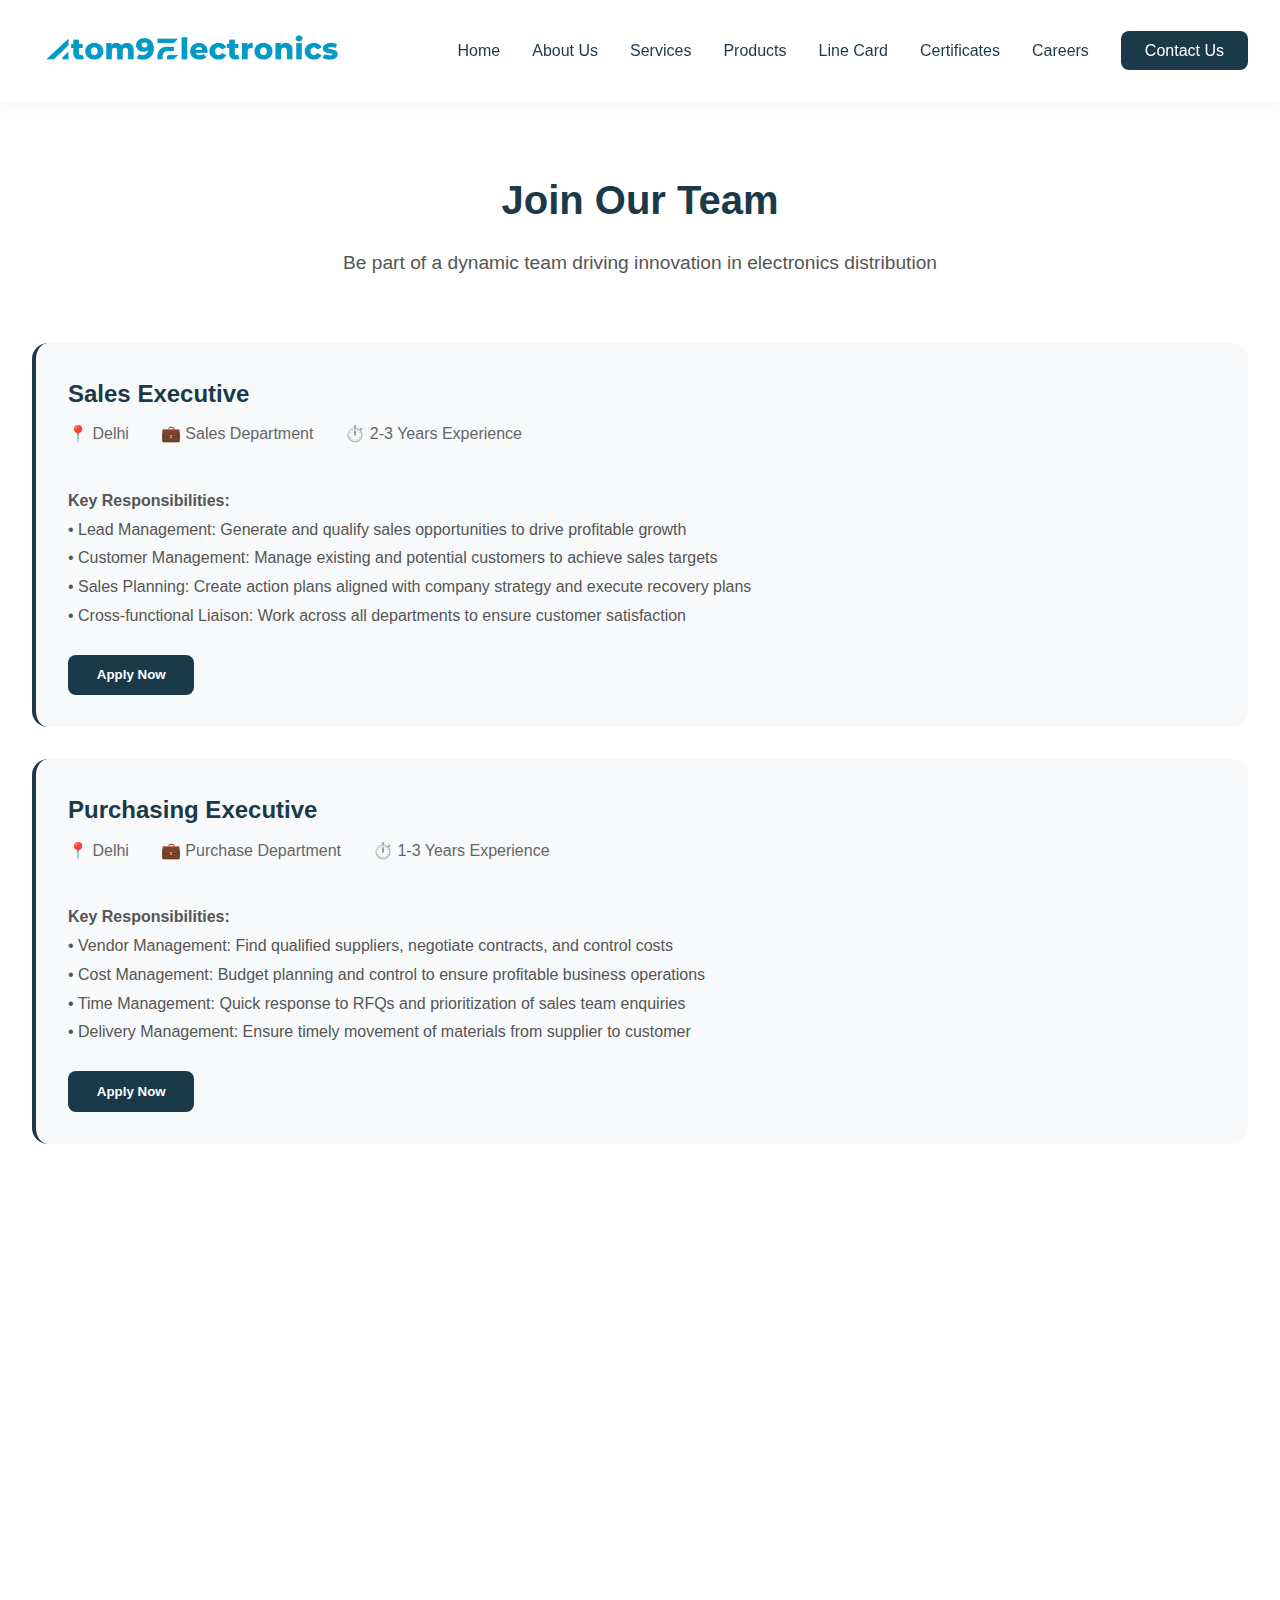
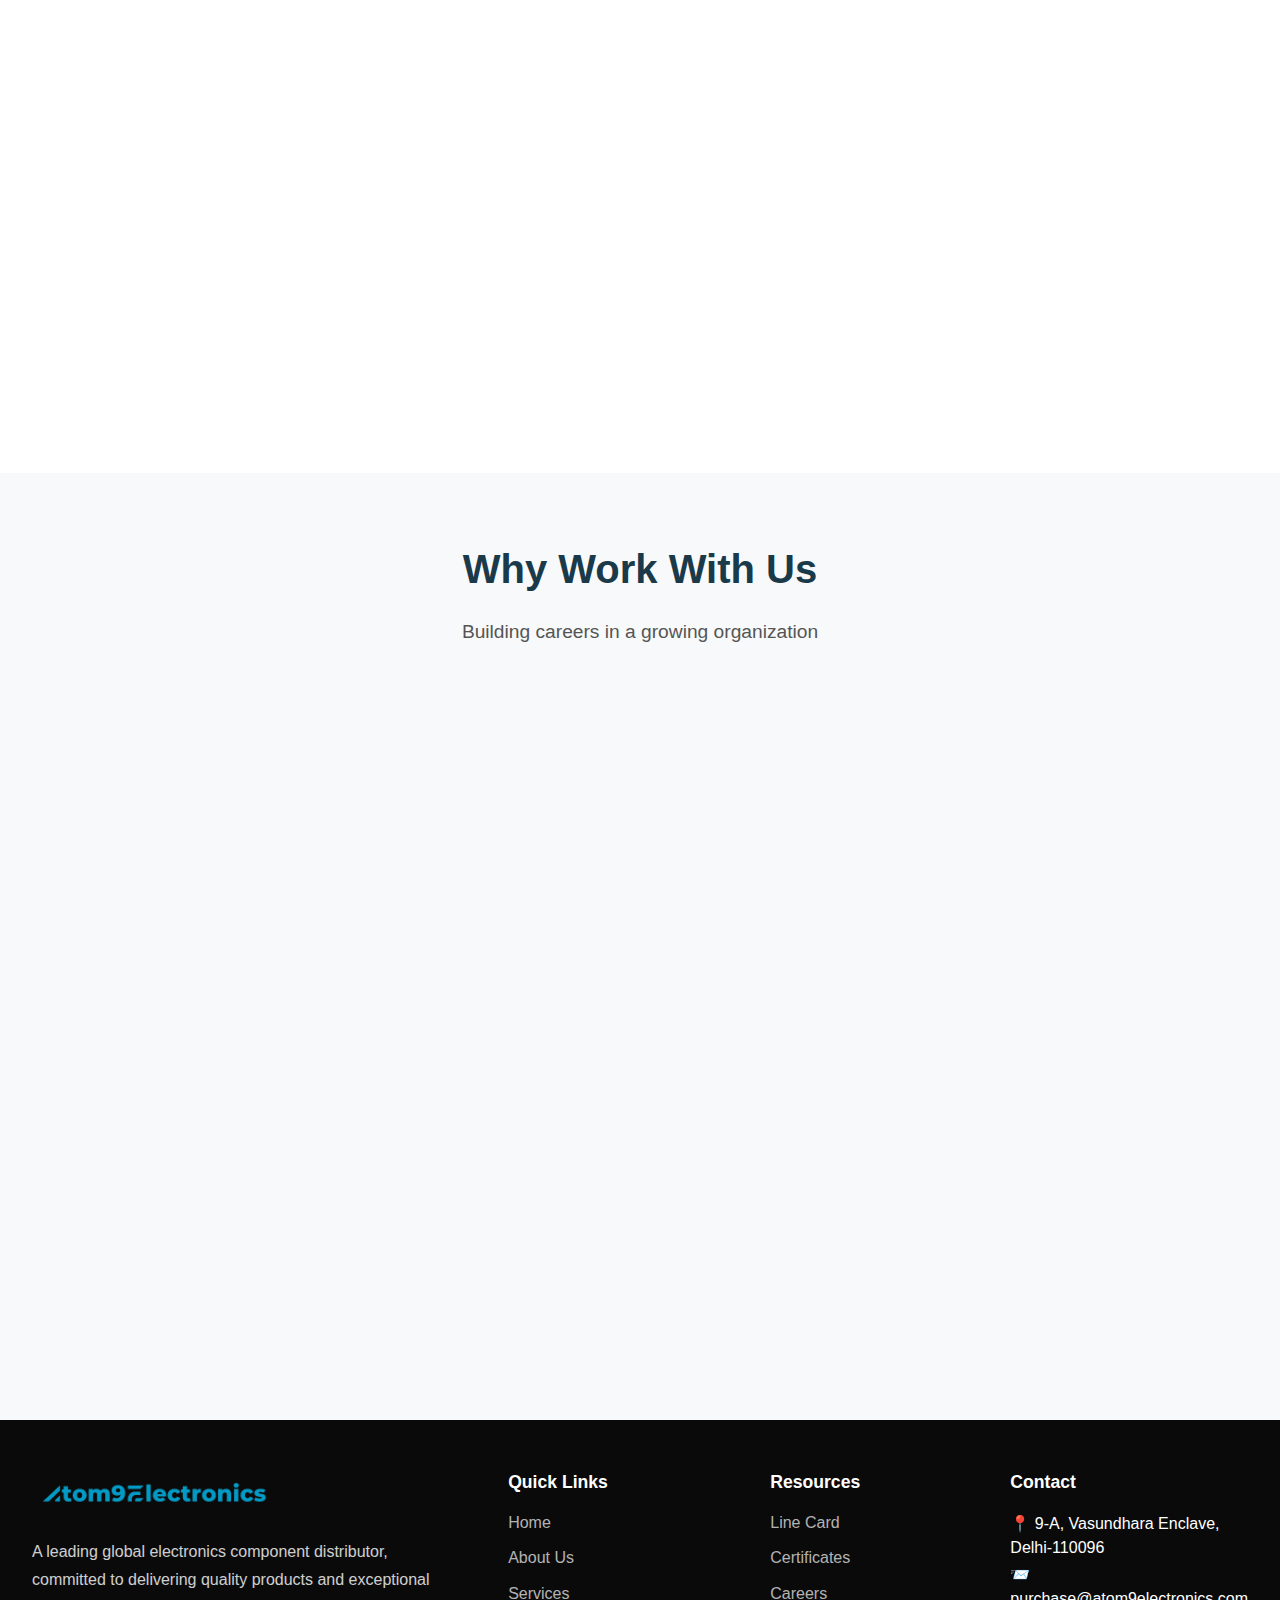
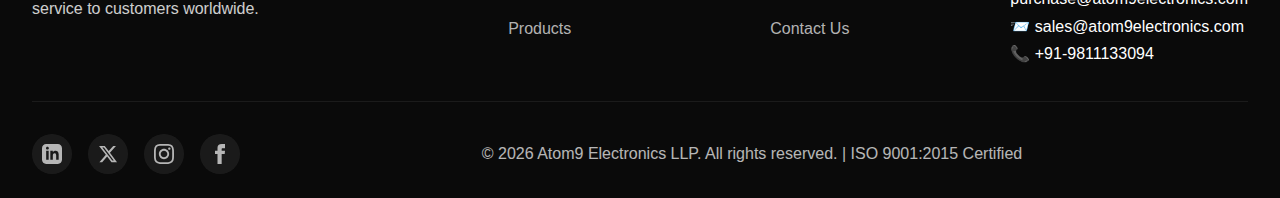
<file: careers.html>
<!DOCTYPE html>
<html lang="en">
<head>
    <meta charset="UTF-8">
    <meta name="viewport" content="width=device-width, initial-scale=1.0">
    <title>Atom9 Electronics | Leading Electronics Distribution in Delhi</title>

    <!-- Favicon -->
    <link rel="icon" href="images/a9-zoom-transparent.ico" type="image/x-icon">
    <link rel="icon" type="image/png" sizes="128x128" href="images/a9-zoom-transparent-128.png">
    <link rel="icon" type="image/png" sizes="256x256" href="images/a9-zoom-transparent-256.png">
    <link rel="apple-touch-icon" sizes="180x180" href="images/a9-zoom-transparent-180.png">

    <link rel="stylesheet" href="style.css">
</head>
<body>
    <!-- Navigation -->
    <nav id="navbar">
        <div class="nav-container"> 
            <a href="index.html" class="logo">
                <img class="logo-icon" src="images/logo.png" alt="Atom9 Electronics">
            </a>
            <ul class="nav-links" id="navLinks">
                <li><a href="index.html" >Home</a></li>
                <li><a href="about_us.html">About Us</a></li>
                <li><a href="services.html">Services</a></li>
                <li><a href="products.html">Products</a></li>
                <li><a href="linecard.html">Line Card</a></li>
                <li><a href="certifications.html">Certificates</a></li>
                <li><a href="careers.html">Careers</a></li>
                <li><a href="contact.html" class="cta-nav">Contact Us</a></li>
            </ul>
            <div class="mobile-toggle" onclick="toggleMobileMenu()">
                <span></span>
                <span></span>
                <span></span>
            </div>
        </div>
    </nav>

    <!-- Careers Page -->
    <div id="careers">
        <section class="careers" style="margin-top: 40px; padding-top: 8rem;">
            <div class="section-header">
                <h2>Join Our Team</h2>
                <p>Be part of a dynamic team driving innovation in electronics distribution</p>
            </div>
            <div class="jobs-grid">
                <div class="job-card">
                    <div class="job-header">
                        <div>
                            <h3 class="job-title">Sales Executive</h3>
                            <div class="job-meta">
                                <div class="job-meta-item">📍 Delhi</div>
                                <div class="job-meta-item">💼 Sales Department</div>
                                <div class="job-meta-item">⏱️ 2-3 Years Experience</div>
                            </div>
                        </div>
                    </div>
                    <div class="job-description">
                        <strong>Key Responsibilities:</strong><br>
                        • Lead Management: Generate and qualify sales opportunities to drive profitable growth<br>
                        • Customer Management: Manage existing and potential customers to achieve sales targets<br>
                        • Sales Planning: Create action plans aligned with company strategy and execute recovery plans<br>
                        • Cross-functional Liaison: Work across all departments to ensure customer satisfaction
                    </div>
                    <button class="btn-apply" onclick="showContactForm('Sales Executive')">Apply Now</button>
                </div>

                <div class="job-card">
                    <div class="job-header">
                        <div>
                            <h3 class="job-title">Purchasing Executive</h3>
                            <div class="job-meta">
                                <div class="job-meta-item">📍 Delhi</div>
                                <div class="job-meta-item">💼 Purchase Department</div>
                                <div class="job-meta-item">⏱️ 1-3 Years Experience</div>
                            </div>
                        </div>
                    </div>
                    <div class="job-description">
                        <strong>Key Responsibilities:</strong><br>
                        • Vendor Management: Find qualified suppliers, negotiate contracts, and control costs<br>
                        • Cost Management: Budget planning and control to ensure profitable business operations<br>
                        • Time Management: Quick response to RFQs and prioritization of sales team enquiries<br>
                        • Delivery Management: Ensure timely movement of materials from supplier to customer
                    </div>
                    <button class="btn-apply" onclick="showContactForm('Purchasing Executive')">Apply Now</button>
                </div>

                <div class="job-card">
                    <div class="job-header">
                        <div>
                            <h3 class="job-title">Quality Assurance Engineer</h3>
                            <div class="job-meta">
                                <div class="job-meta-item">📍 Delhi</div>
                                <div class="job-meta-item">💼 Quality Department</div>
                                <div class="job-meta-item">⏱️ 2-4 Years Experience</div>
                            </div>
                        </div>
                    </div>
                    <div class="job-description">
                        <strong>Key Responsibilities:</strong><br>
                        • Quality Control: Implement and maintain ISO 9001:2015 quality management systems<br>
                        • Inspection: Conduct incoming/outgoing material inspections and testing<br>
                        • Documentation: Maintain quality records and traceability documentation<br>
                        • Process Improvement: Identify and implement preventive quality measures
                    </div>
                    <button class="btn-apply" onclick="showContactForm('Quality Assurance Engineer')">Apply Now</button>
                </div>

                <div class="job-card">
                    <div class="job-header">
                        <div>
                            <h3 class="job-title">Logistics Coordinator</h3>
                            <div class="job-meta">
                                <div class="job-meta-item">📍 Delhi</div>
                                <div class="job-meta-item">💼 Logistics Department</div>
                                <div class="job-meta-item">⏱️ 1-3 Years Experience</div>
                            </div>
                        </div>
                    </div>
                    <div class="job-description">
                        <strong>Key Responsibilities:</strong><br>
                        • Shipment Management: Coordinate domestic and international shipments efficiently<br>
                        • Documentation: Prepare and maintain complete shipping and customs documentation<br>
                        • Tracking: Monitor shipments and ensure timely delivery to customers<br>
                        • Vendor Relations: Liaise with freight forwarders and logistics service providers
                    </div>
                    <button class="btn-apply" onclick="showContactForm('Logistics Coordinator')">Apply Now</button>
                </div>
            </div>
        </section>

        <section class="stats">
            <div class="section-header">
                <h2>Why Work With Us</h2>
                <p>Building careers in a growing organization</p>
            </div>
            <div class="services-grid" style="max-width: 1400px; margin: 2rem auto 0;">
                <div class="service-card">
                    <div class="service-icon">🎯</div>
                    <h3>Career Growth</h3>
                    <p>Clear career progression paths with opportunities for skill development and advancement within the organization.</p>
                </div>
                <div class="service-card">
                    <div class="service-icon">🤝</div>
                    <h3>Collaborative Culture</h3>
                    <p>Work in a supportive environment with experienced professionals who value teamwork and innovation.</p>
                </div>
                <div class="service-card">
                    <div class="service-icon">💡</div>
                    <h3>Learning Opportunities</h3>
                    <p>Regular training programs, industry certifications, and exposure to latest technologies and market trends.</p>
                </div>
                <div class="service-card">
                    <div class="service-icon">🏆</div>
                    <h3>Competitive Benefits</h3>
                    <p>Attractive compensation packages, performance incentives, health benefits, and work-life balance initiatives.</p>
                </div>
            </div>
        </section>
    </div>

    <!-- Footer -->
    <footer>
        <div class="footer-container">
            <div class="footer-brand">
                <div class="footer-logo">
                    <img src="images/logo.png" alt="Atom9 Electronics Logo">
                </div>
                <p>A leading global electronics component distributor, committed to delivering quality products and exceptional service to customers worldwide.</p>
            </div>
            <div class="footer-links">
                <h4>Quick Links</h4>
                <ul>
                    <li><a href="index.html" >Home</a></li>
                    <li><a href="about_us.html">About Us</a></li>
                    <li><a href="services.html">Services</a></li>
                    <li><a href="products.html">Products</a></li>
                </ul>
            </div>
            <div class="footer-links">
                <h4>Resources</h4>
                <ul>
                    <li><a href="linecard.html">Line Card</a></li>
                    <li><a href="certifications.html">Certificates</a></li>
                    <li><a href="careers.html">Careers</a></li>
                    <li><a href="contact.html">Contact Us</a></li>
                </ul>
            </div>
            <div class="footer-links contact-links">
                <h4>Contact</h4>
                <ul>
                    <li>📍 9-A, Vasundhara Enclave, Delhi-110096</li>
                    <li>📨 purchase@atom9electronics.com</li>
                    <li>📨 sales@atom9electronics.com</li>
                    <li>📞 +91-9811133094</li>
                </ul>
            </div> 
        </div>
        <div class="footer-bottom">
            <div class="social-icons">
                <a href="https://www.linkedin.com/in/" target="_blank" rel="noopener noreferrer" class="social-icon" title="LinkedIn">
                    <svg xmlns="http://www.w3.org/2000/svg" viewBox="0 0 24 24"><path d="M19 0h-14c-2.761 0-5 2.239-5 5v14c0 2.761 2.239 5 5 5h14c2.762 0 5-2.239 5-5v-14c0-2.761-2.238-5-5-5zm-11 19h-3v-11h3v11zm-1.5-12.268c-.966 0-1.75-.79-1.75-1.764s.784-1.764 1.75-1.764 1.75.79 1.75 1.764-.783 1.764-1.75 1.764zm13.5 12.268h-3v-5.604c0-3.368-4-3.113-4 0v5.604h-3v-11h3v1.765c1.396-2.586 7-2.777 7 2.476v6.759z"/></svg>
                </a>
                <a href="https://www.linkedin.com/in/" target="_blank" rel="noopener noreferrer" class="social-icon" title="X (Twitter)">
                    <svg xmlns="http://www.w3.org/2000/svg" viewBox="0 0 24 24"><path d="M18.244 2.25h3.308l-7.227 8.26 8.502 11.24H16.17l-5.214-6.817L4.99 21.75H1.68l7.73-8.835L1.254 2.25H8.08l4.713 6.231zm-1.161 17.52h1.833L7.084 4.126H5.117z"/></svg>
                </a>
                <a href="https://www.linkedin.com/in/" target="_blank" rel="noopener noreferrer" class="social-icon" title="Instagram">
                    <svg xmlns="http://www.w3.org/2000/svg" viewBox="0 0 24 24"><path d="M12 2.163c3.204 0 3.584.012 4.85.07 3.252.148 4.771 1.691 4.919 4.919.058 1.265.069 1.645.069 4.849 0 3.205-.012 3.584-.069 4.849-.149 3.225-1.664 4.771-4.919 4.919-1.266.058-1.644.07-4.85.07-3.204 0-3.584-.012-4.849-.07-3.26-.149-4.771-1.699-4.919-4.92-.058-1.265-.07-1.644-.07-4.849 0-3.204.013-3.583.07-4.849.149-3.227 1.664-4.771 4.919-4.919 1.266-.057 1.645-.069 4.849-.069zm0-2.163c-3.259 0-3.667.014-4.947.072-4.358.2-6.78 2.618-6.98 6.98-.059 1.281-.073 1.689-.073 4.948 0 3.259.014 3.668.072 4.948.2 4.358 2.618 6.78 6.98 6.98 1.281.058 1.689.072 4.948.072 3.259 0 3.668-.014 4.948-.072 4.354-.2 6.782-2.618 6.979-6.98.059-1.28.073-1.689.073-4.948 0-3.259-.014-3.667-.072-4.947-.196-4.354-2.617-6.78-6.979-6.98-1.281-.059-1.69-.073-4.949-.073zm0 5.838c-3.403 0-6.162 2.759-6.162 6.162s2.759 6.163 6.162 6.163 6.162-2.759 6.162-6.163c0-3.403-2.759-6.162-6.162-6.162zm0 10.162c-2.209 0-4-1.79-4-4 0-2.209 1.791-4 4-4s4 1.791 4 4c0 2.21-1.791 4-4 4zm6.406-11.845c-.796 0-1.441.645-1.441 1.44s.645 1.44 1.441 1.44c.795 0 1.439-.645 1.439-1.44s-.644-1.44-1.439-1.44z"/></svg>
                </a>
                <a href="https://www.linkedin.com/in/" target="_blank" rel="noopener noreferrer" class="social-icon" title="Facebook">
                    <svg xmlns="http://www.w3.org/2000/svg" viewBox="0 0 24 24"><path d="M9 8h-3v4h3v12h5v-12h3.642l.358-4h-4v-1.667c0-.955.192-1.333 1.115-1.333h2.885v-5h-3.808c-3.596 0-5.192 1.583-5.192 4.615v3.385z"/></svg>
                </a>
            </div>
            <div class="footer-bottom-text">
                <p>&copy; 2026 Atom9 Electronics LLP. All rights reserved. | ISO 9001:2015 Certified</p>
            </div>
        </div>
    </footer>

    <script>
        // Navigation scroll effect
        window.addEventListener('scroll', () => {
            const navbar = document.getElementById('navbar');
            if (window.scrollY > 50) {
                navbar.classList.add('scrolled');
            } else {
                navbar.classList.remove('scrolled');
            }
        });

        // Mobile menu toggle
        function toggleMobileMenu() {
            const navLinks = document.getElementById('navLinks');
            navLinks.classList.toggle('active');
        }

        // Page navigation
        function showPage(pageId) {
            // Hide all pages
            const pages = document.querySelectorAll('.page-section');
            pages.forEach(page => page.classList.remove('active'));
            
            // Show selected page
            const selectedPage = document.getElementById(pageId);
            if (selectedPage) {
                selectedPage.classList.add('active');
            }
            
            // Scroll to top
            window.scrollTo({ top: 0, behavior: 'smooth' });
            
            // Close mobile menu if open
            const navLinks = document.getElementById('navLinks');
            navLinks.classList.remove('active');
        }

        // Form submission
        async function handleSubmit(event) {
            event.preventDefault();
            const form = event.target;
            const submitBtn = form.querySelector('.btn-submit');
            const originalBtnText = submitBtn.textContent;
            
            // Disable button and show loading state
            submitBtn.disabled = true;
            submitBtn.textContent = 'Sending...';
            
            const formData = new FormData(form);
            
            // Prepare email data
            const emailData = {
                name: formData.get('name'),
                email: formData.get('email'),
                phone: formData.get('phone') || 'Not provided',
                company: formData.get('company'),
                subject: formData.get('subject'),
                message: formData.get('message')
            };
            
            try {
                // Using Web3Forms service (free and works with any email)
                const response = await fetch('https://api.web3forms.com/submit', {
                    method: 'POST',
                    headers: {
                        'Content-Type': 'application/json',
                        'Accept': 'application/json'
                    },
                    body: JSON.stringify({
                        access_key: 'YOUR_WEB3FORMS_ACCESS_KEY', // You need to register at https://web3forms.com to get your free access key
                        subject: `New Contact Form Submission - ${emailData.subject}`,
                        from_name: 'Atom9 Electronics Website',
                        email: 'sales@atom9electronics.com,purchase@atom9electronics.com', // Both emails will receive
                        message: `
Name: ${emailData.name}
Email: ${emailData.email}
Phone: ${emailData.phone}
Company: ${emailData.company}
Subject: ${emailData.subject}

Message:
${emailData.message}
                        `.trim()
                    })
                });
                
                const result = await response.json();
                
                if (response.ok && result.success) {
                    alert('Thank you for your message! We will get back to you shortly at both sales@atom9electronics.com and purchase@atom9electronics.com.');
                    form.reset();
                } else {
                    throw new Error(result.message || 'Submission failed');
                }
            } catch (error) {
                console.error('Form submission error:', error);
                alert('Sorry, there was an error sending your message. Please try again or email us directly at sales@atom9electronics.com or purchase@atom9electronics.com');
            } finally {
                // Re-enable button
                submitBtn.disabled = false;
                submitBtn.textContent = originalBtnText;
            }
        }

        // Apply now function
        function showContactForm(position) {
            showPage('contact');
            setTimeout(() => {
                const subjectField = document.getElementById('subject');
                subjectField.value = `Application for ${position}`;
                subjectField.scrollIntoView({ behavior: 'smooth', block: 'center' });
            }, 300);
        }

        // Smooth scrolling for anchor links
        document.querySelectorAll('a[href^="#"]').forEach(anchor => {
            anchor.addEventListener('click', function (e) {
                const href = this.getAttribute('href');
                if (href !== '#' && href.length > 1) {
                    e.preventDefault();
                }
            });
        });

        // Add animation on scroll
        const observerOptions = {
            threshold: 0.1,
            rootMargin: '0px 0px -50px 0px'
        };

        const observer = new IntersectionObserver((entries) => {
            entries.forEach(entry => {
                if (entry.isIntersecting) {
                    entry.target.style.opacity = '1';
                    entry.target.style.transform = 'translateY(0)';
                }
            });
        }, observerOptions);

        // Observe all cards
        document.addEventListener('DOMContentLoaded', () => {
            const cards = document.querySelectorAll('.service-card, .product-card, .job-card, .cert-card, .brand-card');
            cards.forEach(card => {
                card.style.opacity = '0';
                card.style.transform = 'translateY(20px)';
                card.style.transition = 'opacity 0.6s ease, transform 0.6s ease';
                observer.observe(card);
            });
        });
    </script>
</body>
</html>
</file>
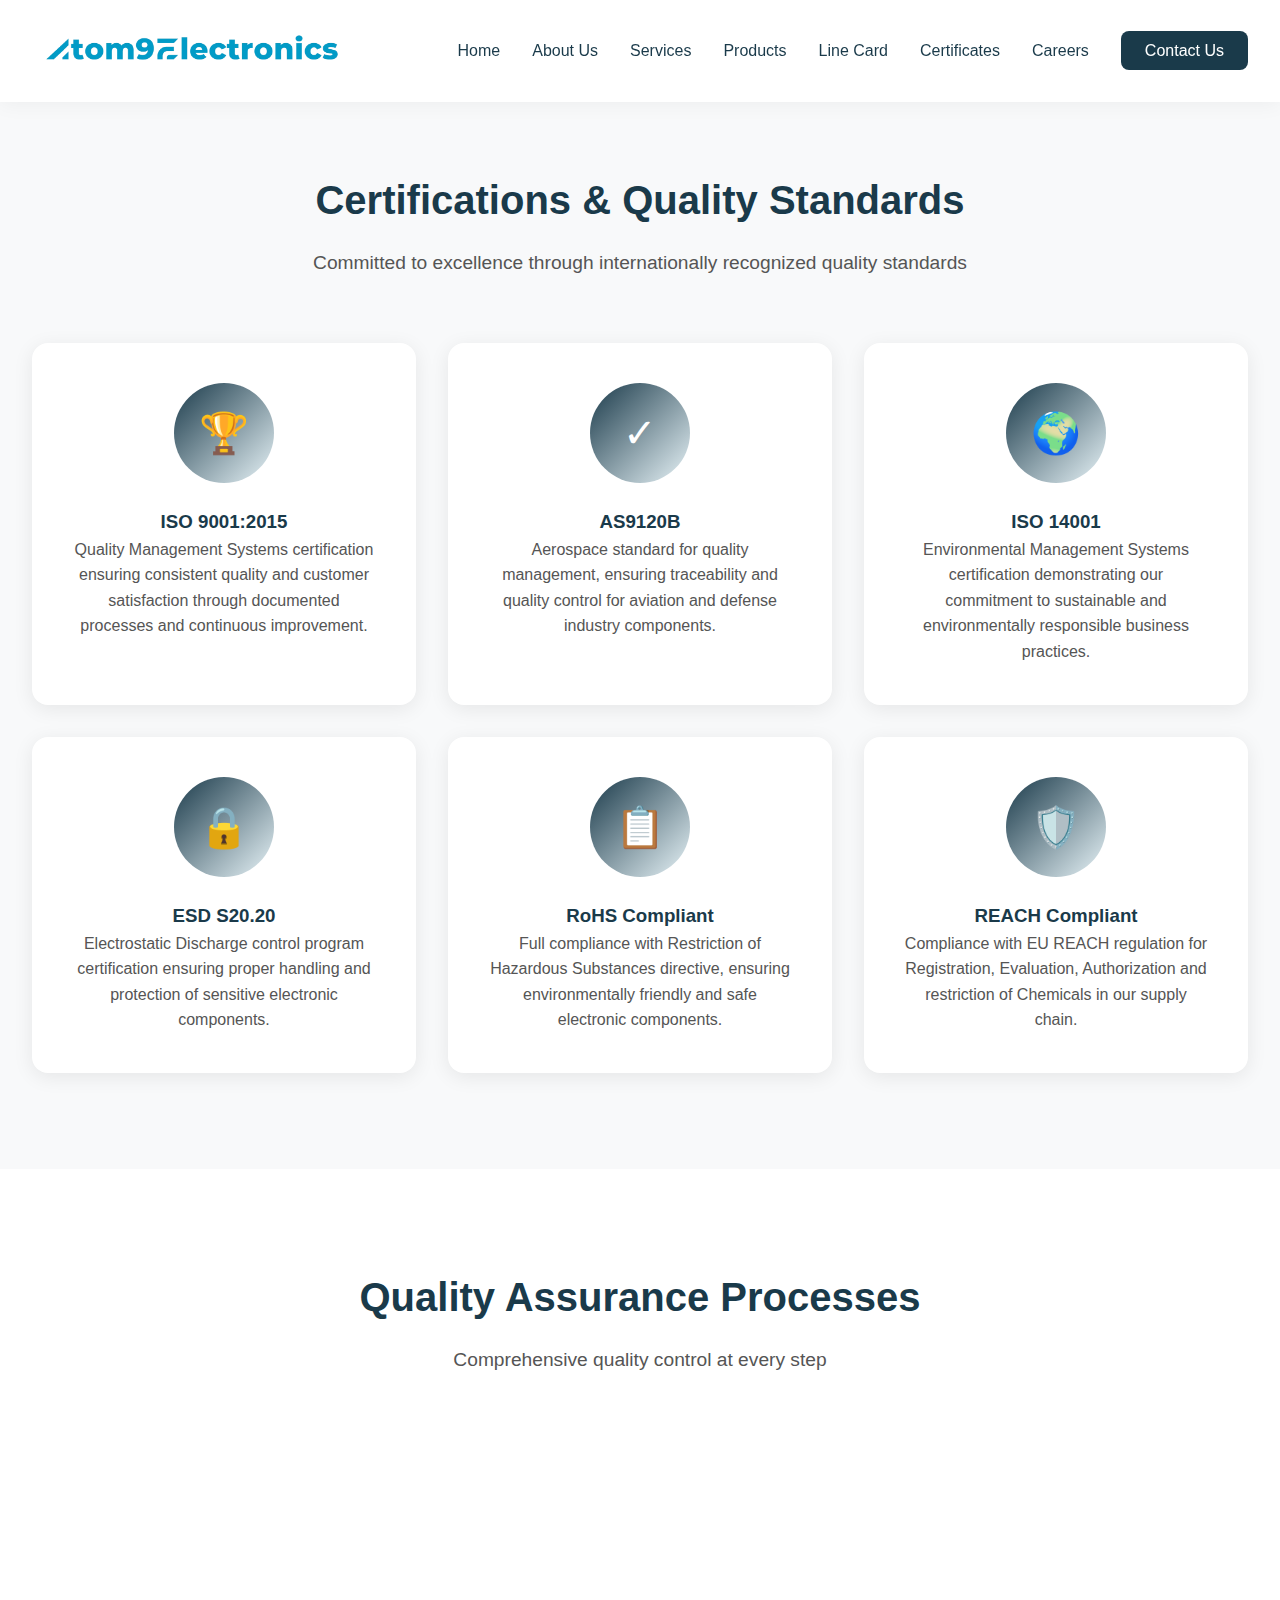
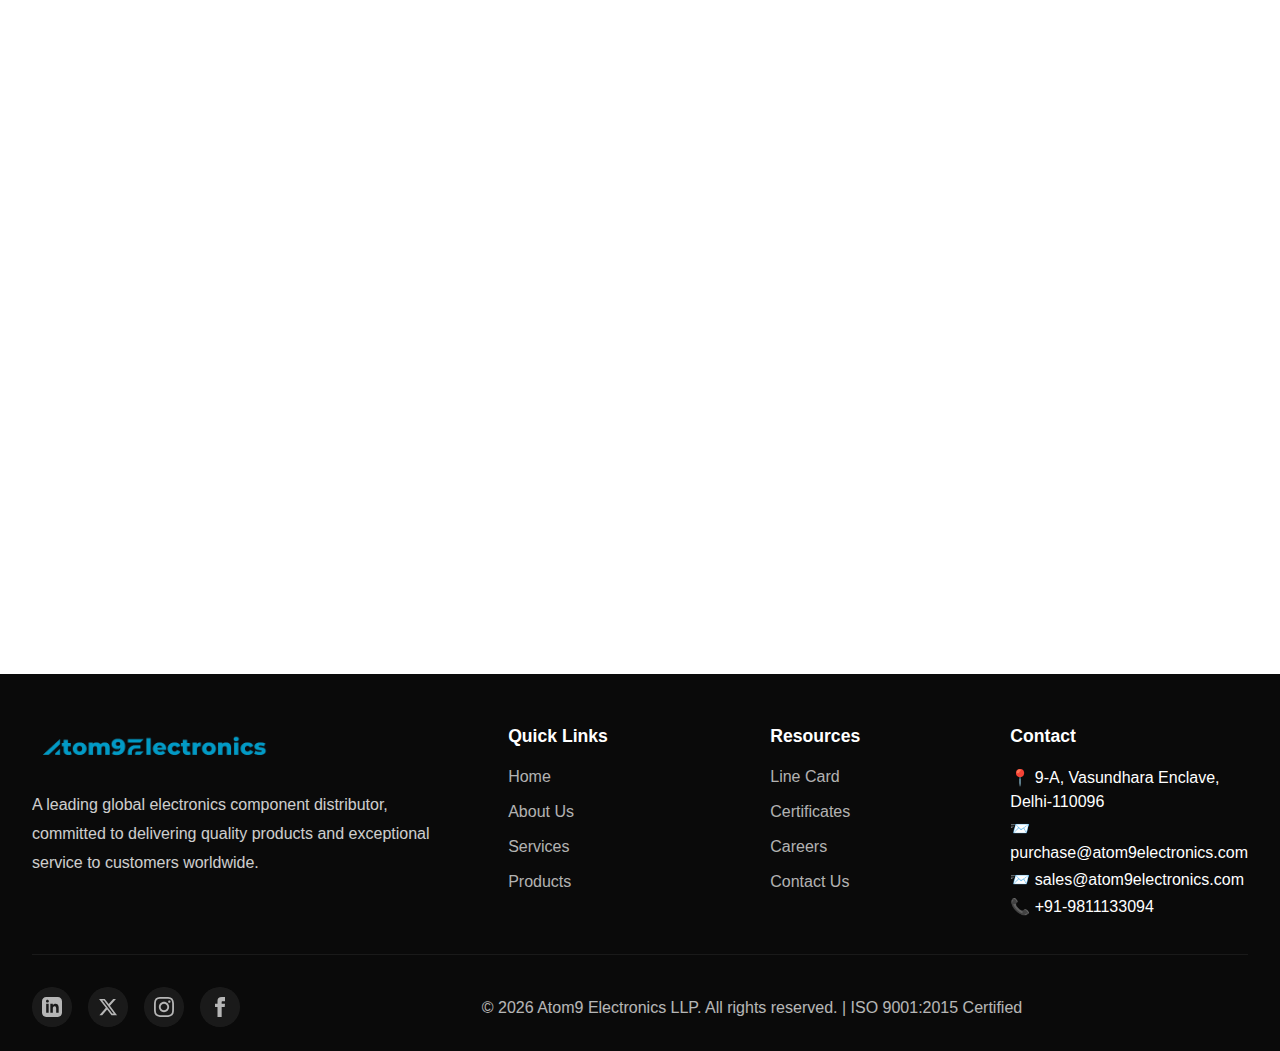
<file: certifications.html>
<!DOCTYPE html>
<html lang="en">
<head>
    <meta charset="UTF-8">
    <meta name="viewport" content="width=device-width, initial-scale=1.0">
    <title>Atom9 Electronics | Leading Electronics Distribution in Delhi</title>

    <!-- Favicon -->
    <link rel="icon" href="images/a9-zoom-transparent.ico" type="image/x-icon">
    <link rel="icon" type="image/png" sizes="128x128" href="images/a9-zoom-transparent-128.png">
    <link rel="icon" type="image/png" sizes="256x256" href="images/a9-zoom-transparent-256.png">
    <link rel="apple-touch-icon" sizes="180x180" href="images/a9-zoom-transparent-180.png">

    <link rel="stylesheet" href="style.css">
</head>
<body>
    <!-- Navigation -->
    <nav id="navbar">
        <div class="nav-container">        
            <a href="index.html" class="logo">
                <img class="logo-icon" src="images/logo.png" alt="Atom9 Electronics">
            </a>
            <ul class="nav-links" id="navLinks">
                <li><a href="index.html" >Home</a></li>
                <li><a href="about_us.html">About Us</a></li>
                <li><a href="services.html">Services</a></li>
                <li><a href="products.html">Products</a></li>
                <li><a href="linecard.html">Line Card</a></li>
                <li><a href="certifications.html">Certificates</a></li>
                <li><a href="careers.html">Careers</a></li>
                <li><a href="contact.html" class="cta-nav">Contact Us</a></li>
            </ul>
            <div class="mobile-toggle" onclick="toggleMobileMenu()">
                <span></span>
                <span></span>
                <span></span>
            </div>
        </div>
    </nav>

    <!-- Certifications Page -->
    <div id="certifications">
        <section class="certifications" style="margin-top: 40px; padding-top: 8rem;">
            <div class="section-header">
                <h2>Certifications & Quality Standards</h2>
                <p>Committed to excellence through internationally recognized quality standards</p>
            </div>
            <div class="cert-grid">
                <div class="cert-card">
                    <div class="cert-badge">🏆</div>
                    <h3>ISO 9001:2015</h3>
                    <p>Quality Management Systems certification ensuring consistent quality and customer satisfaction through documented processes and continuous improvement.</p>
                </div>
                <div class="cert-card">
                    <div class="cert-badge">✓</div>
                    <h3>AS9120B</h3>
                    <p>Aerospace standard for quality management, ensuring traceability and quality control for aviation and defense industry components.</p>
                </div>
                <div class="cert-card">
                    <div class="cert-badge">🌍</div>
                    <h3>ISO 14001</h3>
                    <p>Environmental Management Systems certification demonstrating our commitment to sustainable and environmentally responsible business practices.</p>
                </div>
                <div class="cert-card">
                    <div class="cert-badge">🔒</div>
                    <h3>ESD S20.20</h3>
                    <p>Electrostatic Discharge control program certification ensuring proper handling and protection of sensitive electronic components.</p>
                </div>
                <div class="cert-card">
                    <div class="cert-badge">📋</div>
                    <h3>RoHS Compliant</h3>
                    <p>Full compliance with Restriction of Hazardous Substances directive, ensuring environmentally friendly and safe electronic components.</p>
                </div>
                <div class="cert-card">
                    <div class="cert-badge">🛡️</div>
                    <h3>REACH Compliant</h3>
                    <p>Compliance with EU REACH regulation for Registration, Evaluation, Authorization and restriction of Chemicals in our supply chain.</p>
                </div>
            </div>
        </section>

        <section class="services" style="background: white;">
            <div class="section-header">
                <h2>Quality Assurance Processes</h2>
                <p>Comprehensive quality control at every step</p>
            </div>
            <div class="services-grid">
                <div class="service-card">
                    <div class="service-icon">🔍</div>
                    <h3>Incoming Inspection</h3>
                    <p>Rigorous inspection of all incoming materials including visual inspection, quantity verification, and authenticity checks against manufacturer standards.</p>
                </div>
                <div class="service-card">
                    <div class="service-icon">📊</div>
                    <h3>Vendor Selection & Rating</h3>
                    <p>Comprehensive vendor evaluation process including performance metrics, quality ratings, and regular audits to maintain our selective vendor list.</p>
                </div>
                <div class="service-card">
                    <div class="service-icon">📝</div>
                    <h3>Documentation Control</h3>
                    <p>Complete documentation and procedures maintained for all operations ensuring traceability, compliance, and quality at every stage of the supply chain.</p>
                </div>
                <div class="service-card">
                    <div class="service-icon">🎓</div>
                    <h3>Continuous Training</h3>
                    <p>Regular employee training programs covering quality standards, handling procedures, industry updates, and best practices in electronics distribution.</p>
                </div>
                <div class="service-card">
                    <div class="service-icon">🛡️</div>
                    <h3>Preventive Quality Measures</h3>
                    <p>Proactive quality procedures designed to prevent defects and non-conformances before they occur, ensuring consistent delivery excellence.</p>
                </div>
                <div class="service-card">
                    <div class="service-icon">🔗</div>
                    <h3>End-to-End Traceability</h3>
                    <p>Complete part traceability from manufacturer to end-user with comprehensive records including lot codes, date codes, and chain of custody documentation.</p>
                </div>
            </div>
        </section>
    </div>

    <!-- Footer -->
    <footer>
        <div class="footer-container">
            <div class="footer-brand">
                <div class="footer-logo">
                    <img src="images/logo.png" alt="Atom9 Electronics Logo">
                </div>
                <p>A leading global electronics component distributor, committed to delivering quality products and exceptional service to customers worldwide.</p>
            </div>
            <div class="footer-links">
                <h4>Quick Links</h4>
                <ul>
                    <li><a href="index.html" >Home</a></li>
                    <li><a href="about_us.html">About Us</a></li>
                    <li><a href="services.html">Services</a></li>
                    <li><a href="products.html">Products</a></li>
                </ul>
            </div>
            <div class="footer-links">
                <h4>Resources</h4>
                <ul>
                    <li><a href="linecard.html">Line Card</a></li>
                    <li><a href="certifications.html">Certificates</a></li>
                    <li><a href="careers.html">Careers</a></li>
                    <li><a href="contact.html">Contact Us</a></li>
                </ul>
            </div>
            <div class="footer-links contact-links">
                <h4>Contact</h4>
                <ul>
                    <li>📍 9-A, Vasundhara Enclave, Delhi-110096</li>
                    <li>📨 purchase@atom9electronics.com</li>
                    <li>📨 sales@atom9electronics.com</li>
                    <li>📞 +91-9811133094</li>
                </ul>
            </div> 
        </div>
        <div class="footer-bottom">
            <div class="social-icons">
                <a href="https://www.linkedin.com/in/aman-verma-3a391b72/" target="_blank" rel="noopener noreferrer" class="social-icon" title="LinkedIn">
                    <svg xmlns="http://www.w3.org/2000/svg" viewBox="0 0 24 24"><path d="M19 0h-14c-2.761 0-5 2.239-5 5v14c0 2.761 2.239 5 5 5h14c2.762 0 5-2.239 5-5v-14c0-2.761-2.238-5-5-5zm-11 19h-3v-11h3v11zm-1.5-12.268c-.966 0-1.75-.79-1.75-1.764s.784-1.764 1.75-1.764 1.75.79 1.75 1.764-.783 1.764-1.75 1.764zm13.5 12.268h-3v-5.604c0-3.368-4-3.113-4 0v5.604h-3v-11h3v1.765c1.396-2.586 7-2.777 7 2.476v6.759z"/></svg>
                </a>
                <a href="https://www.linkedin.com/in/aman-verma-3a391b72/" target="_blank" rel="noopener noreferrer" class="social-icon" title="X (Twitter)">
                    <svg xmlns="http://www.w3.org/2000/svg" viewBox="0 0 24 24"><path d="M18.244 2.25h3.308l-7.227 8.26 8.502 11.24H16.17l-5.214-6.817L4.99 21.75H1.68l7.73-8.835L1.254 2.25H8.08l4.713 6.231zm-1.161 17.52h1.833L7.084 4.126H5.117z"/></svg>
                </a>
                <a href="https://www.linkedin.com/in/aman-verma-3a391b72/" target="_blank" rel="noopener noreferrer" class="social-icon" title="Instagram">
                    <svg xmlns="http://www.w3.org/2000/svg" viewBox="0 0 24 24"><path d="M12 2.163c3.204 0 3.584.012 4.85.07 3.252.148 4.771 1.691 4.919 4.919.058 1.265.069 1.645.069 4.849 0 3.205-.012 3.584-.069 4.849-.149 3.225-1.664 4.771-4.919 4.919-1.266.058-1.644.07-4.85.07-3.204 0-3.584-.012-4.849-.07-3.26-.149-4.771-1.699-4.919-4.92-.058-1.265-.07-1.644-.07-4.849 0-3.204.013-3.583.07-4.849.149-3.227 1.664-4.771 4.919-4.919 1.266-.057 1.645-.069 4.849-.069zm0-2.163c-3.259 0-3.667.014-4.947.072-4.358.2-6.78 2.618-6.98 6.98-.059 1.281-.073 1.689-.073 4.948 0 3.259.014 3.668.072 4.948.2 4.358 2.618 6.78 6.98 6.98 1.281.058 1.689.072 4.948.072 3.259 0 3.668-.014 4.948-.072 4.354-.2 6.782-2.618 6.979-6.98.059-1.28.073-1.689.073-4.948 0-3.259-.014-3.667-.072-4.947-.196-4.354-2.617-6.78-6.979-6.98-1.281-.059-1.69-.073-4.949-.073zm0 5.838c-3.403 0-6.162 2.759-6.162 6.162s2.759 6.163 6.162 6.163 6.162-2.759 6.162-6.163c0-3.403-2.759-6.162-6.162-6.162zm0 10.162c-2.209 0-4-1.79-4-4 0-2.209 1.791-4 4-4s4 1.791 4 4c0 2.21-1.791 4-4 4zm6.406-11.845c-.796 0-1.441.645-1.441 1.44s.645 1.44 1.441 1.44c.795 0 1.439-.645 1.439-1.44s-.644-1.44-1.439-1.44z"/></svg>
                </a>
                <a href="https://www.linkedin.com/in/aman-verma-3a391b72/" target="_blank" rel="noopener noreferrer" class="social-icon" title="Facebook">
                    <svg xmlns="http://www.w3.org/2000/svg" viewBox="0 0 24 24"><path d="M9 8h-3v4h3v12h5v-12h3.642l.358-4h-4v-1.667c0-.955.192-1.333 1.115-1.333h2.885v-5h-3.808c-3.596 0-5.192 1.583-5.192 4.615v3.385z"/></svg>
                </a>
            </div>
            <div class="footer-bottom-text">
                <p>&copy; 2026 Atom9 Electronics LLP. All rights reserved. | ISO 9001:2015 Certified</p>
            </div>
        </div>
    </footer>

    <script>
        // Navigation scroll effect
        window.addEventListener('scroll', () => {
            const navbar = document.getElementById('navbar');
            if (window.scrollY > 50) {
                navbar.classList.add('scrolled');
            } else {
                navbar.classList.remove('scrolled');
            }
        });

        // Mobile menu toggle
        function toggleMobileMenu() {
            const navLinks = document.getElementById('navLinks');
            navLinks.classList.toggle('active');
        }

        // Page navigation
        function showPage(pageId) {
            // Hide all pages
            const pages = document.querySelectorAll('.page-section');
            pages.forEach(page => page.classList.remove('active'));
            
            // Show selected page
            const selectedPage = document.getElementById(pageId);
            if (selectedPage) {
                selectedPage.classList.add('active');
            }
            
            // Scroll to top
            window.scrollTo({ top: 0, behavior: 'smooth' });
            
            // Close mobile menu if open
            const navLinks = document.getElementById('navLinks');
            navLinks.classList.remove('active');
        }

        // Form submission
        async function handleSubmit(event) {
            event.preventDefault();
            const form = event.target;
            const submitBtn = form.querySelector('.btn-submit');
            const originalBtnText = submitBtn.textContent;
            
            // Disable button and show loading state
            submitBtn.disabled = true;
            submitBtn.textContent = 'Sending...';
            
            const formData = new FormData(form);
            
            // Prepare email data
            const emailData = {
                name: formData.get('name'),
                email: formData.get('email'),
                phone: formData.get('phone') || 'Not provided',
                company: formData.get('company'),
                subject: formData.get('subject'),
                message: formData.get('message')
            };
            
            try {
                // Using Web3Forms service (free and works with any email)
                const response = await fetch('https://api.web3forms.com/submit', {
                    method: 'POST',
                    headers: {
                        'Content-Type': 'application/json',
                        'Accept': 'application/json'
                    },
                    body: JSON.stringify({
                        access_key: 'YOUR_WEB3FORMS_ACCESS_KEY', // You need to register at https://web3forms.com to get your free access key
                        subject: `New Contact Form Submission - ${emailData.subject}`,
                        from_name: 'Atom9 Electronics Website',
                        email: 'sales@atom9electronics.com,purchase@atom9electronics.com', // Both emails will receive
                        message: `
Name: ${emailData.name}
Email: ${emailData.email}
Phone: ${emailData.phone}
Company: ${emailData.company}
Subject: ${emailData.subject}

Message:
${emailData.message}
                        `.trim()
                    })
                });
                
                const result = await response.json();
                
                if (response.ok && result.success) {
                    alert('Thank you for your message! We will get back to you shortly at both sales@atom9electronics.com and purchase@atom9electronics.com.');
                    form.reset();
                } else {
                    throw new Error(result.message || 'Submission failed');
                }
            } catch (error) {
                console.error('Form submission error:', error);
                alert('Sorry, there was an error sending your message. Please try again or email us directly at sales@atom9electronics.com or purchase@atom9electronics.com');
            } finally {
                // Re-enable button
                submitBtn.disabled = false;
                submitBtn.textContent = originalBtnText;
            }
        }

        // Apply now function
        function showContactForm(position) {
            showPage('contact');
            setTimeout(() => {
                const subjectField = document.getElementById('subject');
                subjectField.value = `Application for ${position}`;
                subjectField.scrollIntoView({ behavior: 'smooth', block: 'center' });
            }, 300);
        }

        // Smooth scrolling for anchor links
        document.querySelectorAll('a[href^="#"]').forEach(anchor => {
            anchor.addEventListener('click', function (e) {
                const href = this.getAttribute('href');
                if (href !== '#' && href.length > 1) {
                    e.preventDefault();
                }
            });
        });

        // Add animation on scroll
        const observerOptions = {
            threshold: 0.1,
            rootMargin: '0px 0px -50px 0px'
        };

        const observer = new IntersectionObserver((entries) => {
            entries.forEach(entry => {
                if (entry.isIntersecting) {
                    entry.target.style.opacity = '1';
                    entry.target.style.transform = 'translateY(0)';
                }
            });
        }, observerOptions);

        // Observe all cards
        document.addEventListener('DOMContentLoaded', () => {
            const cards = document.querySelectorAll('.service-card, .product-card, .job-card, .cert-card, .brand-card');
            cards.forEach(card => {
                card.style.opacity = '0';
                card.style.transform = 'translateY(20px)';
                card.style.transition = 'opacity 0.6s ease, transform 0.6s ease';
                observer.observe(card);
            });
        });
    </script>
</body>
</html>
</file>
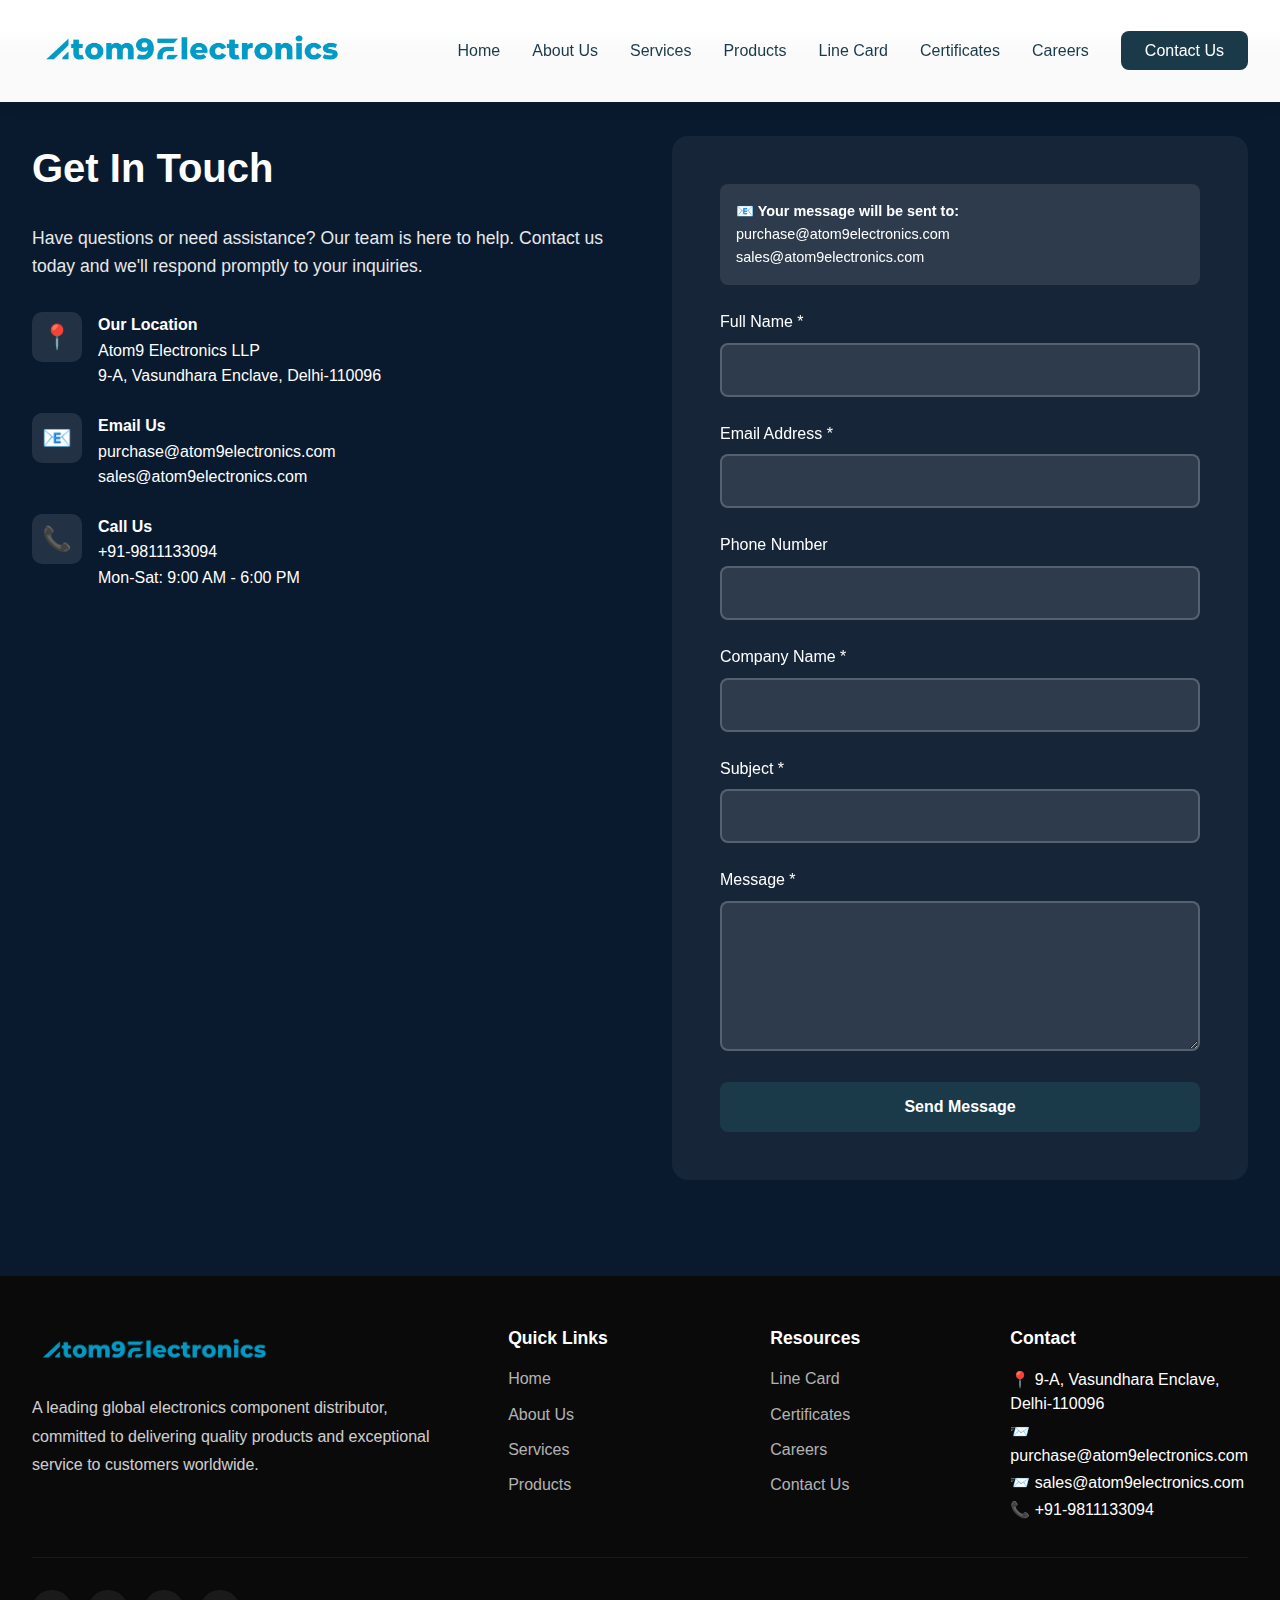
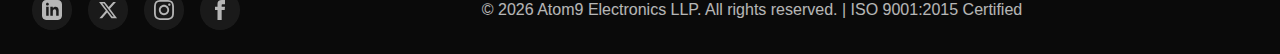
<file: contact.html>
<!DOCTYPE html>
<html lang="en">
<head>
    <meta charset="UTF-8">
    <meta name="viewport" content="width=device-width, initial-scale=1.0">
    <title>Atom9 Electronics | Leading Electronics Distribution in Delhi</title>

    <!-- Favicon -->
    <link rel="icon" href="images/a9-zoom-transparent.ico" type="image/x-icon">
    <link rel="icon" type="image/png" sizes="128x128" href="images/a9-zoom-transparent-128.png">
    <link rel="icon" type="image/png" sizes="256x256" href="images/a9-zoom-transparent-256.png">
    <link rel="apple-touch-icon" sizes="180x180" href="images/a9-zoom-transparent-180.png">

    <link rel="stylesheet" href="style.css">
</head>
<body>
    <!-- Navigation -->
    <nav id="navbar">
        <div class="nav-container"> 
            <a href="index.html" class="logo">
                <img class="logo-icon" src="images/logo.png" alt="Atom9 Electronics">
            </a>
            <ul class="nav-links" id="navLinks">
                <li><a href="index.html" >Home</a></li>
                <li><a href="about_us.html">About Us</a></li>
                <li><a href="services.html">Services</a></li>
                <li><a href="products.html">Products</a></li>
                <li><a href="linecard.html">Line Card</a></li>
                <li><a href="certifications.html">Certificates</a></li>
                <li><a href="careers.html">Careers</a></li>
                <li><a href="contact.html" class="cta-nav">Contact Us</a></li>
            </ul>
            <div class="mobile-toggle" onclick="toggleMobileMenu()">
                <span></span>
                <span></span>
                <span></span>
            </div>
        </div>
    </nav>

    <!-- Contact Page -->
    <div id="contact">
        <section class="contact" style="margin-top: 40px;">
            <div class="contact-container">
                <div class="contact-info">
                    <h2>Get In Touch</h2>
                    <p>Have questions or need assistance? Our team is here to help. Contact us today and we'll respond promptly to your inquiries.</p>
                    <div class="contact-details">
                        <div class="contact-item">
                            <div class="contact-icon">📍</div>
                            <div>
                                <strong>Our Location</strong><br>
                                Atom9 Electronics LLP<br>
                                9-A, Vasundhara Enclave, Delhi-110096
                            </div>
                        </div>
                        <div class="contact-item">
                            <div class="contact-icon">📧</div>
                            <div>
                                <strong>Email Us</strong><br>
                                purchase@atom9electronics.com<br>
                                sales@atom9electronics.com
                            </div>
                        </div>
                        <div class="contact-item">
                            <div class="contact-icon">📞</div>
                            <div>
                                <strong>Call Us</strong><br>
                                +91-9811133094<br>
                                Mon-Sat: 9:00 AM - 6:00 PM
                            </div>
                        </div>
                    </div>
                </div>
                <div class="contact-form">
                    <form id="contactForm" onsubmit="handleSubmit(event)">
                        <div style="background: rgba(255, 255, 255, 0.1); padding: 1rem; border-radius: 8px; margin-bottom: 1.5rem; font-size: 0.9rem;">
                            <strong>📧 Your message will be sent to:</strong><br>
                            purchase@atom9electronics.com<br>
                            sales@atom9electronics.com
                        </div>
                        <div class="form-group">
                            <label for="name">Full Name *</label>
                            <input type="text" id="name" name="name" required>
                        </div>
                        <div class="form-group">
                            <label for="email">Email Address *</label>
                            <input type="email" id="email" name="email" required>
                        </div>
                        <div class="form-group">
                            <label for="phone">Phone Number</label>
                            <input type="tel" id="phone" name="phone">
                        </div>
                        <div class="form-group">
                            <label for="company">Company Name *</label>
                            <input type="text" id="company" name="company" required>
                        </div>
                        <div class="form-group">
                            <label for="subject">Subject *</label>
                            <input type="text" id="subject" name="subject" required>
                        </div>
                        <div class="form-group">
                            <label for="message">Message *</label>
                            <textarea id="message" name="message" required></textarea>
                        </div>
                        <button type="submit" class="btn-submit">Send Message</button>
                    </form>
                </div>
            </div>
        </section>
    </div>

    <!-- Footer -->
    <footer>
        <div class="footer-container">
            <div class="footer-brand">
                <div class="footer-logo">
                    <img src="images/logo.png" alt="Atom9 Electronics Logo">
                </div>
                <p>A leading global electronics component distributor, committed to delivering quality products and exceptional service to customers worldwide.</p>
            </div>
            <div class="footer-links">
                <h4>Quick Links</h4>
                <ul>
                    <li><a href="index.html" >Home</a></li>
                    <li><a href="about_us.html">About Us</a></li>
                    <li><a href="services.html">Services</a></li>
                    <li><a href="products.html">Products</a></li>
                </ul>
            </div>
            <div class="footer-links">
                <h4>Resources</h4>
                <ul>
                    <li><a href="linecard.html">Line Card</a></li>
                    <li><a href="certifications.html">Certificates</a></li>
                    <li><a href="careers.html">Careers</a></li>
                    <li><a href="contact.html">Contact Us</a></li>
                </ul>
            </div>
            <div class="footer-links contact-links">
                <h4>Contact</h4>
                <ul>
                    <li>📍 9-A, Vasundhara Enclave, Delhi-110096</li>
                    <li>📨 purchase@atom9electronics.com</li>
                    <li>📨 sales@atom9electronics.com</li>
                    <li>📞 +91-9811133094</li>
                </ul>
            </div> 
        </div>
        <div class="footer-bottom">
            <div class="social-icons">
                <a href="https://www.linkedin.com/in/" target="_blank" rel="noopener noreferrer" class="social-icon" title="LinkedIn">
                    <svg xmlns="http://www.w3.org/2000/svg" viewBox="0 0 24 24"><path d="M19 0h-14c-2.761 0-5 2.239-5 5v14c0 2.761 2.239 5 5 5h14c2.762 0 5-2.239 5-5v-14c0-2.761-2.238-5-5-5zm-11 19h-3v-11h3v11zm-1.5-12.268c-.966 0-1.75-.79-1.75-1.764s.784-1.764 1.75-1.764 1.75.79 1.75 1.764-.783 1.764-1.75 1.764zm13.5 12.268h-3v-5.604c0-3.368-4-3.113-4 0v5.604h-3v-11h3v1.765c1.396-2.586 7-2.777 7 2.476v6.759z"/></svg>
                </a>
                <a href="https://www.linkedin.com/in/" target="_blank" rel="noopener noreferrer" class="social-icon" title="X (Twitter)">
                    <svg xmlns="http://www.w3.org/2000/svg" viewBox="0 0 24 24"><path d="M18.244 2.25h3.308l-7.227 8.26 8.502 11.24H16.17l-5.214-6.817L4.99 21.75H1.68l7.73-8.835L1.254 2.25H8.08l4.713 6.231zm-1.161 17.52h1.833L7.084 4.126H5.117z"/></svg>
                </a>
                <a href="https://www.linkedin.com/in/" target="_blank" rel="noopener noreferrer" class="social-icon" title="Instagram">
                    <svg xmlns="http://www.w3.org/2000/svg" viewBox="0 0 24 24"><path d="M12 2.163c3.204 0 3.584.012 4.85.07 3.252.148 4.771 1.691 4.919 4.919.058 1.265.069 1.645.069 4.849 0 3.205-.012 3.584-.069 4.849-.149 3.225-1.664 4.771-4.919 4.919-1.266.058-1.644.07-4.85.07-3.204 0-3.584-.012-4.849-.07-3.26-.149-4.771-1.699-4.919-4.92-.058-1.265-.07-1.644-.07-4.849 0-3.204.013-3.583.07-4.849.149-3.227 1.664-4.771 4.919-4.919 1.266-.057 1.645-.069 4.849-.069zm0-2.163c-3.259 0-3.667.014-4.947.072-4.358.2-6.78 2.618-6.98 6.98-.059 1.281-.073 1.689-.073 4.948 0 3.259.014 3.668.072 4.948.2 4.358 2.618 6.78 6.98 6.98 1.281.058 1.689.072 4.948.072 3.259 0 3.668-.014 4.948-.072 4.354-.2 6.782-2.618 6.979-6.98.059-1.28.073-1.689.073-4.948 0-3.259-.014-3.667-.072-4.947-.196-4.354-2.617-6.78-6.979-6.98-1.281-.059-1.69-.073-4.949-.073zm0 5.838c-3.403 0-6.162 2.759-6.162 6.162s2.759 6.163 6.162 6.163 6.162-2.759 6.162-6.163c0-3.403-2.759-6.162-6.162-6.162zm0 10.162c-2.209 0-4-1.79-4-4 0-2.209 1.791-4 4-4s4 1.791 4 4c0 2.21-1.791 4-4 4zm6.406-11.845c-.796 0-1.441.645-1.441 1.44s.645 1.44 1.441 1.44c.795 0 1.439-.645 1.439-1.44s-.644-1.44-1.439-1.44z"/></svg>
                </a>
                <a href="https://www.linkedin.com/in/" target="_blank" rel="noopener noreferrer" class="social-icon" title="Facebook">
                    <svg xmlns="http://www.w3.org/2000/svg" viewBox="0 0 24 24"><path d="M9 8h-3v4h3v12h5v-12h3.642l.358-4h-4v-1.667c0-.955.192-1.333 1.115-1.333h2.885v-5h-3.808c-3.596 0-5.192 1.583-5.192 4.615v3.385z"/></svg>
                </a>
            </div>
            <div class="footer-bottom-text">
                <p>&copy; 2026 Atom9 Electronics LLP. All rights reserved. | ISO 9001:2015 Certified</p>
            </div>
        </div>
    </footer>

    <script>
        // Navigation scroll effect
        window.addEventListener('scroll', () => {
            const navbar = document.getElementById('navbar');
            if (window.scrollY > 50) {
                navbar.classList.add('scrolled');
            } else {
                navbar.classList.remove('scrolled');
            }
        });

        // Mobile menu toggle
        function toggleMobileMenu() {
            const navLinks = document.getElementById('navLinks');
            navLinks.classList.toggle('active');
        }

        // Page navigation
        function showPage(pageId) {
            // Hide all pages
            const pages = document.querySelectorAll('.page-section');
            pages.forEach(page => page.classList.remove('active'));
            
            // Show selected page
            const selectedPage = document.getElementById(pageId);
            if (selectedPage) {
                selectedPage.classList.add('active');
            }
            
            // Scroll to top
            window.scrollTo({ top: 0, behavior: 'smooth' });
            
            // Close mobile menu if open
            const navLinks = document.getElementById('navLinks');
            navLinks.classList.remove('active');
        }

        // Form submission
        async function handleSubmit(event) {
            event.preventDefault();
            const form = event.target;
            const submitBtn = form.querySelector('.btn-submit');
            const originalBtnText = submitBtn.textContent;
            
            // Disable button and show loading state
            submitBtn.disabled = true;
            submitBtn.textContent = 'Sending...';
            
            const formData = new FormData(form);
            
            // Prepare email data
            const emailData = {
                name: formData.get('name'),
                email: formData.get('email'),
                phone: formData.get('phone') || 'Not provided',
                company: formData.get('company'),
                subject: formData.get('subject'),
                message: formData.get('message')
            };
            
            try {
                // Using Web3Forms service (free and works with any email)
                const response = await fetch('https://api.web3forms.com/submit', {
                    method: 'POST',
                    headers: {
                        'Content-Type': 'application/json',
                        'Accept': 'application/json'
                    },
                    body: JSON.stringify({
                        access_key: 'YOUR_WEB3FORMS_ACCESS_KEY', // You need to register at https://web3forms.com to get your free access key
                        subject: `New Contact Form Submission - ${emailData.subject}`,
                        from_name: 'Atom9 Electronics Website',
                        email: 'sales@atom9electronics.com,purchase@atom9electronics.com', // Both emails will receive
                        message: `
Name: ${emailData.name}
Email: ${emailData.email}
Phone: ${emailData.phone}
Company: ${emailData.company}
Subject: ${emailData.subject}

Message:
${emailData.message}
                        `.trim()
                    })
                });
                
                const result = await response.json();
                
                if (response.ok && result.success) {
                    alert('Thank you for your message! We will get back to you shortly at both sales@atom9electronics.com and purchase@atom9electronics.com.');
                    form.reset();
                } else {
                    throw new Error(result.message || 'Submission failed');
                }
            } catch (error) {
                console.error('Form submission error:', error);
                alert('Sorry, there was an error sending your message. Please try again or email us directly at sales@atom9electronics.com or purchase@atom9electronics.com');
            } finally {
                // Re-enable button
                submitBtn.disabled = false;
                submitBtn.textContent = originalBtnText;
            }
        }

        // Apply now function
        function showContactForm(position) {
            showPage('contact');
            setTimeout(() => {
                const subjectField = document.getElementById('subject');
                subjectField.value = `Application for ${position}`;
                subjectField.scrollIntoView({ behavior: 'smooth', block: 'center' });
            }, 300);
        }

        // Smooth scrolling for anchor links
        document.querySelectorAll('a[href^="#"]').forEach(anchor => {
            anchor.addEventListener('click', function (e) {
                const href = this.getAttribute('href');
                if (href !== '#' && href.length > 1) {
                    e.preventDefault();
                }
            });
        });

        // Add animation on scroll
        const observerOptions = {
            threshold: 0.1,
            rootMargin: '0px 0px -50px 0px'
        };

        const observer = new IntersectionObserver((entries) => {
            entries.forEach(entry => {
                if (entry.isIntersecting) {
                    entry.target.style.opacity = '1';
                    entry.target.style.transform = 'translateY(0)';
                }
            });
        }, observerOptions);

        // Observe all cards
        document.addEventListener('DOMContentLoaded', () => {
            const cards = document.querySelectorAll('.service-card, .product-card, .job-card, .cert-card, .brand-card');
            cards.forEach(card => {
                card.style.opacity = '0';
                card.style.transform = 'translateY(20px)';
                card.style.transition = 'opacity 0.6s ease, transform 0.6s ease';
                observer.observe(card);
            });
        });
    </script>
</body>
</html>
</file>
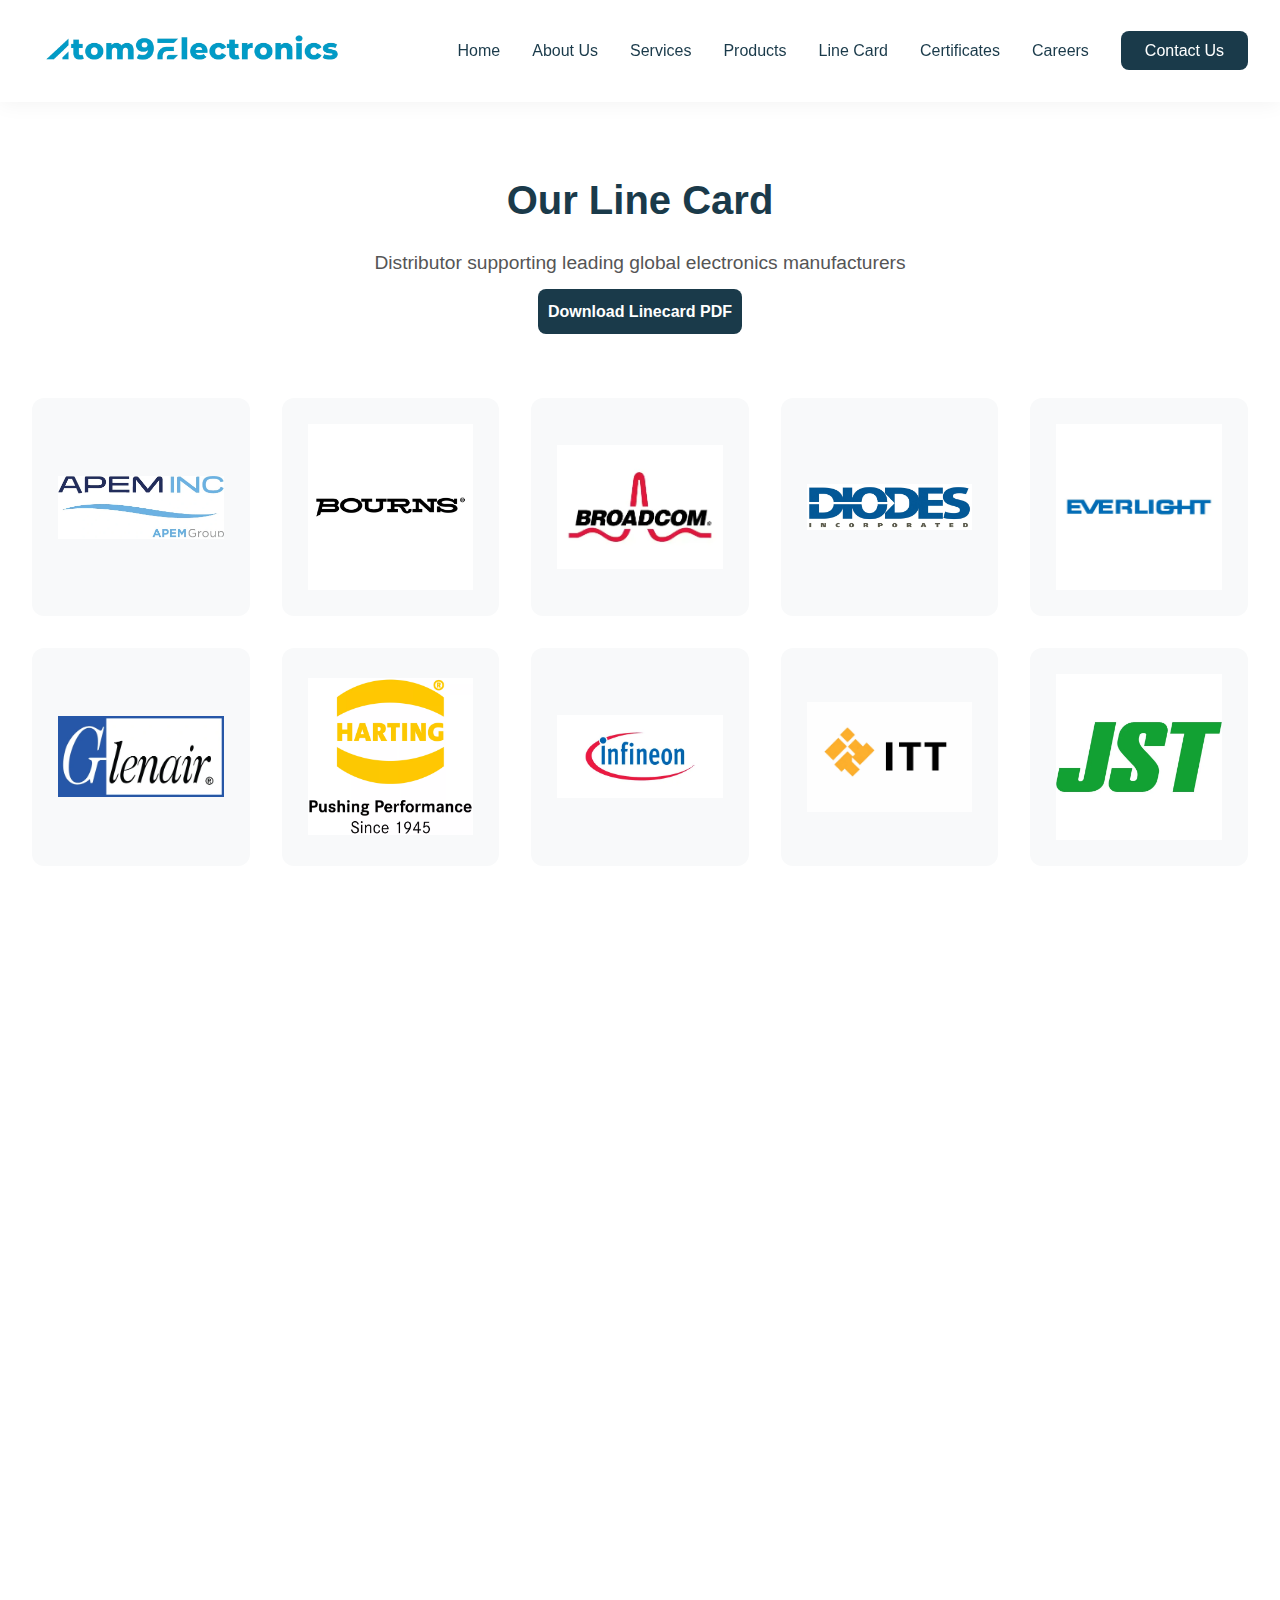
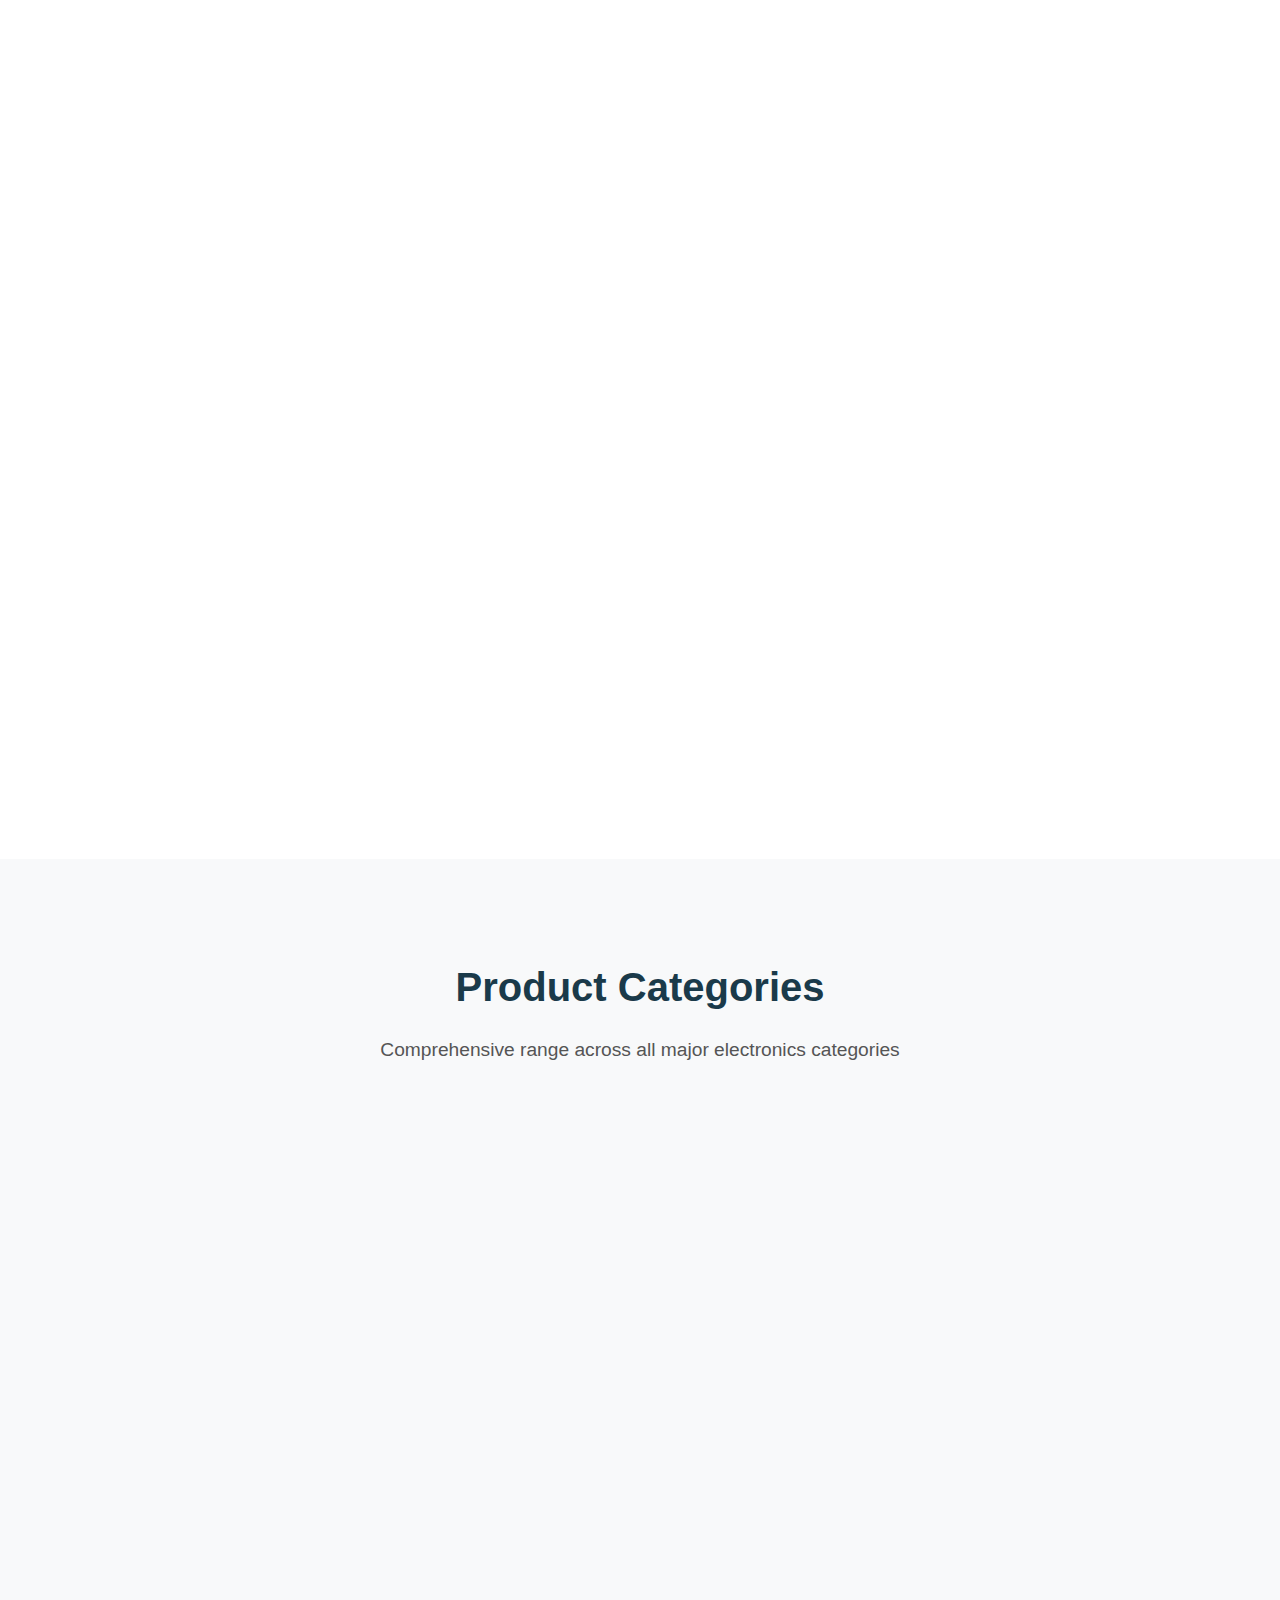
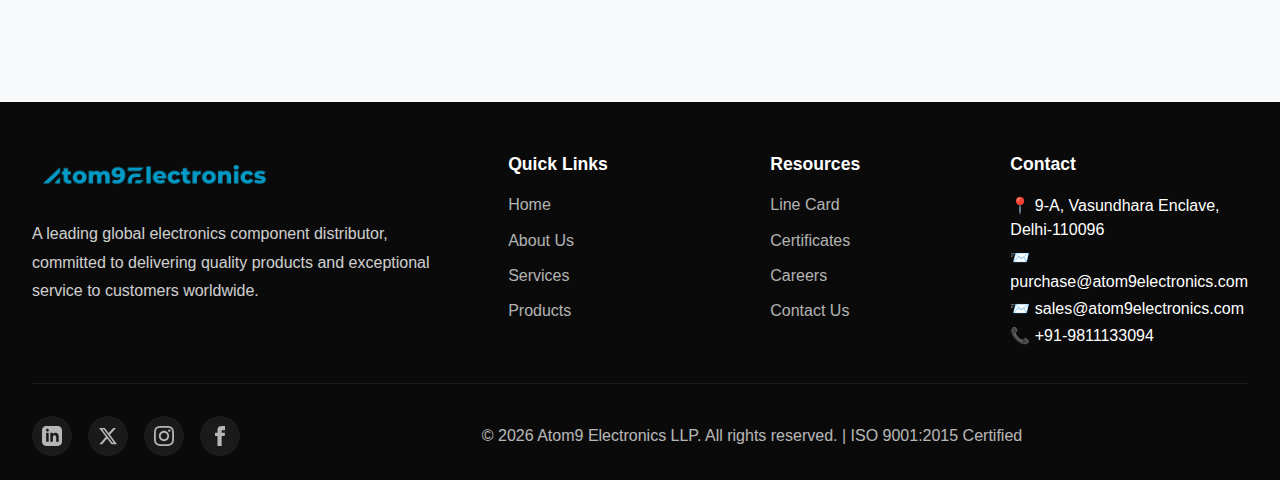
<file: linecard.html>
<!DOCTYPE html>
<html lang="en">
<head>
    <meta charset="UTF-8">
    <meta name="viewport" content="width=device-width, initial-scale=1.0">
    <title>Atom9 Electronics | Leading Electronics Distribution in Delhi</title>

    <!-- Favicon -->
    <link rel="icon" href="images/a9-zoom-transparent.ico" type="image/x-icon">
    <link rel="icon" type="image/png" sizes="128x128" href="images/a9-zoom-transparent-128.png">
    <link rel="icon" type="image/png" sizes="256x256" href="images/a9-zoom-transparent-256.png">
    <link rel="apple-touch-icon" sizes="180x180" href="images/a9-zoom-transparent-180.png">

    <link rel="stylesheet" href="style.css">
</head>
<body>
    <!-- Navigation -->
    <nav id="navbar">
        <div class="nav-container">        
            <a href="index.html" class="logo">
                <img class="logo-icon" src="images/logo.png" alt="Atom9 Electronics">
            </a>
            <ul class="nav-links" id="navLinks">
                <li><a href="index.html" >Home</a></li>
                <li><a href="about_us.html">About Us</a></li>
                <li><a href="services.html">Services</a></li>
                <li><a href="products.html">Products</a></li>
                <li><a href="linecard.html">Line Card</a></li>
                <li><a href="certifications.html">Certificates</a></li>
                <li><a href="careers.html">Careers</a></li>
                <li><a href="contact.html" class="cta-nav">Contact Us</a></li>
            </ul>
            <div class="mobile-toggle" onclick="toggleMobileMenu()">
                <span></span>
                <span></span>
                <span></span>
            </div>
        </div>
    </nav>

    <!-- Line Card Page -->
    <div id="linecard">
        <section class="linecard" style="margin-top: 40px; padding-top: 8rem;">
            <div class="section-header">
                <h2>Our Line Card</h2>
                <p>Distributor supporting leading global electronics manufacturers</p>

                <a href="linecard.pdf" class="btn btn-linecard" target="_blank">
                    Download Linecard PDF
                </a>
            </div>
            <div class="brands-grid">

                <div class="brand-card">
                    <img src="like_card_logos_webp/APEM_INC_group.webp" alt="APEM INC Group" class="brand-logo">
                </div>
                <div class="brand-card">
                    <img src="like_card_logos_webp/bourns.webp" alt="Bourns" class="brand-logo">
                </div>
                <div class="brand-card">
                    <img src="like_card_logos_webp/broadcom.webp" alt="Broadcom" class="brand-logo">
                </div>
                <div class="brand-card">
                    <img src="like_card_logos_webp/diodes.webp" alt="Diodes" class="brand-logo">
                </div>
                <div class="brand-card">
                    <img src="like_card_logos_webp/everlight.webp" alt="Everlight" class="brand-logo">
                </div>
                <div class="brand-card">
                    <img src="like_card_logos_webp/glenair.webp" alt="Glenair" class="brand-logo">
                </div>
                <div class="brand-card">
                    <img src="like_card_logos_webp/harting.webp" alt="Harting" class="brand-logo">
                </div>
                <div class="brand-card">
                    <img src="like_card_logos_webp/infineon.webp" alt="Infineon" class="brand-logo">
                </div>
                <div class="brand-card">
                    <img src="like_card_logos_webp/itt_cannon.webp" alt="ITT Cannon" class="brand-logo">
                </div>
                <div class="brand-card">
                    <img src="like_card_logos_webp/jst.webp" alt="JST" class="brand-logo">
                </div>
                <div class="brand-card">
                    <img src="like_card_logos_webp/kemet.webp" alt="KEMET" class="brand-logo">
                </div>
                <div class="brand-card">
                    <img src="like_card_logos_webp/littelfuse.webp" alt="Littelfuse" class="brand-logo">
                </div>
                <div class="brand-card">
                    <img src="like_card_logos_webp/mediatek.webp" alt="Mediatek" class="brand-logo">
                </div>
                <div class="brand-card">
                    <img src="like_card_logos_webp/metz_connect.webp" alt="METZ Connect" class="brand-logo">
                </div>
                 <div class="brand-card">
                    <img src="like_card_logos_webp/microchip.webp" alt="Microchip" class="brand-logo">
                </div>
                <div class="brand-card">
                    <img src="like_card_logos_webp/molex.webp" alt="Molex" class="brand-logo">
                </div>
                <div class="brand-card">
                    <img src="like_card_logos_webp/murata.webp" alt="Murata" class="brand-logo">
                </div>
                <div class="brand-card">
                    <img src="like_card_logos_webp/nexperia.webp" alt="Nexperia" class="brand-logo">
                </div>
                <div class="brand-card">
                    <img src="like_card_logos_webp/nichicon.webp" alt="Nichicon" class="brand-logo">
                </div>
                <div class="brand-card">
                    <img src="like_card_logos_webp/nxp.webp" alt="NXP" class="brand-logo">
                </div>
                <div class="brand-card">
                    <img src="like_card_logos_webp/onsemi.webp" alt="ON Semiconductor" class="brand-logo">
                </div>
                <div class="brand-card">
                    <img src="like_card_logos_webp/panasonic.webp" alt="Panasonic" class="brand-logo">
                </div>
                <div class="brand-card">
                    <img src="like_card_logos_webp/Qualcomm.webp" alt="Qualcomm" class="brand-logo">
                </div>
                <div class="brand-card">
                    <img src="like_card_logos_webp/renesas.webp" alt="Renesas" class="brand-logo">
                </div>
                <div class="brand-card">
                    <img src="like_card_logos_webp/schaltbau.webp" alt="Schaltbau" class="brand-logo">
                </div>
                <div class="brand-card">
                    <img src="like_card_logos_webp/stmicroelectronics.webp" alt="STMicroelectronics" class="brand-logo">
                </div>
                <div class="brand-card">
                    <img src="like_card_logos_webp/tdk.webp" alt="TDK" class="brand-logo">
                </div>
                <div class="brand-card">
                    <img src="like_card_logos_webp/te_connectivity.webp" alt="TE Connectivity" class="brand-logo">
                </div>
                <div class="brand-card">
                    <img src="like_card_logos_webp/TI.webp" alt="Texas Instruments" class="brand-logo">
                </div>
                <div class="brand-card">
                    <img src="like_card_logos_webp/toshiba.webp" alt="Toshiba" class="brand-logo">
                </div>
                <div class="brand-card">
                    <img src="like_card_logos_webp/vishay.webp" alt="Vishay" class="brand-logo">
                </div>
                <div class="brand-card">
                    <img src="like_card_logos_webp/wago.webp" alt="Wago" class="brand-logo">
                </div>
                <div class="brand-card">
                    <img src="like_card_logos_webp/Walsin.webp" alt="Walsin" class="brand-logo">
                </div>
                <div class="brand-card">
                    <img src="like_card_logos_webp/winbond.webp" alt="Winbond" class="brand-logo">
                </div>
                <div class="brand-card">
                    <img src="like_card_logos_webp/Wurth-Electronics.webp" alt="Würth Elektronik" class="brand-logo">
                </div>
                <div class="brand-card">
                    <img src="like_card_logos_webp/yageo.webp" alt="Yageo" class="brand-logo">
                </div>
                
            </div>
        </section>

        <section class="services" style="background: var(--color-bg-light);">
            <div class="section-header">
                <h2>Product Categories</h2>
                <p>Comprehensive range across all major electronics categories</p>
            </div>
            <div class="services-grid">
                <div class="service-card">
                    <h3>Active Components</h3>
                    <p>Microcontrollers, processors, memory chips, FPGAs, ASICs, and specialized integrated circuits.</p>
                </div>
                <div class="service-card">
                    <h3>Passive Components</h3>
                    <p>Resistors, capacitors, inductors, transformers, filters, and passive networks in all packages.</p>
                </div>
                <div class="service-card">
                    <h3>Electromechanical</h3>
                    <p>Relays, switches, connectors, terminals, fuses, circuit breakers, and protection devices.</p>
                </div>
                <div class="service-card">
                    <h3>Power Electronics</h3>
                    <p>Power supplies, converters, inverters, rectifiers, voltage regulators, and power management ICs.</p>
                </div>
                <div class="service-card">
                    <h3>Optoelectronics</h3>
                    <p>LEDs, displays, optocouplers, photodiodes, laser diodes, and optical sensors.</p>
                </div>
                <div class="service-card">
                    <h3>RF & Wireless</h3>
                    <p>RF modules, antennas, transceivers, amplifiers, filters for wireless communication applications.</p>
                </div>
            </div>
        </section>
    </div>

    <!-- Footer -->
    <footer>
        <div class="footer-container">
            <div class="footer-brand">
                <div class="footer-logo">
                    <img src="images/logo.png" alt="Atom9 Electronics Logo">
                </div>
                <p>A leading global electronics component distributor, committed to delivering quality products and exceptional service to customers worldwide.</p>
            </div>
            <div class="footer-links">
                <h4>Quick Links</h4>
                <ul>
                    <li><a href="index.html" >Home</a></li>
                    <li><a href="about_us.html">About Us</a></li>
                    <li><a href="services.html">Services</a></li>
                    <li><a href="products.html">Products</a></li>
                </ul>
            </div>
            <div class="footer-links">
                <h4>Resources</h4>
                <ul>
                    <li><a href="linecard.html">Line Card</a></li>
                    <li><a href="certifications.html">Certificates</a></li>
                    <li><a href="careers.html">Careers</a></li>
                    <li><a href="contact.html">Contact Us</a></li>
                </ul>
            </div>
            <div class="footer-links contact-links">
                <h4>Contact</h4>
                <ul>
                    <li>📍 9-A, Vasundhara Enclave, Delhi-110096</li>
                    <li>📨 purchase@atom9electronics.com</li>
                    <li>📨 sales@atom9electronics.com</li>
                    <li>📞 +91-9811133094</li>
                </ul>
            </div> 
        </div>
        <div class="footer-bottom">
            <div class="social-icons">
                <a href="https://www.linkedin.com/in/aman-verma-3a391b72/" target="_blank" rel="noopener noreferrer" class="social-icon" title="LinkedIn">
                    <svg xmlns="http://www.w3.org/2000/svg" viewBox="0 0 24 24"><path d="M19 0h-14c-2.761 0-5 2.239-5 5v14c0 2.761 2.239 5 5 5h14c2.762 0 5-2.239 5-5v-14c0-2.761-2.238-5-5-5zm-11 19h-3v-11h3v11zm-1.5-12.268c-.966 0-1.75-.79-1.75-1.764s.784-1.764 1.75-1.764 1.75.79 1.75 1.764-.783 1.764-1.75 1.764zm13.5 12.268h-3v-5.604c0-3.368-4-3.113-4 0v5.604h-3v-11h3v1.765c1.396-2.586 7-2.777 7 2.476v6.759z"/></svg>
                </a>
                <a href="https://www.linkedin.com/in/aman-verma-3a391b72/" target="_blank" rel="noopener noreferrer" class="social-icon" title="X (Twitter)">
                    <svg xmlns="http://www.w3.org/2000/svg" viewBox="0 0 24 24"><path d="M18.244 2.25h3.308l-7.227 8.26 8.502 11.24H16.17l-5.214-6.817L4.99 21.75H1.68l7.73-8.835L1.254 2.25H8.08l4.713 6.231zm-1.161 17.52h1.833L7.084 4.126H5.117z"/></svg>
                </a>
                <a href="https://www.linkedin.com/in/aman-verma-3a391b72/" target="_blank" rel="noopener noreferrer" class="social-icon" title="Instagram">
                    <svg xmlns="http://www.w3.org/2000/svg" viewBox="0 0 24 24"><path d="M12 2.163c3.204 0 3.584.012 4.85.07 3.252.148 4.771 1.691 4.919 4.919.058 1.265.069 1.645.069 4.849 0 3.205-.012 3.584-.069 4.849-.149 3.225-1.664 4.771-4.919 4.919-1.266.058-1.644.07-4.85.07-3.204 0-3.584-.012-4.849-.07-3.26-.149-4.771-1.699-4.919-4.92-.058-1.265-.07-1.644-.07-4.849 0-3.204.013-3.583.07-4.849.149-3.227 1.664-4.771 4.919-4.919 1.266-.057 1.645-.069 4.849-.069zm0-2.163c-3.259 0-3.667.014-4.947.072-4.358.2-6.78 2.618-6.98 6.98-.059 1.281-.073 1.689-.073 4.948 0 3.259.014 3.668.072 4.948.2 4.358 2.618 6.78 6.98 6.98 1.281.058 1.689.072 4.948.072 3.259 0 3.668-.014 4.948-.072 4.354-.2 6.782-2.618 6.979-6.98.059-1.28.073-1.689.073-4.948 0-3.259-.014-3.667-.072-4.947-.196-4.354-2.617-6.78-6.979-6.98-1.281-.059-1.69-.073-4.949-.073zm0 5.838c-3.403 0-6.162 2.759-6.162 6.162s2.759 6.163 6.162 6.163 6.162-2.759 6.162-6.163c0-3.403-2.759-6.162-6.162-6.162zm0 10.162c-2.209 0-4-1.79-4-4 0-2.209 1.791-4 4-4s4 1.791 4 4c0 2.21-1.791 4-4 4zm6.406-11.845c-.796 0-1.441.645-1.441 1.44s.645 1.44 1.441 1.44c.795 0 1.439-.645 1.439-1.44s-.644-1.44-1.439-1.44z"/></svg>
                </a>
                <a href="https://www.linkedin.com/in/aman-verma-3a391b72/" target="_blank" rel="noopener noreferrer" class="social-icon" title="Facebook">
                    <svg xmlns="http://www.w3.org/2000/svg" viewBox="0 0 24 24"><path d="M9 8h-3v4h3v12h5v-12h3.642l.358-4h-4v-1.667c0-.955.192-1.333 1.115-1.333h2.885v-5h-3.808c-3.596 0-5.192 1.583-5.192 4.615v3.385z"/></svg>
                </a>
            </div>
            <div class="footer-bottom-text">
                <p>&copy; 2026 Atom9 Electronics LLP. All rights reserved. | ISO 9001:2015 Certified</p>
            </div>
        </div>
    </footer>

    <script>
        // Navigation scroll effect
        window.addEventListener('scroll', () => {
            const navbar = document.getElementById('navbar');
            if (window.scrollY > 50) {
                navbar.classList.add('scrolled');
            } else {
                navbar.classList.remove('scrolled');
            }
        });

        // Mobile menu toggle
        function toggleMobileMenu() {
            const navLinks = document.getElementById('navLinks');
            navLinks.classList.toggle('active');
        }

        // Page navigation
        function showPage(pageId) {
            // Hide all pages
            const pages = document.querySelectorAll('.page-section');
            pages.forEach(page => page.classList.remove('active'));
            
            // Show selected page
            const selectedPage = document.getElementById(pageId);
            if (selectedPage) {
                selectedPage.classList.add('active');
            }
            
            // Scroll to top
            window.scrollTo({ top: 0, behavior: 'smooth' });
            
            // Close mobile menu if open
            const navLinks = document.getElementById('navLinks');
            navLinks.classList.remove('active');
        }

        // Form submission
        async function handleSubmit(event) {
            event.preventDefault();
            const form = event.target;
            const submitBtn = form.querySelector('.btn-submit');
            const originalBtnText = submitBtn.textContent;
            
            // Disable button and show loading state
            submitBtn.disabled = true;
            submitBtn.textContent = 'Sending...';
            
            const formData = new FormData(form);
            
            // Prepare email data
            const emailData = {
                name: formData.get('name'),
                email: formData.get('email'),
                phone: formData.get('phone') || 'Not provided',
                company: formData.get('company'),
                subject: formData.get('subject'),
                message: formData.get('message')
            };
            
            try {
                // Using Web3Forms service (free and works with any email)
                const response = await fetch('https://api.web3forms.com/submit', {
                    method: 'POST',
                    headers: {
                        'Content-Type': 'application/json',
                        'Accept': 'application/json'
                    },
                    body: JSON.stringify({
                        access_key: 'YOUR_WEB3FORMS_ACCESS_KEY', // You need to register at https://web3forms.com to get your free access key
                        subject: `New Contact Form Submission - ${emailData.subject}`,
                        from_name: 'Atom9 Electronics Website',
                        email: 'sales@atom9electronics.com,purchase@atom9electronics.com', // Both emails will receive
                        message: `
Name: ${emailData.name}
Email: ${emailData.email}
Phone: ${emailData.phone}
Company: ${emailData.company}
Subject: ${emailData.subject}

Message:
${emailData.message}
                        `.trim()
                    })
                });
                
                const result = await response.json();
                
                if (response.ok && result.success) {
                    alert('Thank you for your message! We will get back to you shortly at both sales@atom9electronics.com and purchase@atom9electronics.com.');
                    form.reset();
                } else {
                    throw new Error(result.message || 'Submission failed');
                }
            } catch (error) {
                console.error('Form submission error:', error);
                alert('Sorry, there was an error sending your message. Please try again or email us directly at sales@atom9electronics.com or purchase@atom9electronics.com');
            } finally {
                // Re-enable button
                submitBtn.disabled = false;
                submitBtn.textContent = originalBtnText;
            }
        }

        // Apply now function
        function showContactForm(position) {
            showPage('contact');
            setTimeout(() => {
                const subjectField = document.getElementById('subject');
                subjectField.value = `Application for ${position}`;
                subjectField.scrollIntoView({ behavior: 'smooth', block: 'center' });
            }, 300);
        }

        // Smooth scrolling for anchor links
        document.querySelectorAll('a[href^="#"]').forEach(anchor => {
            anchor.addEventListener('click', function (e) {
                const href = this.getAttribute('href');
                if (href !== '#' && href.length > 1) {
                    e.preventDefault();
                }
            });
        });

        // Add animation on scroll
        const observerOptions = {
            threshold: 0.1,
            rootMargin: '0px 0px -50px 0px'
        };

        const observer = new IntersectionObserver((entries) => {
            entries.forEach(entry => {
                if (entry.isIntersecting) {
                    entry.target.style.opacity = '1';
                    entry.target.style.transform = 'translateY(0)';
                }
            });
        }, observerOptions);

        // Observe all cards
        document.addEventListener('DOMContentLoaded', () => {
            const cards = document.querySelectorAll('.service-card, .product-card, .job-card, .cert-card, .brand-card');
            cards.forEach(card => {
                card.style.opacity = '0';
                card.style.transform = 'translateY(20px)';
                card.style.transition = 'opacity 0.6s ease, transform 0.6s ease';
                observer.observe(card);
            });
        });
    </script>
</body>
</html>
</file>
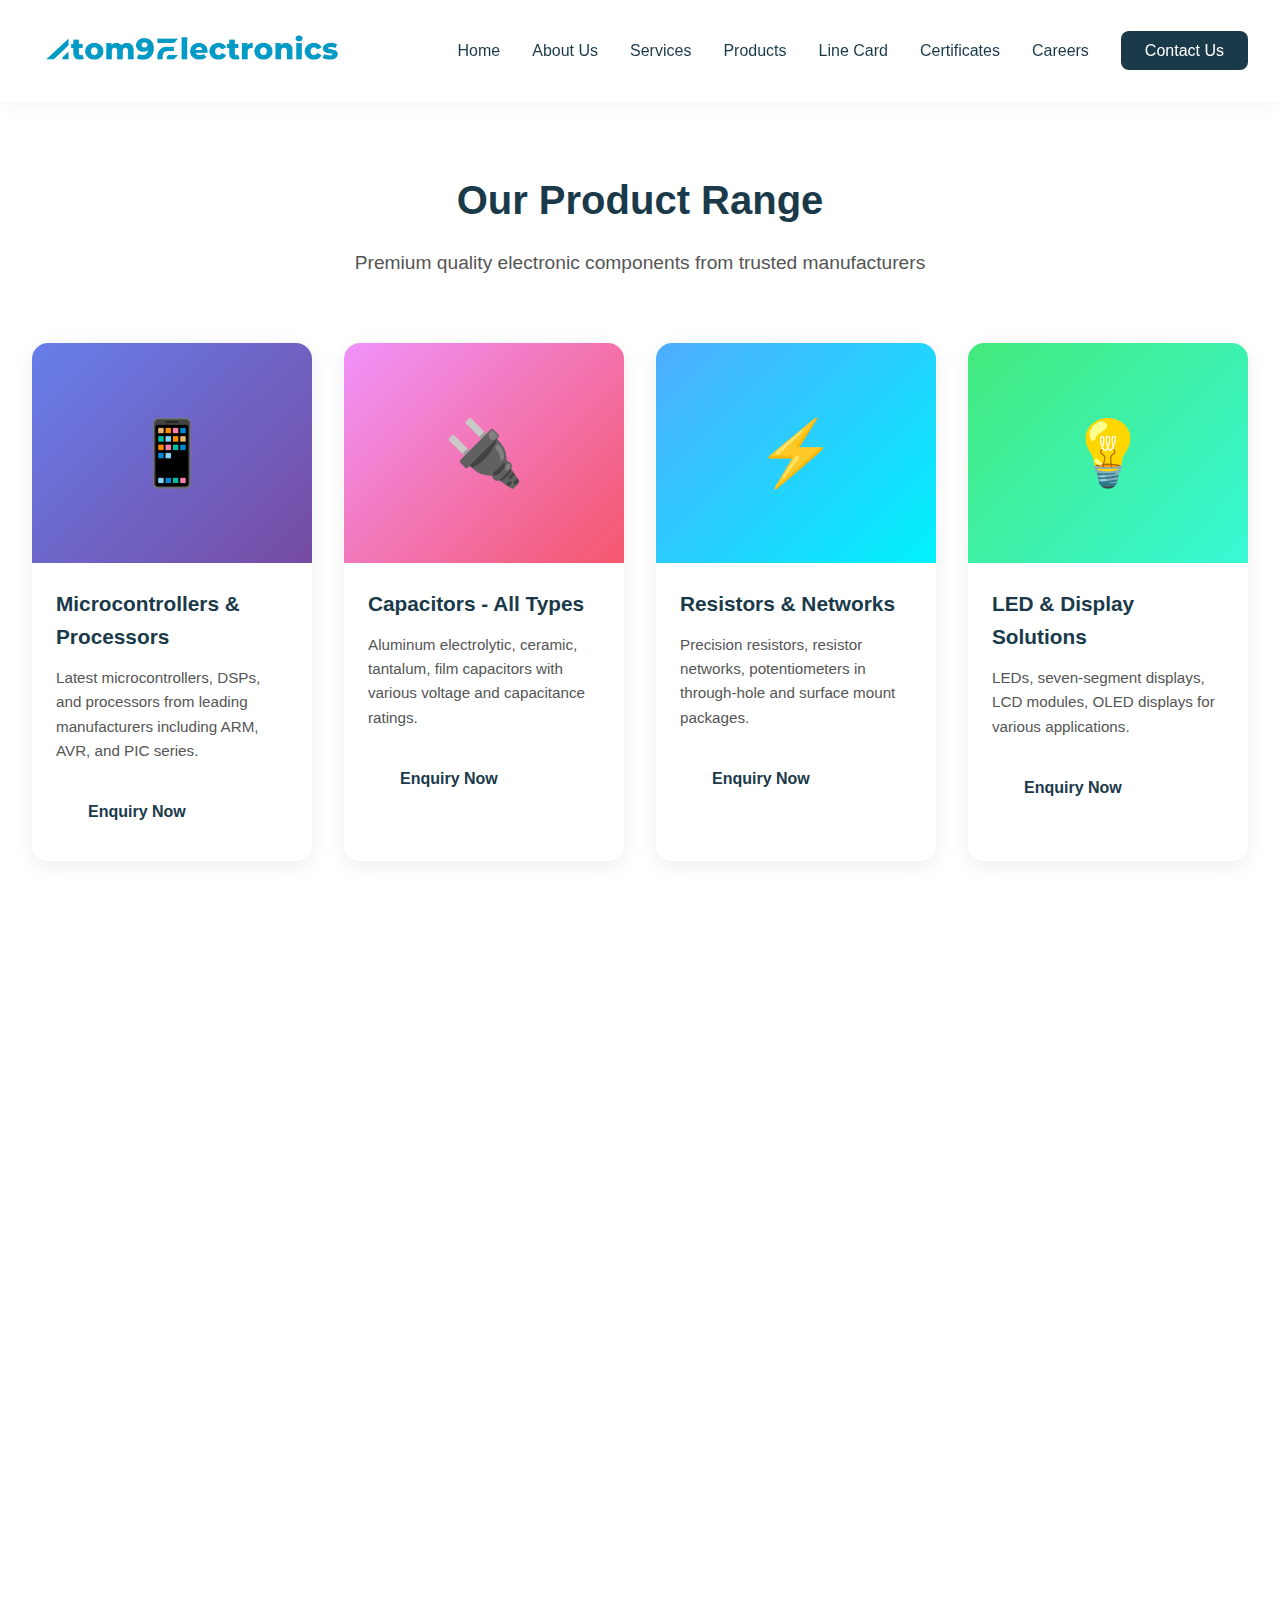
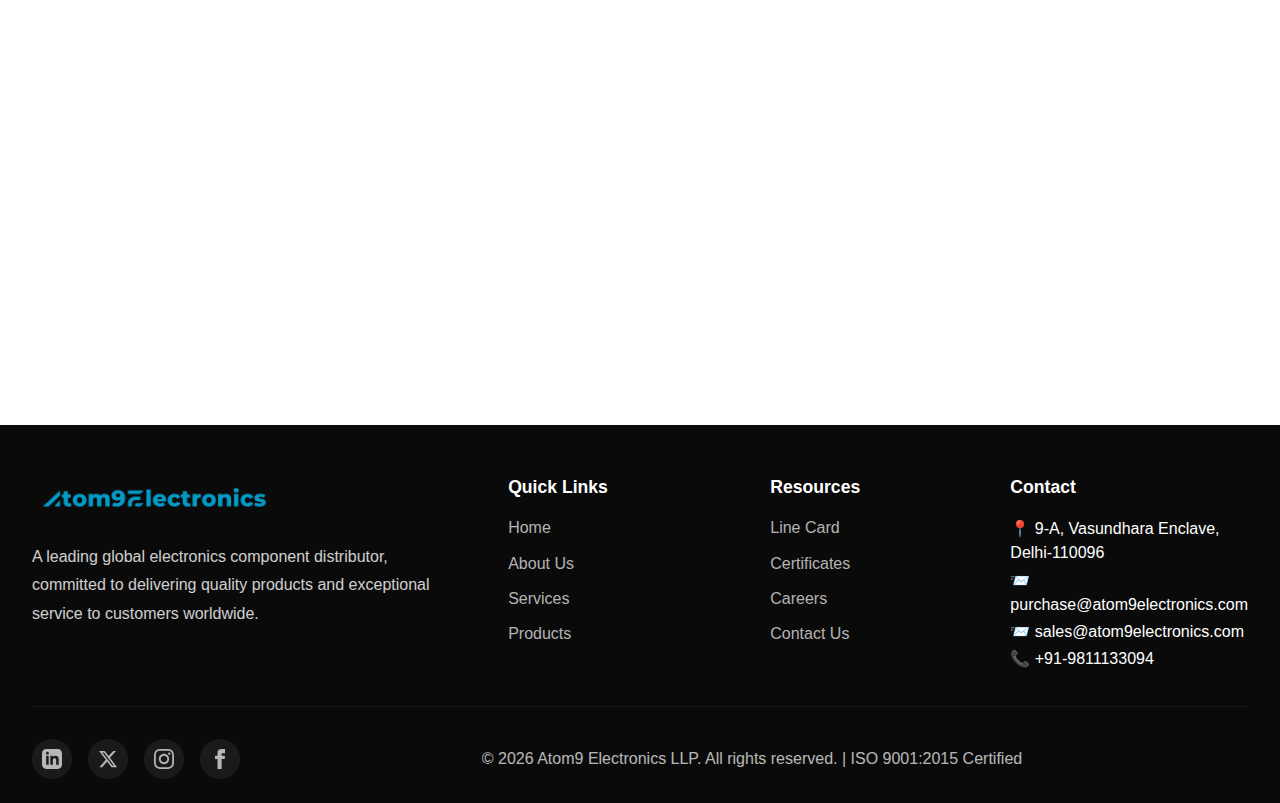
<file: products.html>
<!DOCTYPE html>
<html lang="en">
<head>
    <meta charset="UTF-8">
    <meta name="viewport" content="width=device-width, initial-scale=1.0">
    <title>Atom9 Electronics | Leading Electronics Distribution in Delhi</title>

    <!-- Favicon -->
    <link rel="icon" href="images/a9-zoom-transparent.ico" type="image/x-icon">
    <link rel="icon" type="image/png" sizes="128x128" href="images/a9-zoom-transparent-128.png">
    <link rel="icon" type="image/png" sizes="256x256" href="images/a9-zoom-transparent-256.png">
    <link rel="apple-touch-icon" sizes="180x180" href="images/a9-zoom-transparent-180.png">
    
    <link rel="stylesheet" href="style.css">
</head>
<body>
    <!-- Navigation -->
    <nav id="navbar">
        <div class="nav-container">        
            <a href="index.html" class="logo">
                <img class="logo-icon" src="images/logo.png" alt="Atom9 Electronics">
            </a>
            <ul class="nav-links" id="navLinks">
                <li><a href="index.html" >Home</a></li>
                <li><a href="about_us.html">About Us</a></li>
                <li><a href="services.html">Services</a></li>
                <li><a href="products.html">Products</a></li>
                <li><a href="linecard.html">Line Card</a></li>
                <li><a href="certifications.html">Certificates</a></li>
                <li><a href="careers.html">Careers</a></li>
                <li><a href="contact.html" class="cta-nav">Contact Us</a></li>
            </ul>
            <div class="mobile-toggle" onclick="toggleMobileMenu()">
                <span></span>
                <span></span>
                <span></span>
            </div>
        </div>
    </nav>

    <!-- Products Page -->
    <div id="products" class="page-section">
        <section class="products" style="margin-top: 40px; padding-top: 8rem; background: white;">
            <div class="section-header">
                <h2>Our Product Range</h2>
                <p>Premium quality electronic components from trusted manufacturers</p>
            </div>
            <div class="products-grid">
                <div class="product-card">
                    <div class="product-image" style="background: linear-gradient(135deg, #667eea 0%, #764ba2 100%);">📱</div>
                    <div class="product-info">
                        <h3>Microcontrollers & Processors</h3>
                        <p>Latest microcontrollers, DSPs, and processors from leading manufacturers including ARM, AVR, and PIC series.</p>
                        <button class="btn btn-primary" onclick="showPage('contact')">Enquiry Now</button>
                    </div>
                </div>
                <div class="product-card">
                    <div class="product-image" style="background: linear-gradient(135deg, #f093fb 0%, #f5576c 100%);">🔌</div>
                    <div class="product-info">
                        <h3>Capacitors - All Types</h3>
                        <p>Aluminum electrolytic, ceramic, tantalum, film capacitors with various voltage and capacitance ratings.</p>
                        <button class="btn btn-primary" onclick="showPage('contact')">Enquiry Now</button>
                    </div>
                </div>
                <div class="product-card">
                    <div class="product-image" style="background: linear-gradient(135deg, #4facfe 0%, #00f2fe 100%);">⚡</div>
                    <div class="product-info">
                        <h3>Resistors & Networks</h3>
                        <p>Precision resistors, resistor networks, potentiometers in through-hole and surface mount packages.</p>
                        <button class="btn btn-primary" onclick="showPage('contact')">Enquiry Now</button>
                    </div>
                </div>
                <div class="product-card">
                    <div class="product-image" style="background: linear-gradient(135deg, #43e97b 0%, #38f9d7 100%);">💡</div>
                    <div class="product-info">
                        <h3>LED & Display Solutions</h3>
                        <p>LEDs, seven-segment displays, LCD modules, OLED displays for various applications.</p>
                        <button class="btn btn-primary" onclick="showPage('contact')">Enquiry Now</button>
                    </div>
                </div>
                <div class="product-card">
                    <div class="product-image" style="background: linear-gradient(135deg, #fa709a 0%, #fee140 100%);">🔋</div>
                    <div class="product-info">
                        <h3>Power Management ICs</h3>
                        <p>Voltage regulators, DC-DC converters, power MOSFETs, and complete power management solutions.</p>
                        <button class="btn btn-primary" onclick="showPage('contact')">Enquiry Now</button>
                    </div>
                </div>
                <div class="product-card">
                    <div class="product-image" style="background: linear-gradient(135deg, #30cfd0 0%, #330867 100%);">📡</div>
                    <div class="product-info">
                        <h3>Sensors & Transducers</h3>
                        <p>Temperature, pressure, motion, proximity sensors and transducers for industrial and consumer applications.</p>
                        <button class="btn btn-primary" onclick="showPage('contact')">Enquiry Now</button>
                    </div>
                </div>
                <div class="product-card">
                    <div class="product-image" style="background: linear-gradient(135deg, #a8edea 0%, #fed6e3 100%);">🔗</div>
                    <div class="product-info">
                        <h3>Connectors & Terminals</h3>
                        <p>Industrial connectors, terminal blocks, headers, sockets for reliable electrical connections.</p>
                        <button class="btn btn-primary" onclick="showPage('contact')">Enquiry Now</button>
                    </div>
                </div>
                <div class="product-card">
                    <div class="product-image" style="background: linear-gradient(135deg, #ff9a9e 0%, #fecfef 100%);">🔲</div>
                    <div class="product-info">
                        <h3>Semiconductors & ICs</h3>
                        <p>Comprehensive range of analog and digital ICs, operational amplifiers, logic gates, and specialized chips.</p>
                        <button class="btn btn-primary" onclick="showPage('contact')">Enquiry Now</button>
                    </div>
                </div>
                <div class="product-card">
                    <div class="product-image" style="background: linear-gradient(135deg, #ffecd2 0%, #fcb69f 100%);">🌡️</div>
                    <div class="product-info">
                        <h3>Oscillators & Crystals</h3>
                        <p>Quartz crystals, ceramic resonators, oscillators for timing and frequency control applications.</p>
                        <button class="btn btn-primary" onclick="showPage('contact')">Enquiry Now</button>
                    </div>
                </div>
            </div>
        </section>
    </div>

    <!-- Footer -->
    <footer>
        <div class="footer-container">
            <div class="footer-brand">
                <div class="footer-logo">
                    <img src="images/logo.png" alt="Atom9 Electronics Logo">
                </div>
                <p>A leading global electronics component distributor, committed to delivering quality products and exceptional service to customers worldwide.</p>
            </div>
            <div class="footer-links">
                <h4>Quick Links</h4>
                <ul>
                    <li><a href="index.html" >Home</a></li>
                    <li><a href="about_us.html">About Us</a></li>
                    <li><a href="services.html">Services</a></li>
                    <li><a href="products.html">Products</a></li>
                </ul>
            </div>
            <div class="footer-links">
                <h4>Resources</h4>
                <ul>
                    <li><a href="linecard.html">Line Card</a></li>
                    <li><a href="certifications.html">Certificates</a></li>
                    <li><a href="careers.html">Careers</a></li>
                    <li><a href="contact.html">Contact Us</a></li>
                </ul>
            </div>
            <div class="footer-links contact-links">
                <h4>Contact</h4>
                <ul>
                    <li>📍 9-A, Vasundhara Enclave, Delhi-110096</li>
                    <li>📨 purchase@atom9electronics.com</li>
                    <li>📨 sales@atom9electronics.com</li>
                    <li>📞 +91-9811133094</li>
                </ul>
            </div> 
        </div>
        <div class="footer-bottom">
            <div class="social-icons">
                <a href="https://www.linkedin.com/in/aman-verma-3a391b72/" target="_blank" rel="noopener noreferrer" class="social-icon" title="LinkedIn">
                    <svg xmlns="http://www.w3.org/2000/svg" viewBox="0 0 24 24"><path d="M19 0h-14c-2.761 0-5 2.239-5 5v14c0 2.761 2.239 5 5 5h14c2.762 0 5-2.239 5-5v-14c0-2.761-2.238-5-5-5zm-11 19h-3v-11h3v11zm-1.5-12.268c-.966 0-1.75-.79-1.75-1.764s.784-1.764 1.75-1.764 1.75.79 1.75 1.764-.783 1.764-1.75 1.764zm13.5 12.268h-3v-5.604c0-3.368-4-3.113-4 0v5.604h-3v-11h3v1.765c1.396-2.586 7-2.777 7 2.476v6.759z"/></svg>
                </a>
                <a href="https://www.linkedin.com/in/aman-verma-3a391b72/" target="_blank" rel="noopener noreferrer" class="social-icon" title="X (Twitter)">
                    <svg xmlns="http://www.w3.org/2000/svg" viewBox="0 0 24 24"><path d="M18.244 2.25h3.308l-7.227 8.26 8.502 11.24H16.17l-5.214-6.817L4.99 21.75H1.68l7.73-8.835L1.254 2.25H8.08l4.713 6.231zm-1.161 17.52h1.833L7.084 4.126H5.117z"/></svg>
                </a>
                <a href="https://www.linkedin.com/in/aman-verma-3a391b72/" target="_blank" rel="noopener noreferrer" class="social-icon" title="Instagram">
                    <svg xmlns="http://www.w3.org/2000/svg" viewBox="0 0 24 24"><path d="M12 2.163c3.204 0 3.584.012 4.85.07 3.252.148 4.771 1.691 4.919 4.919.058 1.265.069 1.645.069 4.849 0 3.205-.012 3.584-.069 4.849-.149 3.225-1.664 4.771-4.919 4.919-1.266.058-1.644.07-4.85.07-3.204 0-3.584-.012-4.849-.07-3.26-.149-4.771-1.699-4.919-4.92-.058-1.265-.07-1.644-.07-4.849 0-3.204.013-3.583.07-4.849.149-3.227 1.664-4.771 4.919-4.919 1.266-.057 1.645-.069 4.849-.069zm0-2.163c-3.259 0-3.667.014-4.947.072-4.358.2-6.78 2.618-6.98 6.98-.059 1.281-.073 1.689-.073 4.948 0 3.259.014 3.668.072 4.948.2 4.358 2.618 6.78 6.98 6.98 1.281.058 1.689.072 4.948.072 3.259 0 3.668-.014 4.948-.072 4.354-.2 6.782-2.618 6.979-6.98.059-1.28.073-1.689.073-4.948 0-3.259-.014-3.667-.072-4.947-.196-4.354-2.617-6.78-6.979-6.98-1.281-.059-1.69-.073-4.949-.073zm0 5.838c-3.403 0-6.162 2.759-6.162 6.162s2.759 6.163 6.162 6.163 6.162-2.759 6.162-6.163c0-3.403-2.759-6.162-6.162-6.162zm0 10.162c-2.209 0-4-1.79-4-4 0-2.209 1.791-4 4-4s4 1.791 4 4c0 2.21-1.791 4-4 4zm6.406-11.845c-.796 0-1.441.645-1.441 1.44s.645 1.44 1.441 1.44c.795 0 1.439-.645 1.439-1.44s-.644-1.44-1.439-1.44z"/></svg>
                </a>
                <a href="https://www.linkedin.com/in/aman-verma-3a391b72/" target="_blank" rel="noopener noreferrer" class="social-icon" title="Facebook">
                    <svg xmlns="http://www.w3.org/2000/svg" viewBox="0 0 24 24"><path d="M9 8h-3v4h3v12h5v-12h3.642l.358-4h-4v-1.667c0-.955.192-1.333 1.115-1.333h2.885v-5h-3.808c-3.596 0-5.192 1.583-5.192 4.615v3.385z"/></svg>
                </a>
            </div>
            <div class="footer-bottom-text">
                <p>&copy; 2026 Atom9 Electronics LLP. All rights reserved. | ISO 9001:2015 Certified</p>
            </div>
        </div>
    </footer>

    <script>
        // Navigation scroll effect
        window.addEventListener('scroll', () => {
            const navbar = document.getElementById('navbar');
            if (window.scrollY > 50) {
                navbar.classList.add('scrolled');
            } else {
                navbar.classList.remove('scrolled');
            }
        });

        // Mobile menu toggle
        function toggleMobileMenu() {
            const navLinks = document.getElementById('navLinks');
            navLinks.classList.toggle('active');
        }

        // Page navigation
        function showPage(pageId) {
            // Hide all pages
            const pages = document.querySelectorAll('.page-section');
            pages.forEach(page => page.classList.remove('active'));
            
            // Show selected page
            const selectedPage = document.getElementById(pageId);
            if (selectedPage) {
                selectedPage.classList.add('active');
            }
            
            // Scroll to top
            window.scrollTo({ top: 0, behavior: 'smooth' });
            
            // Close mobile menu if open
            const navLinks = document.getElementById('navLinks');
            navLinks.classList.remove('active');
        }

        // Form submission
        async function handleSubmit(event) {
            event.preventDefault();
            const form = event.target;
            const submitBtn = form.querySelector('.btn-submit');
            const originalBtnText = submitBtn.textContent;
            
            // Disable button and show loading state
            submitBtn.disabled = true;
            submitBtn.textContent = 'Sending...';
            
            const formData = new FormData(form);
            
            // Prepare email data
            const emailData = {
                name: formData.get('name'),
                email: formData.get('email'),
                phone: formData.get('phone') || 'Not provided',
                company: formData.get('company'),
                subject: formData.get('subject'),
                message: formData.get('message')
            };
            
            try {
                // Using Web3Forms service (free and works with any email)
                const response = await fetch('https://api.web3forms.com/submit', {
                    method: 'POST',
                    headers: {
                        'Content-Type': 'application/json',
                        'Accept': 'application/json'
                    },
                    body: JSON.stringify({
                        access_key: 'YOUR_WEB3FORMS_ACCESS_KEY', // You need to register at https://web3forms.com to get your free access key
                        subject: `New Contact Form Submission - ${emailData.subject}`,
                        from_name: 'Atom9 Electronics Website',
                        email: 'sales@atom9electronics.com,purchase@atom9electronics.com', // Both emails will receive
                        message: `
Name: ${emailData.name}
Email: ${emailData.email}
Phone: ${emailData.phone}
Company: ${emailData.company}
Subject: ${emailData.subject}

Message:
${emailData.message}
                        `.trim()
                    })
                });
                
                const result = await response.json();
                
                if (response.ok && result.success) {
                    alert('Thank you for your message! We will get back to you shortly at both sales@atom9electronics.com and purchase@atom9electronics.com.');
                    form.reset();
                } else {
                    throw new Error(result.message || 'Submission failed');
                }
            } catch (error) {
                console.error('Form submission error:', error);
                alert('Sorry, there was an error sending your message. Please try again or email us directly at sales@atom9electronics.com or purchase@atom9electronics.com');
            } finally {
                // Re-enable button
                submitBtn.disabled = false;
                submitBtn.textContent = originalBtnText;
            }
        }

        // Apply now function
        function showContactForm(position) {
            showPage('contact');
            setTimeout(() => {
                const subjectField = document.getElementById('subject');
                subjectField.value = `Application for ${position}`;
                subjectField.scrollIntoView({ behavior: 'smooth', block: 'center' });
            }, 300);
        }

        // Smooth scrolling for anchor links
        document.querySelectorAll('a[href^="#"]').forEach(anchor => {
            anchor.addEventListener('click', function (e) {
                const href = this.getAttribute('href');
                if (href !== '#' && href.length > 1) {
                    e.preventDefault();
                }
            });
        });

        // Add animation on scroll
        const observerOptions = {
            threshold: 0.1,
            rootMargin: '0px 0px -50px 0px'
        };

        const observer = new IntersectionObserver((entries) => {
            entries.forEach(entry => {
                if (entry.isIntersecting) {
                    entry.target.style.opacity = '1';
                    entry.target.style.transform = 'translateY(0)';
                }
            });
        }, observerOptions);

        // Observe all cards
        document.addEventListener('DOMContentLoaded', () => {
            const cards = document.querySelectorAll('.service-card, .product-card, .job-card, .cert-card, .brand-card');
            cards.forEach(card => {
                card.style.opacity = '0';
                card.style.transform = 'translateY(20px)';
                card.style.transition = 'opacity 0.6s ease, transform 0.6s ease';
                observer.observe(card);
            });
        });
    </script>
</body>
</html>
</file>
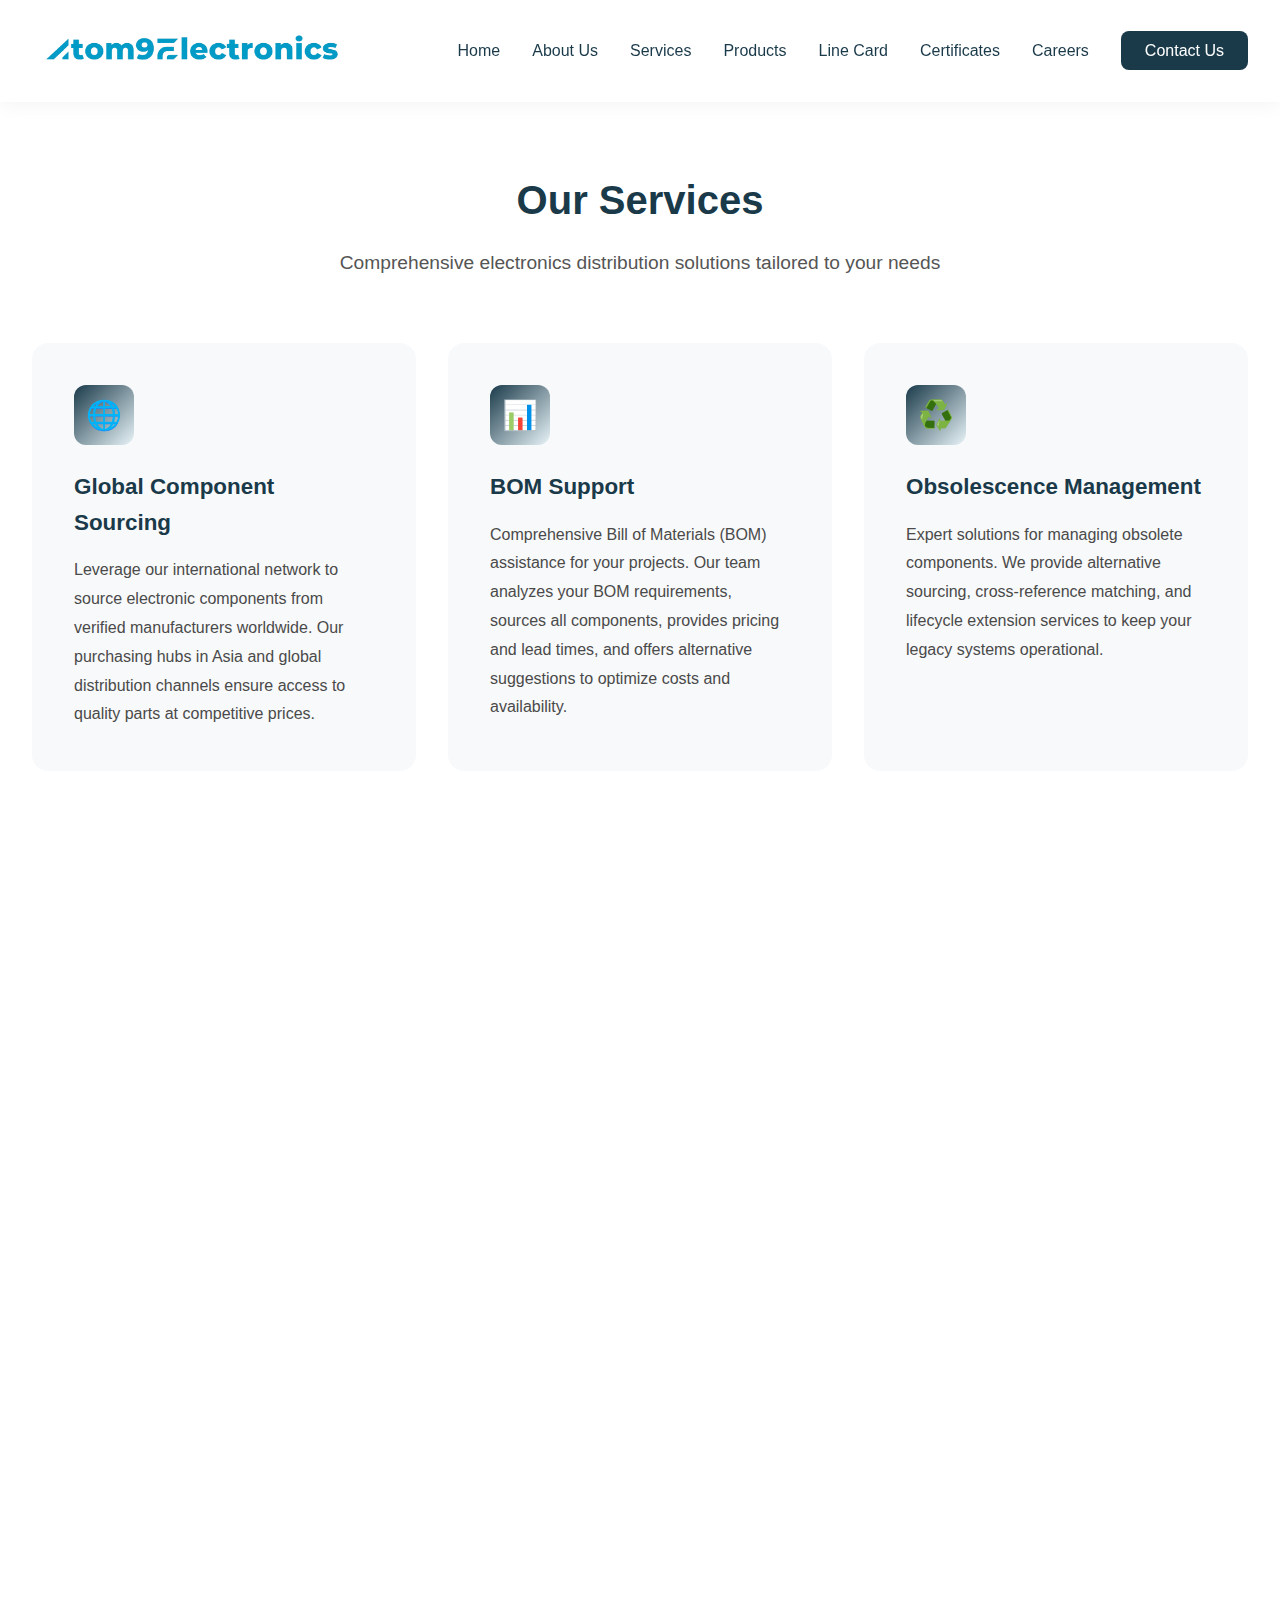
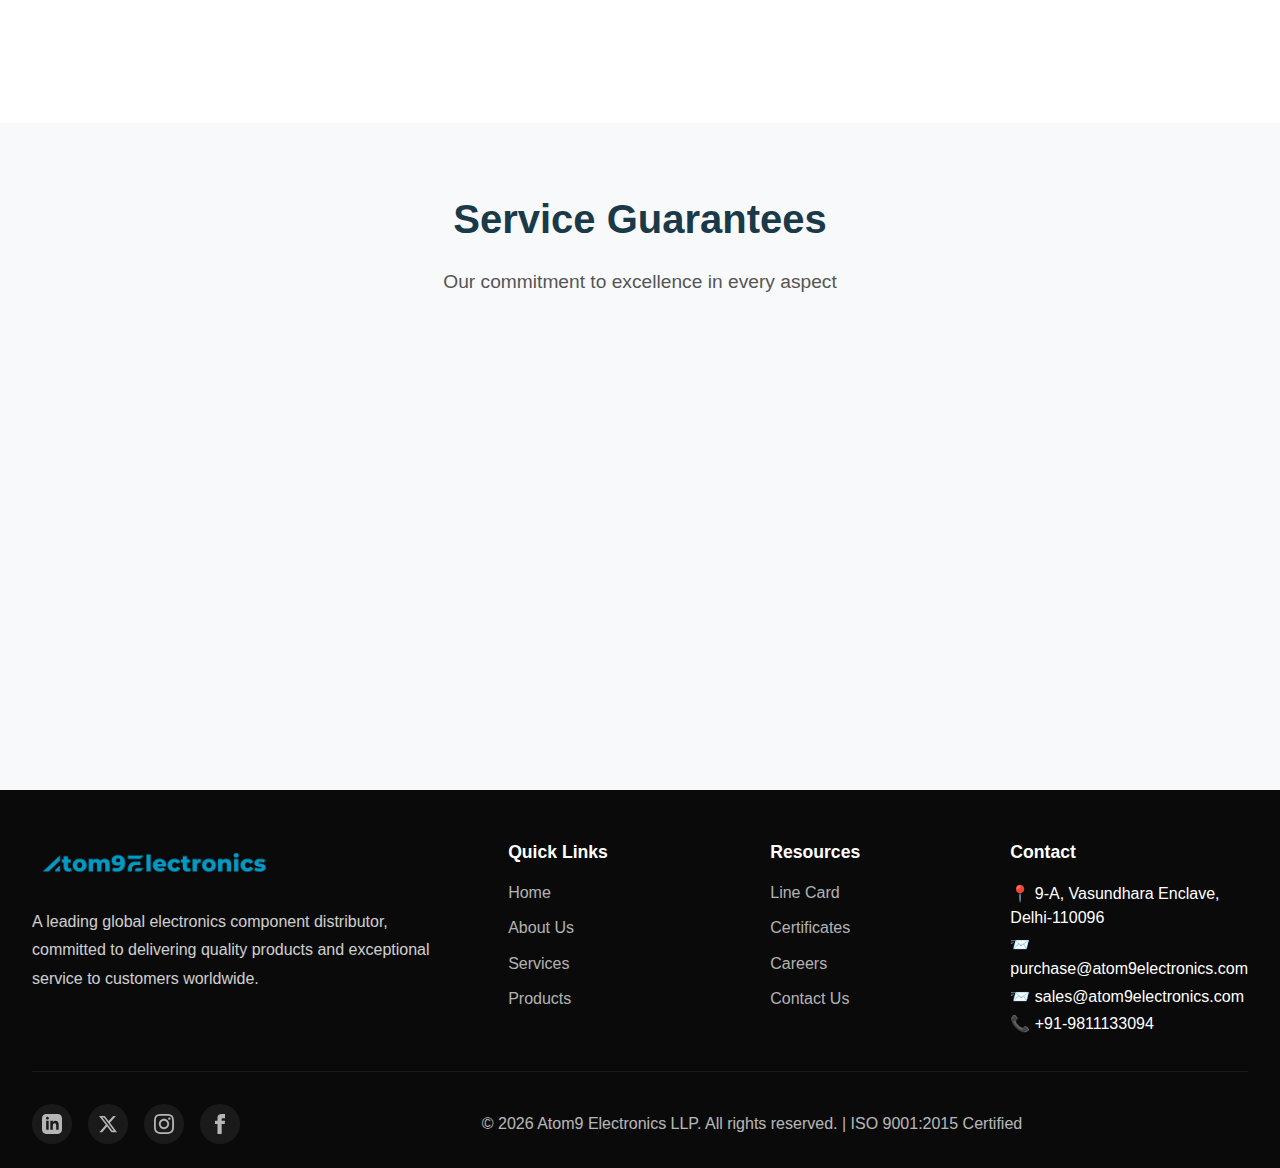
<file: services.html>
<!DOCTYPE html>
<html lang="en">
<head>
    <meta charset="UTF-8">
    <meta name="viewport" content="width=device-width, initial-scale=1.0">
    <title>Atom9 Electronics | Leading Electronics Distribution in Delhi</title>

    <!-- Favicon -->
    <link rel="icon" href="images/a9-zoom-transparent.ico" type="image/x-icon">
    <link rel="icon" type="image/png" sizes="128x128" href="images/a9-zoom-transparent-128.png">
    <link rel="icon" type="image/png" sizes="256x256" href="images/a9-zoom-transparent-256.png">
    <link rel="apple-touch-icon" sizes="180x180" href="images/a9-zoom-transparent-180.png">

    <link rel="stylesheet" href="style.css">
</head>
<body>
    <!-- Navigation -->
    <nav id="navbar">
        <div class="nav-container">        
            <a href="index.html" class="logo">
                <img class="logo-icon" src="images/logo.png" alt="Atom9 Electronics">
            </a>
            <ul class="nav-links" id="navLinks">
                <li><a href="index.html">Home</a></li>
                <li><a href="about_us.html" >About Us</a></li>
                <li><a href="services.html" >Services</a></li>
                <li><a href="products.html">Products</a></li>
                <li><a href="linecard">Line Card</a></li>
                <li><a href="certifications.html">Certificates</a></li>
                <li><a href="careers.html">Careers</a></li>
                <li><a href="contact.html" class="cta-nav">Contact Us</a></li>
            </ul>
            <div class="mobile-toggle" onclick="toggleMobileMenu()">
                <span></span>
                <span></span>
                <span></span>
            </div>
        </div>
    </nav>

    <!-- Services Page -->
    <div id="services">
        <section class="services" style="margin-top: 40px; padding-top: 8rem;">
            <div class="section-header">
                <h2>Our Services</h2>
                <p>Comprehensive electronics distribution solutions tailored to your needs</p>
            </div>
            <div class="services-grid">
                <div class="service-card">
                    <div class="service-icon">🌐</div>
                    <h3>Global Component Sourcing</h3>
                    <p>Leverage our international network to source electronic components from verified manufacturers worldwide. Our purchasing hubs in Asia and global distribution channels ensure access to quality parts at competitive prices.</p>
                </div>
                <div class="service-card">
                    <div class="service-icon">📊</div>
                    <h3>BOM Support</h3>
                    <p>Comprehensive Bill of Materials (BOM) assistance for your projects. Our team analyzes your BOM requirements, sources all components, provides pricing and lead times, and offers alternative suggestions to optimize costs and availability.</p>
                </div>
                <div class="service-card">
                    <div class="service-icon">♻️</div>
                    <h3>Obsolescence Management</h3>
                    <p>Expert solutions for managing obsolete components. We provide alternative sourcing, cross-reference matching, and lifecycle extension services to keep your legacy systems operational.</p>
                </div>
                <div class="service-card">
                    <div class="service-icon">✅</div>
                    <h3>Quality Management System</h3>
                    <p>ISO 9001:2015 certified quality processes including incoming/outgoing inspection, vendor selection and rating, comprehensive documentation, and preventive quality procedures.</p>
                </div>
                <div class="service-card">
                    <div class="service-icon">🚢</div>
                    <h3>Logistics & Distribution</h3>
                    <p>Experienced logistics team providing reliable global shipping services with strict guidelines to prevent delays. Complete documentation and end-to-end tracking for all shipments.</p>
                </div>
                <div class="service-card">
                    <div class="service-icon">🤝</div>
                    <h3>Vendor Consolidation</h3>
                    <p>Simplify your procurement with our single-point-of-contact service. We consolidate multiple vendor transactions, providing integrated solutions within your budget and timeline.</p>
                </div>
                <div class="service-card">
                    <div class="service-icon">📦</div>
                    <h3>Kitting Services</h3>
                    <p>Custom kitting solutions to streamline your production. We gather and package individual components into pre-defined sets, reducing your assembly time and inventory management overhead.</p>
                </div>
                <div class="service-card">
                    <div class="service-icon">🔍</div>
                    <h3>Component Traceability</h3>
                    <p>Complete traceability from manufacturer to end-user. Our comprehensive tracking system ensures authenticity verification, compliance documentation, and full supply chain transparency.</p>
                </div>
                <div class="service-card">
                    <div class="service-icon">🎯</div>
                    <h3>Technical Support</h3>
                    <p>Expert technical assistance for component selection, cross-referencing, and application support. Our knowledgeable team helps you find the right solutions for your specific requirements.</p>
                </div>
            </div>
        </section>

        <section class="stats">
            <div class="section-header">
                <h2>Service Guarantees</h2>
                <p>Our commitment to excellence in every aspect</p>
            </div>
            <div class="services-grid" style="max-width: 1400px; margin: 2rem auto 0;">
                <div class="service-card">
                    <div class="service-icon">🛡️</div>
                    <h3>Parts Guarantee</h3>
                    <p>We provide a guarantee for all our supplies. In case of any deviation from manufacturer specifications, we ensure one-to-one replacement within stipulated time (Terms and conditions apply).</p>
                </div>
                <div class="service-card">
                    <div class="service-icon">⚡</div>
                    <h3>Quick Response Time</h3>
                    <p>Our team prioritizes enquiries to ensure maximum business opportunities. We commit to quick response on all RFQs including spot buy, lead time buy, and bidding buy requirements.</p>
                </div>
                <div class="service-card">
                    <div class="service-icon">💼</div>
                    <h3>Flexible Solutions</h3>
                    <p>Being independent allows us greater flexibility in sourcing, financing, and stocking decisions to prevent problems in your supply chain and meet unique requirements.</p>
                </div>
            </div>
        </section>
    </div>

    <!-- Footer -->
    <footer>
        <div class="footer-container">
            <div class="footer-brand">
                <div class="footer-logo">
                    <img src="images/logo.png" alt="Atom9 Electronics Logo">
                </div>
                <p>A leading global electronics component distributor, committed to delivering quality products and exceptional service to customers worldwide.</p>
            </div>
            <div class="footer-links">
                <h4>Quick Links</h4>
                <ul>
                    <li><a href="index.html">Home</a></li>
                    <li><a href="about_us.html">About Us</a></li>
                    <li><a href="services.html">Services</a></li>
                    <li><a href="products.html">Products</a></li>
                </ul>
            </div>
            <div class="footer-links">
                <h4>Resources</h4>
                <ul>
                    <li><a href="linecard.html">Line Card</a></li>
                    <li><a href="certifications.html">Certificates</a></li>
                    <li><a href="careers.html">Careers</a></li>
                    <li><a href="contact.html">Contact Us</a></li>
                </ul>
            </div>
            <div class="footer-links contact-links">
                <h4>Contact</h4>
                <ul>
                    <li>📍 9-A, Vasundhara Enclave, Delhi-110096</li>
                    <li>📨 purchase@atom9electronics.com</li>
                    <li>📨 sales@atom9electronics.com</li>
                    <li>📞 +91-9811133094</li>
                </ul>
            </div> 
        </div>
        <div class="footer-bottom">
            <div class="social-icons">
                <a href="https://www.linkedin.com/in/" target="_blank" rel="noopener noreferrer" class="social-icon" title="LinkedIn">
                    <svg xmlns="http://www.w3.org/2000/svg" viewBox="0 0 24 24"><path d="M19 0h-14c-2.761 0-5 2.239-5 5v14c0 2.761 2.239 5 5 5h14c2.762 0 5-2.239 5-5v-14c0-2.761-2.238-5-5-5zm-11 19h-3v-11h3v11zm-1.5-12.268c-.966 0-1.75-.79-1.75-1.764s.784-1.764 1.75-1.764 1.75.79 1.75 1.764-.783 1.764-1.75 1.764zm13.5 12.268h-3v-5.604c0-3.368-4-3.113-4 0v5.604h-3v-11h3v1.765c1.396-2.586 7-2.777 7 2.476v6.759z"/></svg>
                </a>
                <a href="https://www.linkedin.com/in/" target="_blank" rel="noopener noreferrer" class="social-icon" title="X (Twitter)">
                    <svg xmlns="http://www.w3.org/2000/svg" viewBox="0 0 24 24"><path d="M18.244 2.25h3.308l-7.227 8.26 8.502 11.24H16.17l-5.214-6.817L4.99 21.75H1.68l7.73-8.835L1.254 2.25H8.08l4.713 6.231zm-1.161 17.52h1.833L7.084 4.126H5.117z"/></svg>
                </a>
                <a href="https://www.linkedin.com/in/" target="_blank" rel="noopener noreferrer" class="social-icon" title="Instagram">
                    <svg xmlns="http://www.w3.org/2000/svg" viewBox="0 0 24 24"><path d="M12 2.163c3.204 0 3.584.012 4.85.07 3.252.148 4.771 1.691 4.919 4.919.058 1.265.069 1.645.069 4.849 0 3.205-.012 3.584-.069 4.849-.149 3.225-1.664 4.771-4.919 4.919-1.266.058-1.644.07-4.85.07-3.204 0-3.584-.012-4.849-.07-3.26-.149-4.771-1.699-4.919-4.92-.058-1.265-.07-1.644-.07-4.849 0-3.204.013-3.583.07-4.849.149-3.227 1.664-4.771 4.919-4.919 1.266-.057 1.645-.069 4.849-.069zm0-2.163c-3.259 0-3.667.014-4.947.072-4.358.2-6.78 2.618-6.98 6.98-.059 1.281-.073 1.689-.073 4.948 0 3.259.014 3.668.072 4.948.2 4.358 2.618 6.78 6.98 6.98 1.281.058 1.689.072 4.948.072 3.259 0 3.668-.014 4.948-.072 4.354-.2 6.782-2.618 6.979-6.98.059-1.28.073-1.689.073-4.948 0-3.259-.014-3.667-.072-4.947-.196-4.354-2.617-6.78-6.979-6.98-1.281-.059-1.69-.073-4.949-.073zm0 5.838c-3.403 0-6.162 2.759-6.162 6.162s2.759 6.163 6.162 6.163 6.162-2.759 6.162-6.163c0-3.403-2.759-6.162-6.162-6.162zm0 10.162c-2.209 0-4-1.79-4-4 0-2.209 1.791-4 4-4s4 1.791 4 4c0 2.21-1.791 4-4 4zm6.406-11.845c-.796 0-1.441.645-1.441 1.44s.645 1.44 1.441 1.44c.795 0 1.439-.645 1.439-1.44s-.644-1.44-1.439-1.44z"/></svg>
                </a>
                <a href="https://www.linkedin.com/in/" target="_blank" rel="noopener noreferrer" class="social-icon" title="Facebook">
                    <svg xmlns="http://www.w3.org/2000/svg" viewBox="0 0 24 24"><path d="M9 8h-3v4h3v12h5v-12h3.642l.358-4h-4v-1.667c0-.955.192-1.333 1.115-1.333h2.885v-5h-3.808c-3.596 0-5.192 1.583-5.192 4.615v3.385z"/></svg>
                </a>
            </div>
            <div class="footer-bottom-text">
                <p>&copy; 2026 Atom9 Electronics LLP. All rights reserved. | ISO 9001:2015 Certified</p>
            </div>
        </div>
    </footer>

    <script>
        // Navigation scroll effect
        window.addEventListener('scroll', () => {
            const navbar = document.getElementById('navbar');
            if (window.scrollY > 50) {
                navbar.classList.add('scrolled');
            } else {
                navbar.classList.remove('scrolled');
            }
        });

        // Mobile menu toggle
        function toggleMobileMenu() {
            const navLinks = document.getElementById('navLinks');
            navLinks.classList.toggle('active');
        }

        // Page navigation
        function showPage(pageId) {
            // Hide all pages
            const pages = document.querySelectorAll('.page-section');
            pages.forEach(page => page.classList.remove('active'));
            
            // Show selected page
            const selectedPage = document.getElementById(pageId);
            if (selectedPage) {
                selectedPage.classList.add('active');
            }
            
            // Scroll to top
            window.scrollTo({ top: 0, behavior: 'smooth' });
            
            // Close mobile menu if open
            const navLinks = document.getElementById('navLinks');
            navLinks.classList.remove('active');
        }

        // Form submission
        async function handleSubmit(event) {
            event.preventDefault();
            const form = event.target;
            const submitBtn = form.querySelector('.btn-submit');
            const originalBtnText = submitBtn.textContent;
            
            // Disable button and show loading state
            submitBtn.disabled = true;
            submitBtn.textContent = 'Sending...';
            
            const formData = new FormData(form);
            
            // Prepare email data
            const emailData = {
                name: formData.get('name'),
                email: formData.get('email'),
                phone: formData.get('phone') || 'Not provided',
                company: formData.get('company'),
                subject: formData.get('subject'),
                message: formData.get('message')
            };
            
            try {
                // Using Web3Forms service (free and works with any email)
                const response = await fetch('https://api.web3forms.com/submit', {
                    method: 'POST',
                    headers: {
                        'Content-Type': 'application/json',
                        'Accept': 'application/json'
                    },
                    body: JSON.stringify({
                        access_key: 'YOUR_WEB3FORMS_ACCESS_KEY', // You need to register at https://web3forms.com to get your free access key
                        subject: `New Contact Form Submission - ${emailData.subject}`,
                        from_name: 'Atom9 Electronics Website',
                        email: 'sales@atom9electronics.com,purchase@atom9electronics.com', // Both emails will receive
                        message: `
Name: ${emailData.name}
Email: ${emailData.email}
Phone: ${emailData.phone}
Company: ${emailData.company}
Subject: ${emailData.subject}

Message:
${emailData.message}
                        `.trim()
                    })
                });
                
                const result = await response.json();
                
                if (response.ok && result.success) {
                    alert('Thank you for your message! We will get back to you shortly at both sales@atom9electronics.com and purchase@atom9electronics.com.');
                    form.reset();
                } else {
                    throw new Error(result.message || 'Submission failed');
                }
            } catch (error) {
                console.error('Form submission error:', error);
                alert('Sorry, there was an error sending your message. Please try again or email us directly at sales@atom9electronics.com or purchase@atom9electronics.com');
            } finally {
                // Re-enable button
                submitBtn.disabled = false;
                submitBtn.textContent = originalBtnText;
            }
        }

        // Apply now function
        function showContactForm(position) {
            showPage('contact');
            setTimeout(() => {
                const subjectField = document.getElementById('subject');
                subjectField.value = `Application for ${position}`;
                subjectField.scrollIntoView({ behavior: 'smooth', block: 'center' });
            }, 300);
        }

        // Smooth scrolling for anchor links
        document.querySelectorAll('a[href^="#"]').forEach(anchor => {
            anchor.addEventListener('click', function (e) {
                const href = this.getAttribute('href');
                if (href !== '#' && href.length > 1) {
                    e.preventDefault();
                }
            });
        });

        // Add animation on scroll
        const observerOptions = {
            threshold: 0.1,
            rootMargin: '0px 0px -50px 0px'
        };

        const observer = new IntersectionObserver((entries) => {
            entries.forEach(entry => {
                if (entry.isIntersecting) {
                    entry.target.style.opacity = '1';
                    entry.target.style.transform = 'translateY(0)';
                }
            });
        }, observerOptions);

        // Observe all cards
        document.addEventListener('DOMContentLoaded', () => {
            const cards = document.querySelectorAll('.service-card, .product-card, .job-card, .cert-card, .brand-card');
            cards.forEach(card => {
                card.style.opacity = '0';
                card.style.transform = 'translateY(20px)';
                card.style.transition = 'opacity 0.6s ease, transform 0.6s ease';
                observer.observe(card);
            });
        });
    </script>
</body>
</html>
</file>
<file: style.css>
:root {
        --color-primary: #1a3a4a;
        --color-primary-dark: #0f2a38;
        --color-primary-light: #4da6c4;
        --color-secondary: #e8f4f8;
        --color-text: #ffffff;
        --color-text-light: #b3d9e8;
        --color-bg: #ffffff;
        --color-bg-light: #f8f9fa;
        --color-bg-dark: #0a1a2e;
        --color-border: #e0e0e0;
        --font-primary: -apple-system, BlinkMacSystemFont, 'Segoe UI', 'Roboto', sans-serif;
        --transition: all 0.3s cubic-bezier(0.4, 0, 0.2, 1);
    }

    * {
        margin: 0;
        padding: 0;
        box-sizing: border-box;
    }

    body {
        font-family: var(--font-primary);
        color: var(--color-text);
        line-height: 1.6;
        overflow-x: hidden;
    }

    /* Navigation */
    nav {
        position: fixed;
        top: 0;
        width: 100%;
        background: rgba(255, 255, 255, 0.98);
        backdrop-filter: blur(10px);
        box-shadow: 0 2px 20px rgba(0, 0, 0, 0.05);
        z-index: 1000;
        transition: var(--transition);
    }

    nav.scrolled {
        box-shadow: 0 2px 30px rgba(0, 0, 0, 0.1);
    }

    .nav-container {
        max-width: 1400px;
        margin: 0 auto;
        padding: 1rem 2rem;
        display: flex;
        justify-content: space-between;
        align-items: center;
    }

    .logo {
        display:flex;
        align-items:center;
    }

    .logo-icon{
        height: 70px;
        width: auto;
        display: block;
    }
    

    .logo-icon img {
        height: 60px;       /* adjust as needed */
        width: auto;
        display: block;
      }
      

    .nav-links {
        display: flex;
        gap: 2rem;
        list-style: none;
        align-items: center;
    }

    .nav-links a {
        text-decoration: none;
        color: var(--color-primary);
        font-weight: 500;
        transition: var(--transition);
        position: relative;
    }

    .nav-links a::after {
        content: '';
        position: absolute;
        bottom: -5px;
        left: 0;
        width: 0;
        height: 2px;
        background: var(--color-primary);
        transition: var(--transition);
    }

    .nav-links a:hover::after {
        width: 100%;
    }

    .cta-nav {
        background: var(--color-primary);
        color: white !important;
        padding: 0.7rem 1.5rem;
        border-radius: 8px;
        transition: var(--transition);
    }

    .cta-nav::after {
        display: none;
    }

    .cta-nav:hover {
        background: var(--color-primary-dark);
        transform: translateY(-2px);
        box-shadow: 0 4px 12px rgba(0, 102, 204, 0.3);
    }

    .mobile-toggle {
        display: none;
        flex-direction: column;
        gap: 5px;
        cursor: pointer;
    }

    .mobile-toggle span {
        width: 25px;
        height: 3px;
        background: var(--color-primary);
        transition: var(--transition);
    }

    /* Hero Section */
    .hero {
        margin-top: 80px;
        background: linear-gradient(135deg, #00a8cc 0%, #007a94 100%);
        color: white;
        padding: 8rem 2rem;
        position: relative;
        overflow: hidden;
    }

    .hero::before {
        content: '';
        position: absolute;
        top: 0;
        left: 0;
        right: 0;
        bottom: 0;
        background: url("data:image/svg+xml,%3Csvg width='60' height='60' viewBox='0 0 60 60' xmlns='http://www.w3.org/2000/svg'%3E%3Cg fill='none' fill-rule='evenodd'%3E%3Cg fill='%23ffffff' fill-opacity='0.05'%3E%3Cpath d='M36 34v-4h-2v4h-4v2h4v4h2v-4h4v-2h-4zm0-30V0h-2v4h-4v2h4v4h2V6h4V4h-4zM6 34v-4H4v4H0v2h4v4h2v-4h4v-2H6zM6 4V0H4v4H0v2h4v4h2V6h4V4H6z'/%3E%3C/g%3E%3C/g%3E%3C/svg%3E");
        opacity: 0.5;
    }

    .hero-content {
        max-width: 1400px;
        margin: 0 auto;
        position: relative;
        z-index: 1;
    }

    .hero h1 {
        font-size: 3.5rem;
        font-weight: 800;
        margin-bottom: 1rem;
        line-height: 1.2;
        animation: fadeInUp 0.8s ease;
    }

    .hero-subtitle {
        font-size: 1.3rem;
        margin-bottom: 2rem;
        opacity: 0.95;
        animation: fadeInUp 0.8s ease 0.2s backwards;
    }

    .hero-cta {
        display: flex;
        gap: 1rem;
        animation: fadeInUp 0.8s ease 0.4s backwards;
    }

    .btn {
        padding: 1rem 2rem;
        border-radius: 8px;
        font-weight: 600;
        text-decoration: none;
        transition: var(--transition);
        cursor: pointer;
        border: none;
        font-size: 1rem;
        display: inline-block;
    }

    .btn-primary {
        background: white;
        color: var(--color-primary);
    }

    .btn-primary:hover {
        transform: translateY(-2px);
        box-shadow: 0 10px 25px rgba(0, 0, 0, 0.2);
    }

    .btn-secondary {
        background: transparent;
        color: white;
        border: 2px solid white;
    }

    .btn-secondary:hover {
        background: white;
        color: var(--color-primary);
    }

    .btn-linecard {
        background: var(--color-primary);
        color: white !important;
        padding: 10px;
        margin-top: 10px;
    }
    .btn-linecard:hover{
        transform: translateY(-2px);
        
    }

    /* Stats Section */
    .stats {
        background: var(--color-bg-light);
        padding: 4rem 2rem;
    }

    .stats-container {
        max-width: 1400px;
        margin: 0 auto;
        display: grid;
        grid-template-columns: repeat(auto-fit, minmax(250px, 1fr));
        gap: 3rem;
    }

    .stat-item {
        text-align: center;
    }

    .stat-number {
        font-size: 3rem;
        font-weight: 800;
        color: var(--color-primary);
        margin-bottom: 0.5rem;
    }

    .stat-label {
        font-size: 1.1rem;
        color: #4a4a4a;
        font-weight: 500;
    }

    /* Services Section */
    .services {
        padding: 6rem 2rem;
        background: white;
    }

    .section-header {
        text-align: center;
        max-width: 800px;
        margin: 0 auto 4rem;
    }

    .section-header h2 {
        font-size: 2.5rem;
        margin-bottom: 1rem;
        color: var(--color-primary);
    }

    .section-header p {
        font-size: 1.2rem;
        color: #555555;
    }

    .services-grid {
        max-width: 1400px;
        margin: 0 auto;
        display: grid;
        grid-template-columns: repeat(auto-fit, minmax(320px, 1fr));
        gap: 2rem;
    }

    .service-card {
        background: var(--color-bg-light);
        padding: 2.5rem;
        border-radius: 16px;
        transition: var(--transition);
        border: 2px solid transparent;
    }

    .service-card:hover {
        transform: translateY(-8px);
        box-shadow: 0 20px 40px rgba(0, 0, 0, 0.1);
        border-color: var(--color-primary);
    }

    .service-icon {
        width: 60px;
        height: 60px;
        background: linear-gradient(135deg, var(--color-primary), var(--color-secondary));
        border-radius: 12px;
        display: flex;
        align-items: center;
        justify-content: center;
        margin-bottom: 1.5rem;
        font-size: 1.8rem;
    }

    .service-card h3 {
        font-size: 1.4rem;
        margin-bottom: 1rem;
        color: var(--color-primary);
    }

    .service-card p {
        color: #4a4a4a;
        line-height: 1.8;
    }

    /* Products Section */
    .products {
        padding: 6rem 2rem;
        background: var(--color-bg-light);
    }

    .products-grid {
        max-width: 1400px;
        margin: 0 auto;
        display: grid;
        grid-template-columns: repeat(auto-fit, minmax(280px, 1fr));
        gap: 2rem;
    }

    .product-card {
        background: white;
        border-radius: 16px;
        overflow: hidden;
        transition: var(--transition);
        box-shadow: 0 4px 20px rgba(0, 0, 0, 0.08);
    }

    .product-card:hover {
        transform: translateY(-8px);
        box-shadow: 0 20px 40px rgba(0, 0, 0, 0.15);
    }

    .product-image {
        width: 100%;
        height: 220px;
        background: linear-gradient(135deg, #00a8cc 0%, #007a94 100%);
        display: flex;
        align-items: center;
        justify-content: center;
        font-size: 4rem;
        color: white;
    }

    .product-info {
        padding: 1.5rem;
    }

    .product-info h3 {
        font-size: 1.3rem;
        margin-bottom: 0.8rem;
        color: var(--color-primary);
    }

    .product-info p {
        color: #555555;
        margin-bottom: 1.5rem;
        font-size: 0.95rem;
    }

    /* About Section */
    .about {
        padding: 6rem 2rem;
        background: white;
    }

    .about-container {
        max-width: 1400px;
        margin: 0 auto;
        display: grid;
        grid-template-columns: 1fr 1fr;
        gap: 4rem;
        align-items: center;
    }

    .about-content h2 {
        font-size: 2.5rem;
        margin-bottom: 1.5rem;
        color: var(--color-primary);
    }

    .about-content p {
        font-size: 1.1rem;
        color: #555555;
        margin-bottom: 1.5rem;
        line-height: 1.8;
    }

    .about-features {
        display: grid;
        grid-template-columns: repeat(2, 1fr);
        gap: 1.5rem;
        margin-top: 2rem;
    }

    .feature-item {
        display: flex;
        align-items: start;
        gap: 1rem;
    }

    .feature-icon {
        width: 40px;
        height: 40px;
        background: var(--color-primary);
        color: white;
        border-radius: 8px;
        display: flex;
        align-items: center;
        justify-content: center;
        flex-shrink: 0;
    }

    .about-image {
        background: linear-gradient(135deg, var(--color-primary), var(--color-secondary));
        border-radius: 20px;
        height: 700px;
        display: flex;
        align-items: center;
        justify-content: center;
        color: white;
        font-size: 5rem;
        position: relative;
        overflow: hidden;
    }

    .about-image img {
        width: 100%;
        height: 100%;
        object-fit: cover;
        border-radius: 20px;
        position: relative;
        z-index: 2;
    }
    

    .about-image::before {
        content: '';
        position: absolute;
        width: 200%;
        height: 200%;
        background: radial-gradient(circle, rgba(255,255,255,0.1) 10%, transparent 10%);
        background-size: 30px 30px;
        animation: float 20s linear infinite;
    }

    /* Certifications */
    .certifications {
        padding: 6rem 2rem;
        background: var(--color-bg-light);
    }

    .cert-grid {
        max-width: 1400px;
        margin: 0 auto;
        display: grid;
        grid-template-columns: repeat(auto-fit, minmax(300px, 1fr));
        gap: 2rem;
    }

    .cert-card {
        background: white;
        padding: 2.5rem;
        border-radius: 16px;
        text-align: center;
        transition: var(--transition);
        box-shadow: 0 4px 20px rgba(0, 0, 0, 0.08);
    }

    .cert-card h3 {
        color: var(--color-primary);
    }

    .cert-card p {
        color: #555555;
    }

    .cert-card:hover {
        transform: translateY(-5px);
        box-shadow: 0 15px 35px rgba(0, 0, 0, 0.15);
    }

    .cert-badge {
        width: 100px;
        height: 100px;
        background: linear-gradient(135deg, var(--color-primary), var(--color-secondary));
        border-radius: 50%;
        display: flex;
        align-items: center;
        justify-content: center;
        margin: 0 auto 1.5rem;
        font-size: 2.5rem;
        color: white;
    }

    /* Careers Section */
    .careers {
        padding: 6rem 2rem;
        background: white;
    }

    .jobs-grid {
        max-width: 1400px;
        margin: 0 auto;
        display: grid;
        gap: 2rem;
    }

    .job-card {
        background: var(--color-bg-light);
        padding: 2rem;
        border-radius: 16px;
        border-left: 4px solid var(--color-primary);
        transition: var(--transition);
    }

    .job-card:hover {
        transform: translateX(8px);
        box-shadow: 0 10px 30px rgba(0, 0, 0, 0.1);
    }

    .job-header {
        display: flex;
        justify-content: space-between;
        align-items: start;
        margin-bottom: 1.5rem;
    }

    .job-title {
        font-size: 1.5rem;
        color: var(--color-primary);
        margin-bottom: 0.5rem;
    }

    .job-meta {
        display: flex;
        gap: 2rem;
        flex-wrap: wrap;
        margin-bottom: 1rem;
    }

    .job-meta-item {
        display: flex;
        align-items: center;
        gap: 0.5rem;
        color: #666666;
    }

    .job-description {
        color: #555555;
        line-height: 1.8;
        margin-bottom: 1.5rem;
    }

    .btn-apply {
        background: var(--color-primary);
        color: white;
        padding: 0.8rem 1.8rem;
        border-radius: 8px;
        border: none;
        cursor: pointer;
        font-weight: 600;
        transition: var(--transition);
    }

    .btn-apply:hover {
        background: var(--color-primary-dark);
        transform: translateY(-2px);
    }

    /* Contact Section */
    .contact {
        padding: 6rem 2rem;
        background: var(--color-bg-dark);
        color: white;
    }

    .contact-container {
        max-width: 1400px;
        margin: 0 auto;
        display: grid;
        grid-template-columns: 1fr 1fr;
        gap: 4rem;
    }

    .contact-info h2 {
        font-size: 2.5rem;
        margin-bottom: 1.5rem;
    }

    .contact-info p {
        font-size: 1.1rem;
        opacity: 0.9;
        margin-bottom: 2rem;
    }

    .contact-details {
        display: grid;
        gap: 1.5rem;
    }

    .contact-item {
        display: flex;
        align-items: start;
        gap: 1rem;
    }

    .contact-icon {
        width: 50px;
        height: 50px;
        background: rgba(255, 255, 255, 0.1);
        border-radius: 10px;
        display: flex;
        align-items: center;
        justify-content: center;
        font-size: 1.5rem;
        flex-shrink: 0;
    }

    .contact-form {
        background: rgba(255, 255, 255, 0.05);
        padding: 3rem;
        border-radius: 16px;
        backdrop-filter: blur(10px);
    }

    .form-group {
        margin-bottom: 1.5rem;
    }

    .form-group label {
        display: block;
        margin-bottom: 0.5rem;
        font-weight: 500;
    }

    .form-group input,
    .form-group textarea {
        width: 100%;
        padding: 1rem;
        border: 2px solid rgba(255, 255, 255, 0.2);
        border-radius: 8px;
        background: rgba(255, 255, 255, 0.1);
        color: white;
        font-size: 1rem;
        transition: var(--transition);
    }

    .form-group input:focus,
    .form-group textarea:focus {
        outline: none;
        border-color: var(--color-primary);
        background: rgba(255, 255, 255, 0.15);
    }

    .form-group textarea {
        resize: vertical;
        min-height: 150px;
    }

    .btn-submit {
        width: 100%;
        background: var(--color-primary);
        color: white;
        padding: 1rem;
        border: none;
        border-radius: 8px;
        font-size: 1rem;
        font-weight: 600;
        cursor: pointer;
        transition: var(--transition);
    }

    .btn-submit:hover {
        background: var(--color-primary-dark);
    }

    /* Footer */
    footer {
        background: #0a0a0a;
        color: white;
        padding: 3rem 2rem 1.5rem;
    }

    .footer-logo img {
        width: 250px;      /* adjust as needed */
        height: auto;
        display: block;
        margin-bottom: 1rem;
    }
    

    .footer-container {
        max-width: 1400px;
        margin: 0 auto;
        display: grid;
        grid-template-columns: 2fr 1fr 1fr 1fr;
        gap: 3rem;
        margin-bottom: 2rem;
    }

    .footer-brand h3 {
        font-size: 1.8rem;
        margin-bottom: 1rem;
        color: var(--color-primary);
    }

    .footer-brand p {
        opacity: 0.8;
        line-height: 1.8;
    }

    .footer-links h4 {
        margin-bottom: 1rem;
        font-size: 1.1rem;
    }

    .footer-links ul {
        list-style: none;
        padding-left: 0;
    }

    .footer-links ul li {
        margin-bottom: 0.8rem;
        line-height: 1.4;
    }

    .contact-links h4{
        margin-left: -22px;
    }

    .contact-links ul li {
        margin-bottom: 0.2rem;
        line-height: 1.5;
        margin-left: -22px;
    }
    

    .footer-links ul li a {
        color: rgba(255, 255, 255, 0.7);
        text-decoration: none;
        transition: var(--transition);
    }

    .footer-links ul li a:hover {
        color: var(--color-primary);
        padding-left: 3px;
    }

    .footer-bottom {
        display: flex;
        justify-content: space-between;
        align-items: center;
        padding-top: 2rem;
        border-top: 1px solid rgba(255, 255, 255, 0.1);
        opacity: 0.7;
    }

    .footer-bottom-text {
        text-align: center;
        flex: 1;
    }

    .social-icons {
        display: flex;
        gap: 1rem;
        margin-right: 1rem;
    }

    .social-icon {
        width: 40px;
        height: 40px;
        background: rgba(255, 255, 255, 0.1);
        border-radius: 50%;
        display: flex;
        align-items: center;
        justify-content: center;
        color: white;
        text-decoration: none;
        font-size: 1.2rem;
        transition: var(--transition);
    }

    .social-icon:hover {
        background: var(--color-primary);
        transform: translateY(-3px);
    }

    .social-icon svg {
        width: 20px;
        height: 20px;
        fill: currentColor;
    }

    /* Animations */
    @keyframes fadeInUp {
        from {
            opacity: 0;
            transform: translateY(30px);
        }
        to {
            opacity: 1;
            transform: translateY(0);
        }
    }

    @keyframes float {
        from {
            transform: rotate(0deg);
        }
        to {
            transform: rotate(360deg);
        }
    }

    /* Responsive Design */
    @media (max-width: 968px) {
        .nav-links {
            position: fixed;
            top: 80px;
            left: -100%;
            flex-direction: column;
            background: white;
            width: 100%;
            padding: 2rem;
            box-shadow: 0 10px 30px rgba(0, 0, 0, 0.1);
            transition: var(--transition);
        }

        .nav-links.active {
            left: 0;
        }

        .mobile-toggle {
            display: flex;
        }

        .hero h1 {
            font-size: 2.5rem;
        }

        .hero-subtitle {
            font-size: 1.1rem;
        }

        .hero-cta {
            flex-direction: column;
        }

        .about-container,
        .contact-container {
            grid-template-columns: 1fr;
        }

        .footer-container {
            grid-template-columns: 1fr;
        }

        .about-features {
            grid-template-columns: 1fr;
        }

        .footer-bottom {
            flex-direction: column;
            gap: 1rem;
        }

        .social-icons {
            margin-right: 0;
            order: -1;
        }
    }


    /* Line Card Section */
    .linecard {
        padding: 6rem 2rem;
        background: white;
    }

    .brands-grid {
        max-width: 1400px;
        margin: 0 auto;
        display: grid;
        grid-template-columns: repeat(auto-fit, minmax(200px, 1fr));
        gap: 2rem;
    }

    .brand-card {
        background: var(--color-bg-light);
        padding: 1.5rem;
        border-radius: 12px;
        text-align: center;
        transition: var(--transition);
        border: 2px solid transparent;
        display: flex;
        align-items: center;
        justify-content: center;
        min-height: 200px;
    }

    .brand-card:hover {
        border-color: var(--color-primary);
        transform: translateY(-5px);
        box-shadow: 0 10px 25px rgba(0, 0, 0, 0.1);
    }

    .brand-logo {
        width: 100%;
        height: 100%;
        object-fit: contain;
        display: block;
    }

    .brand-name {
        display: none;
    }
</file>
